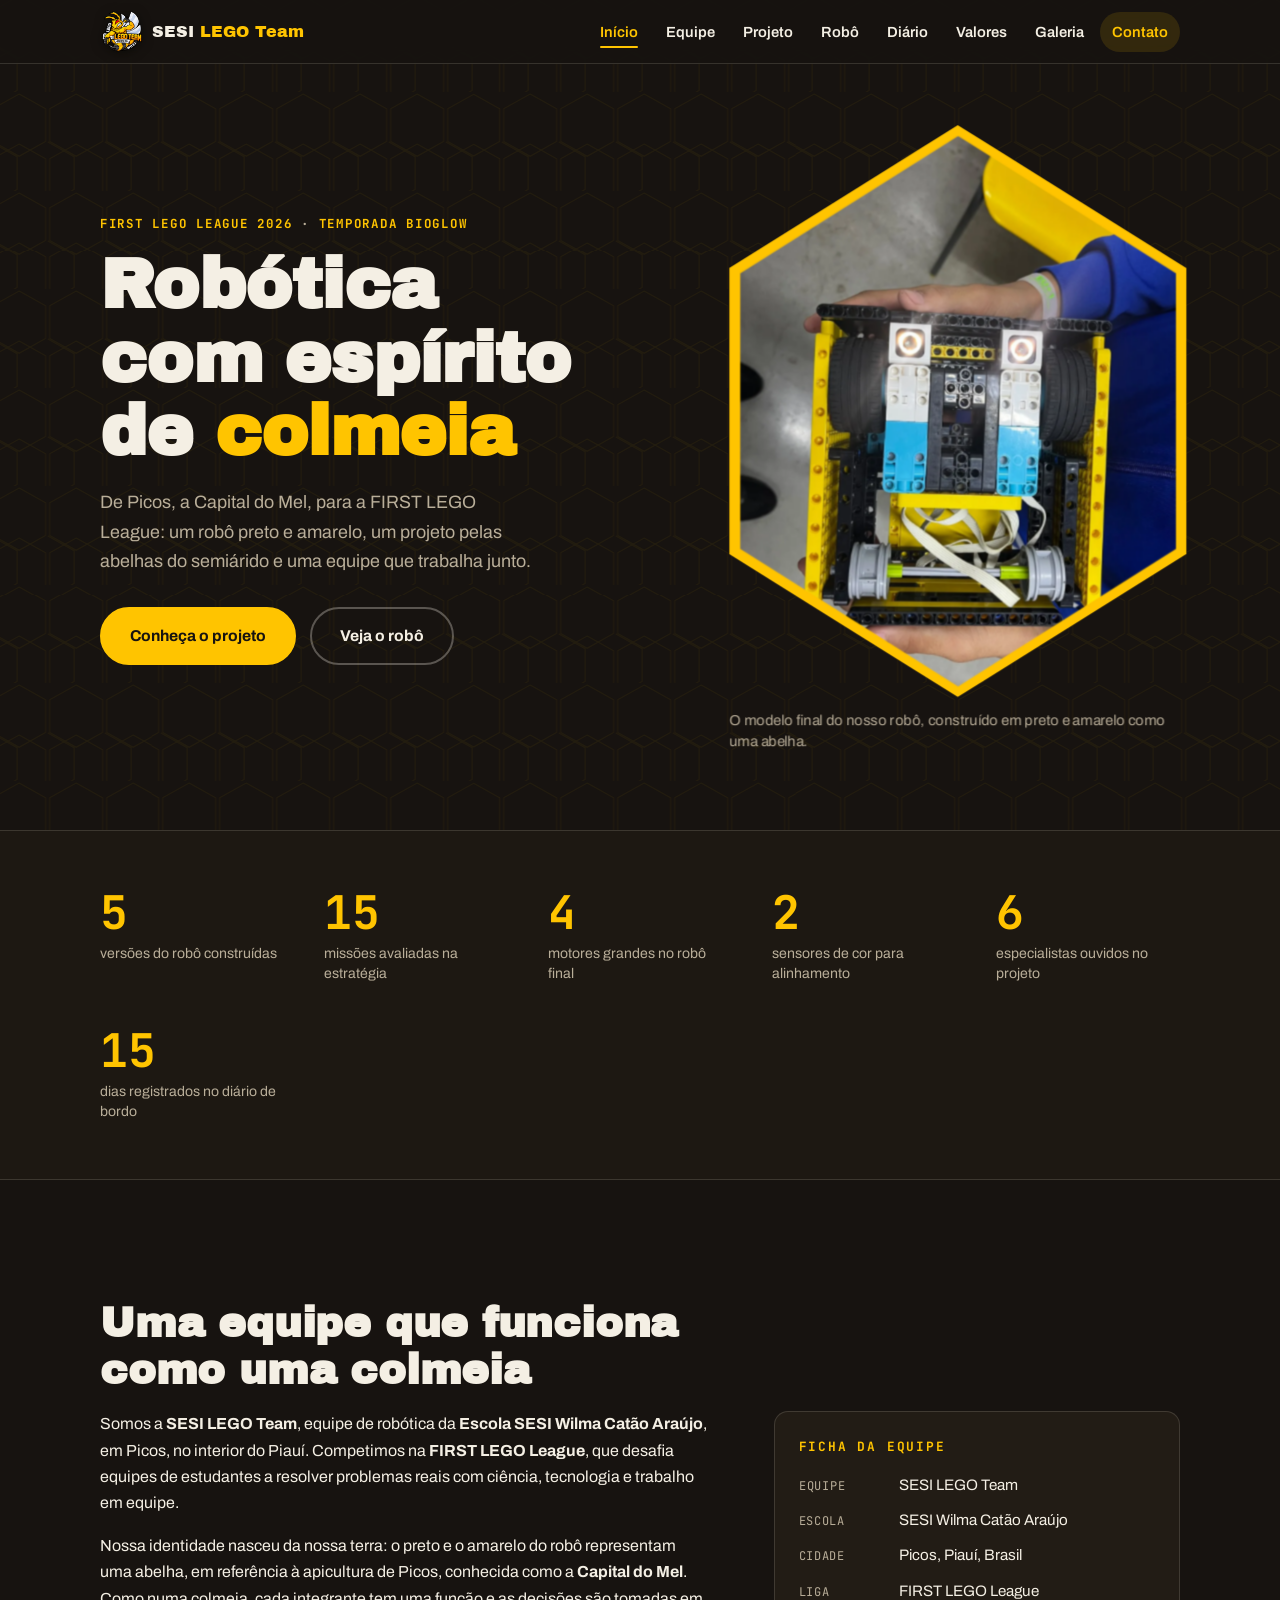
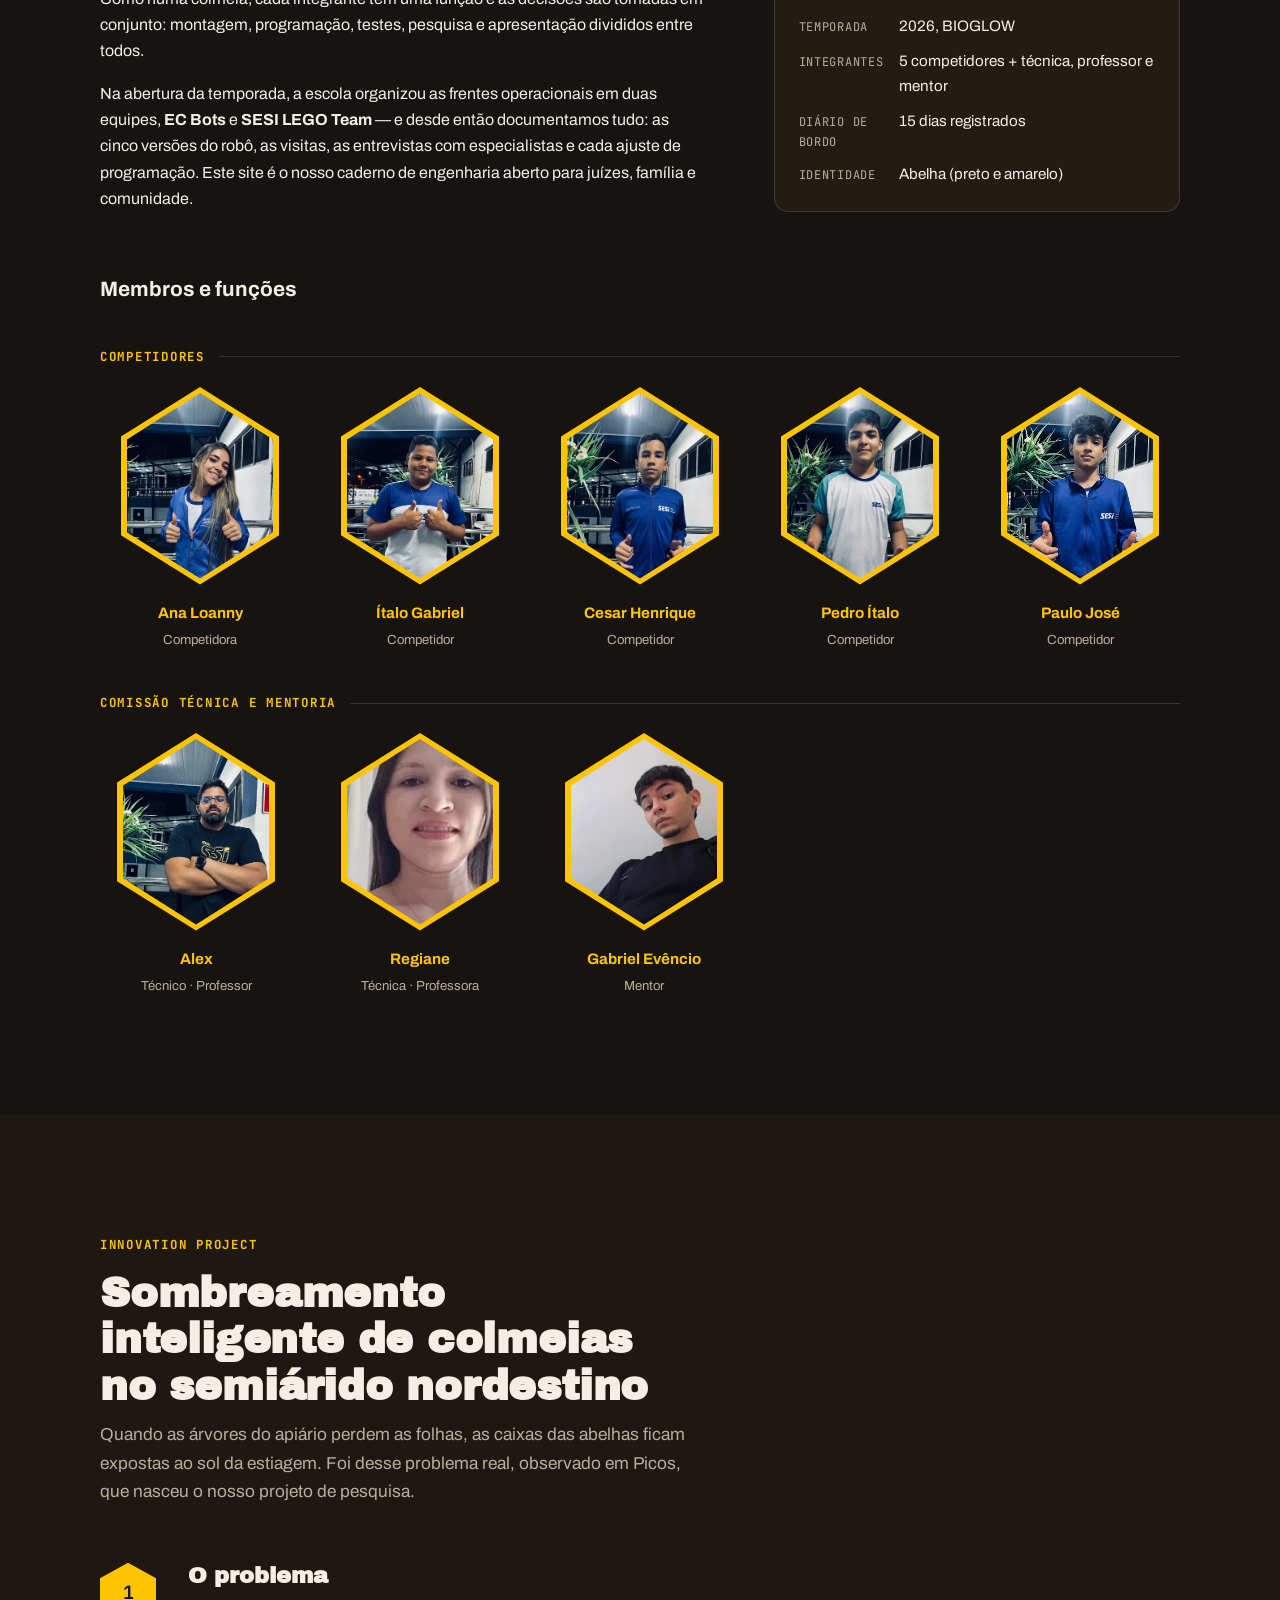
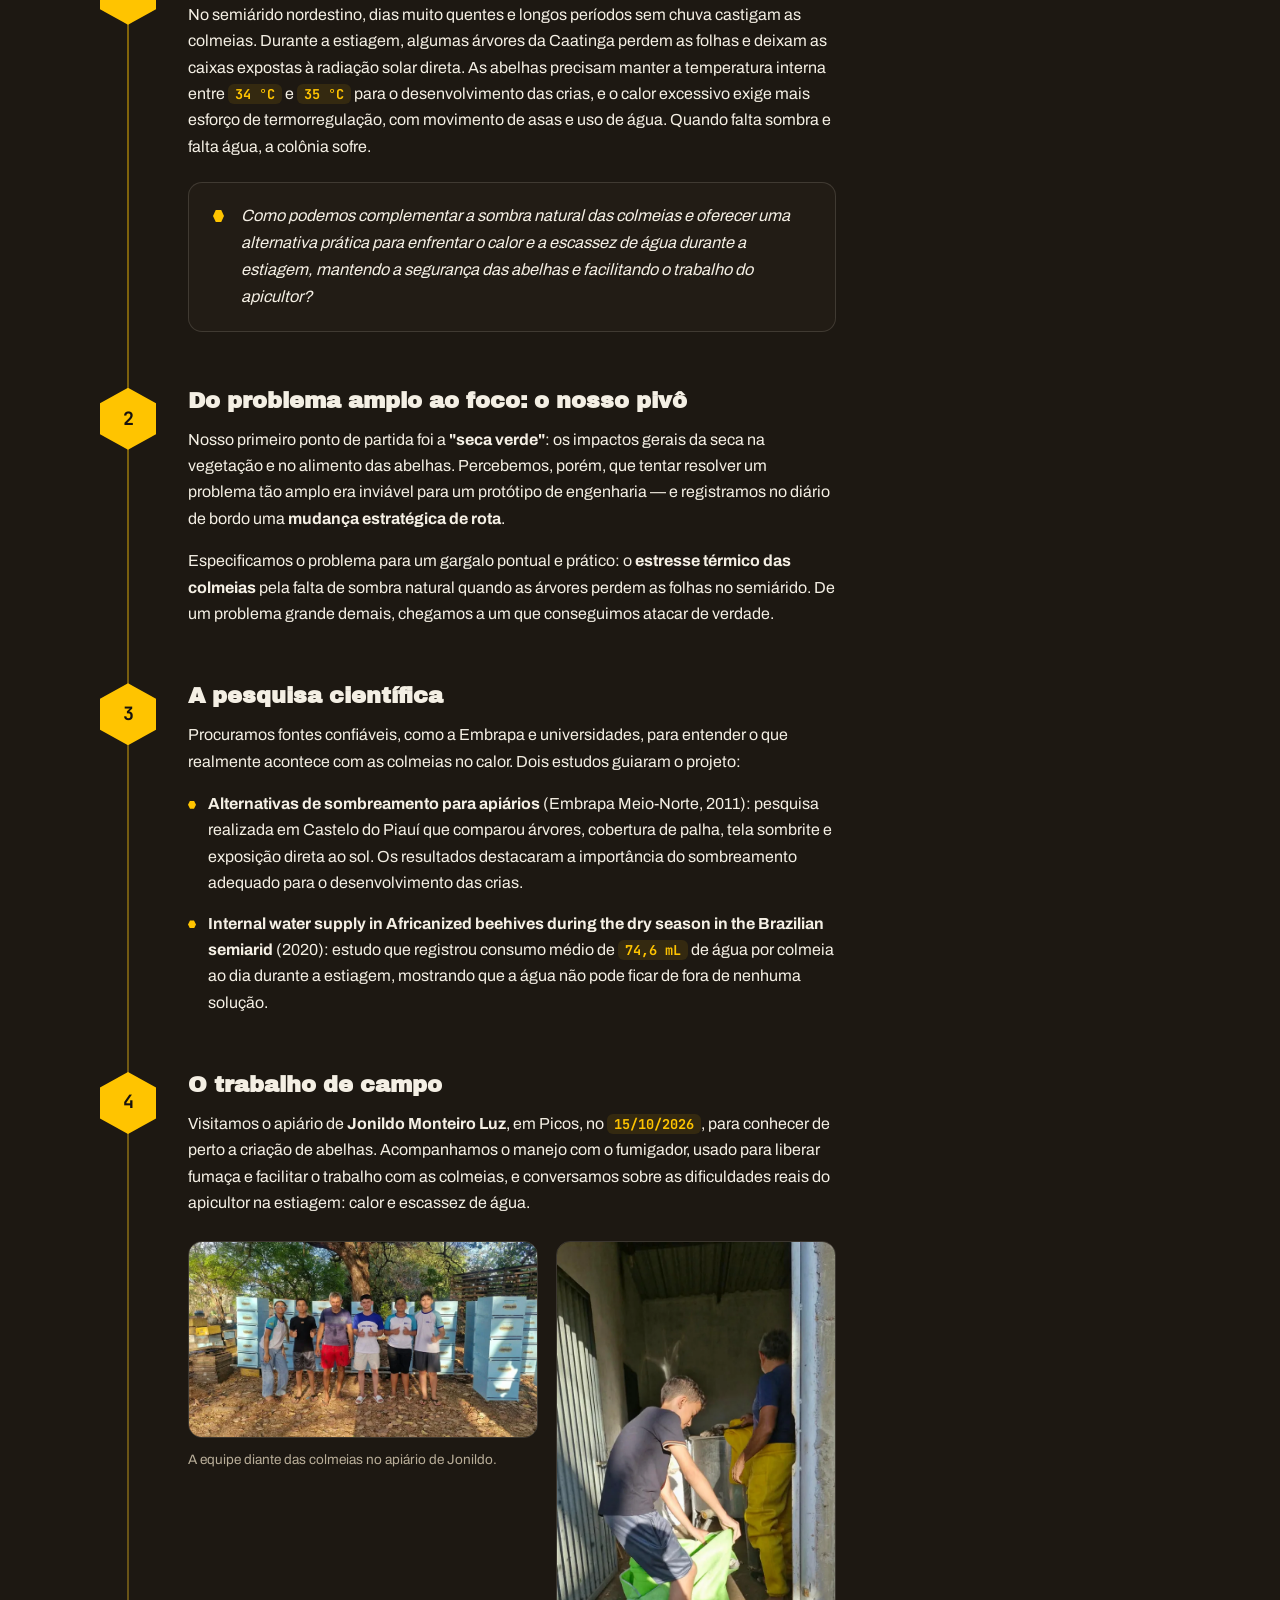
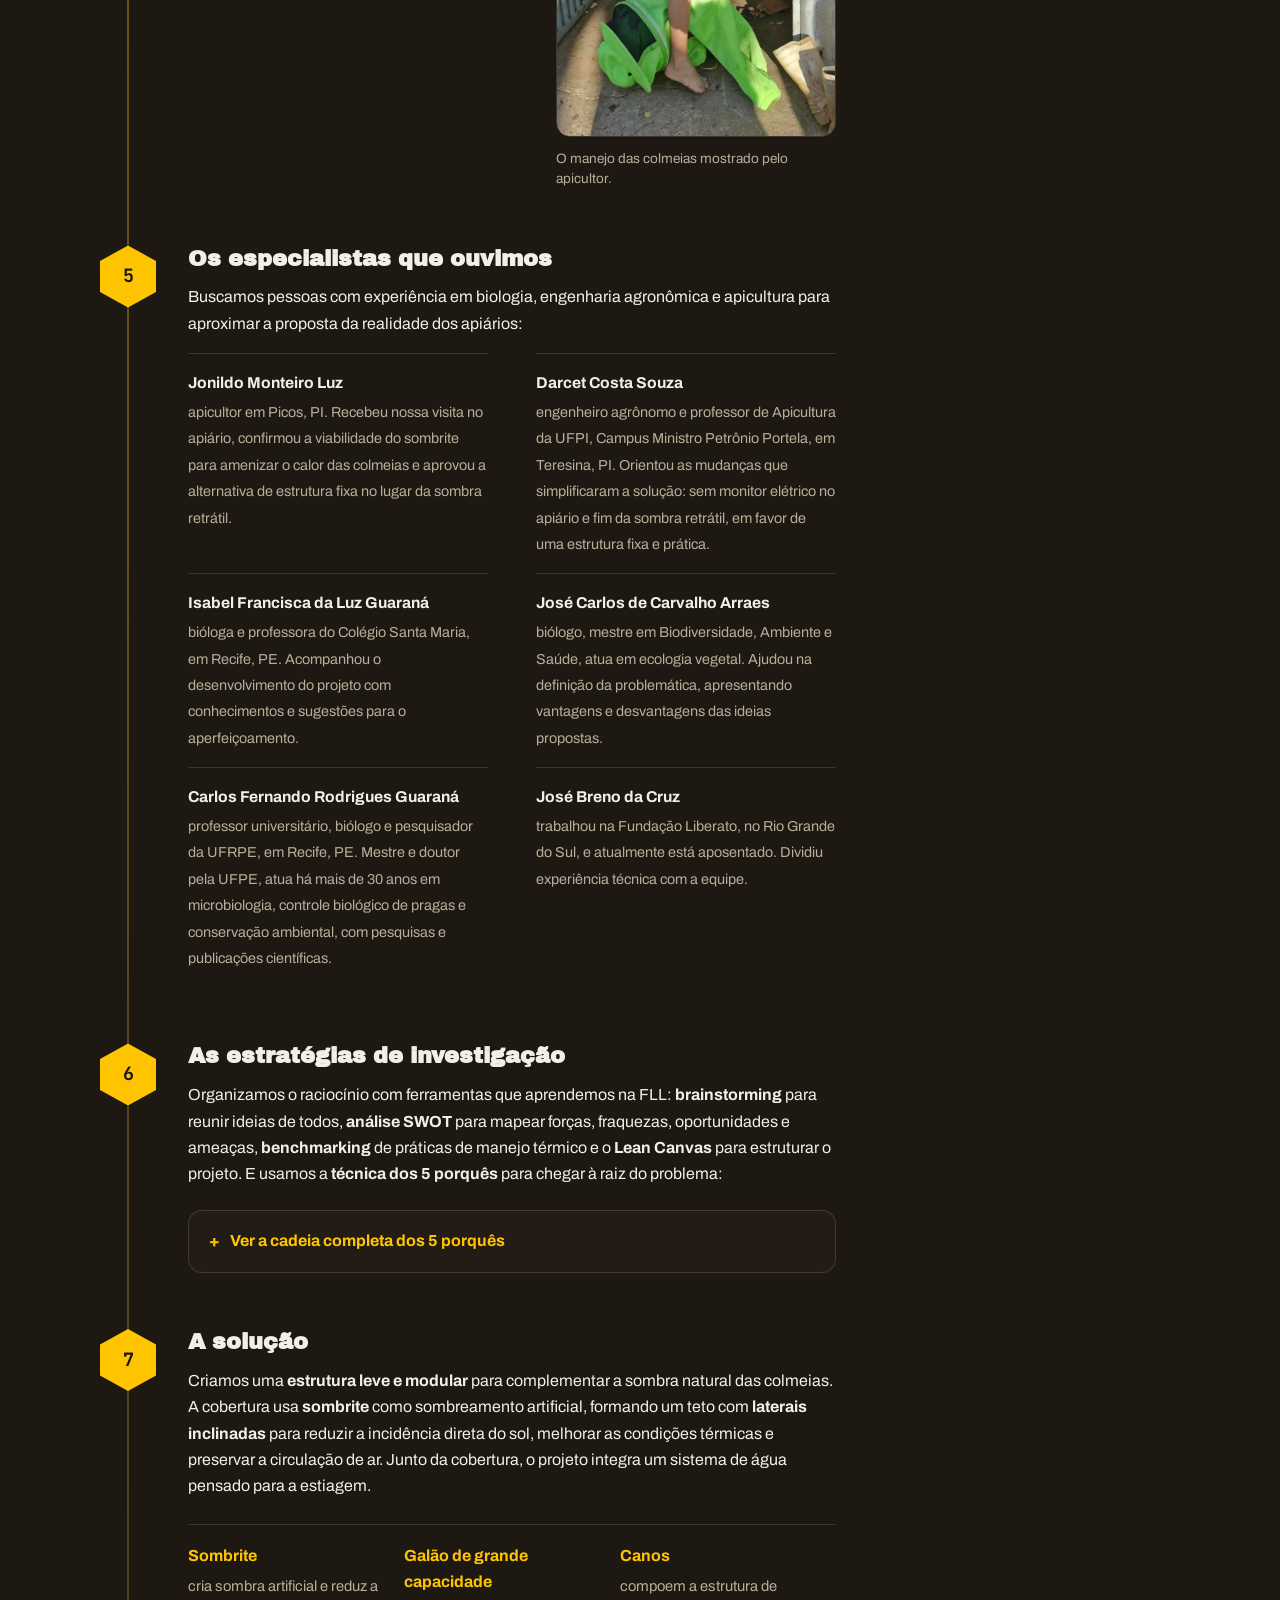
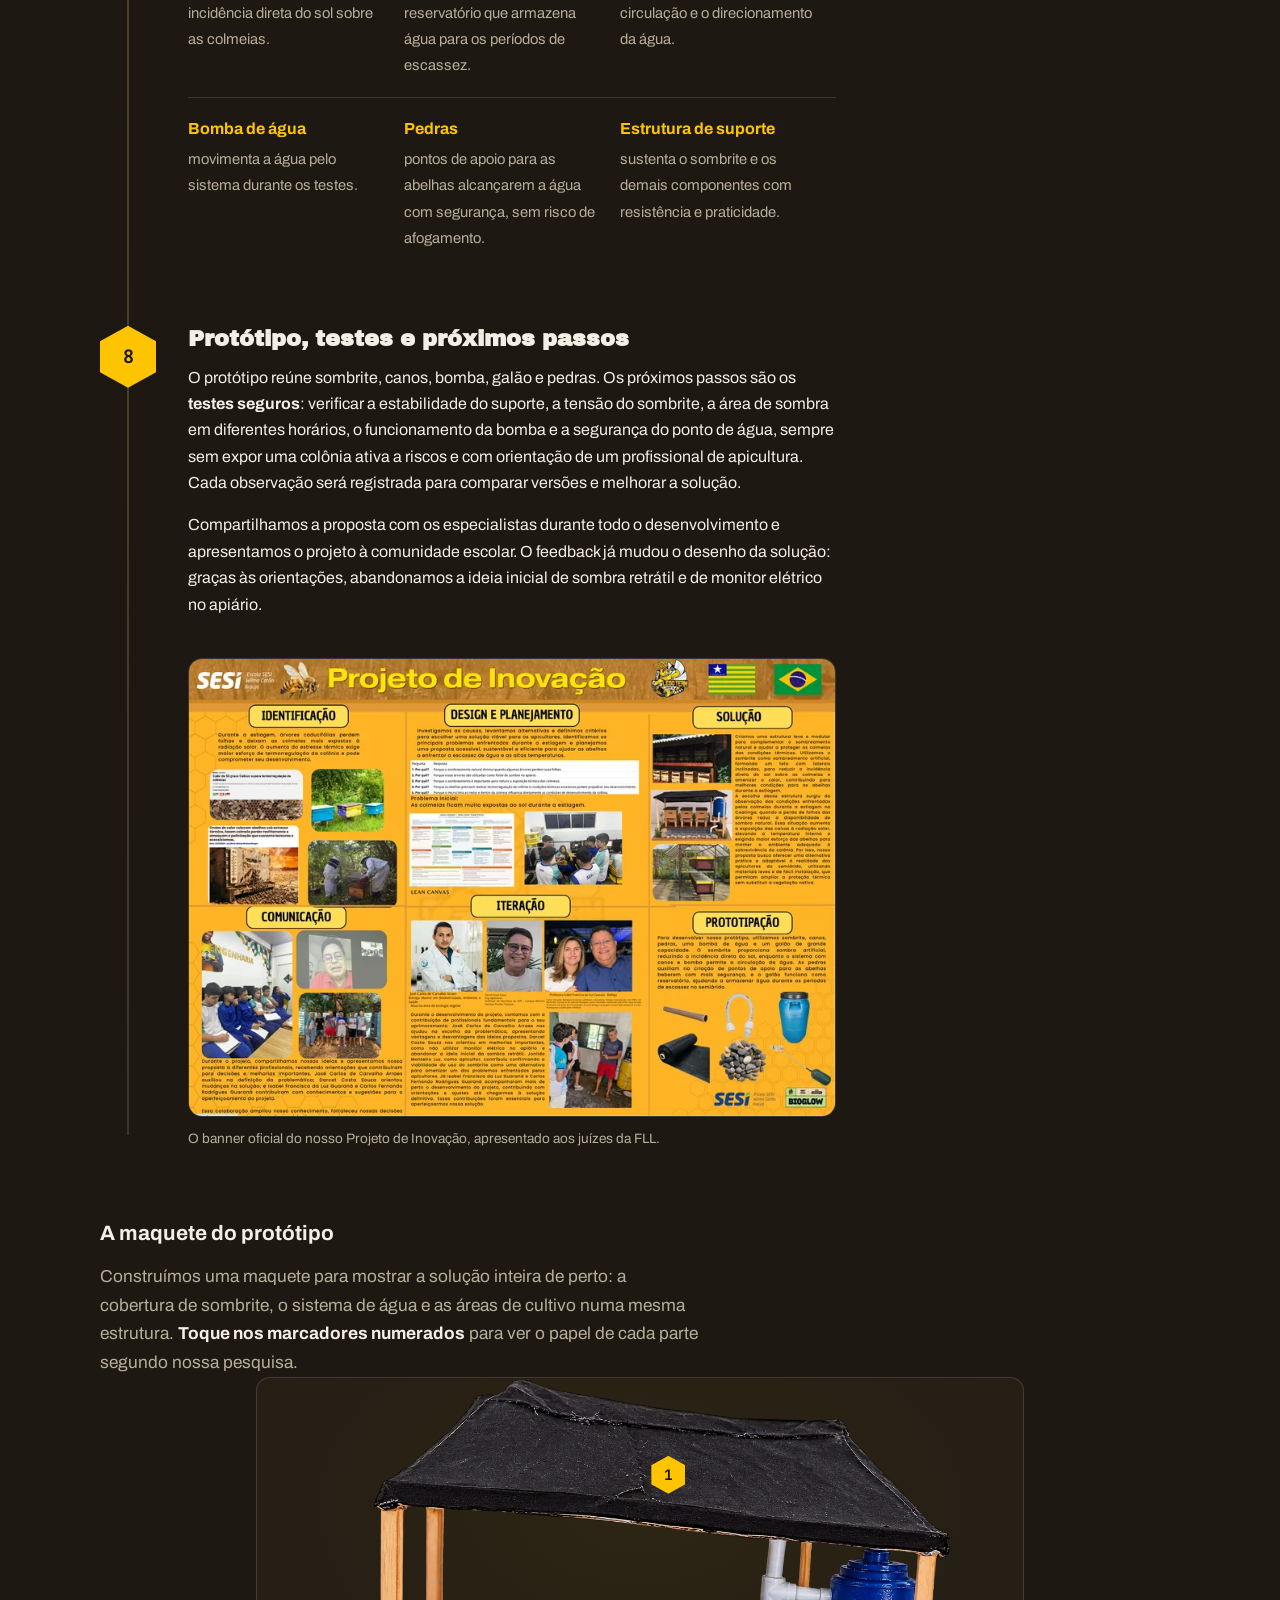
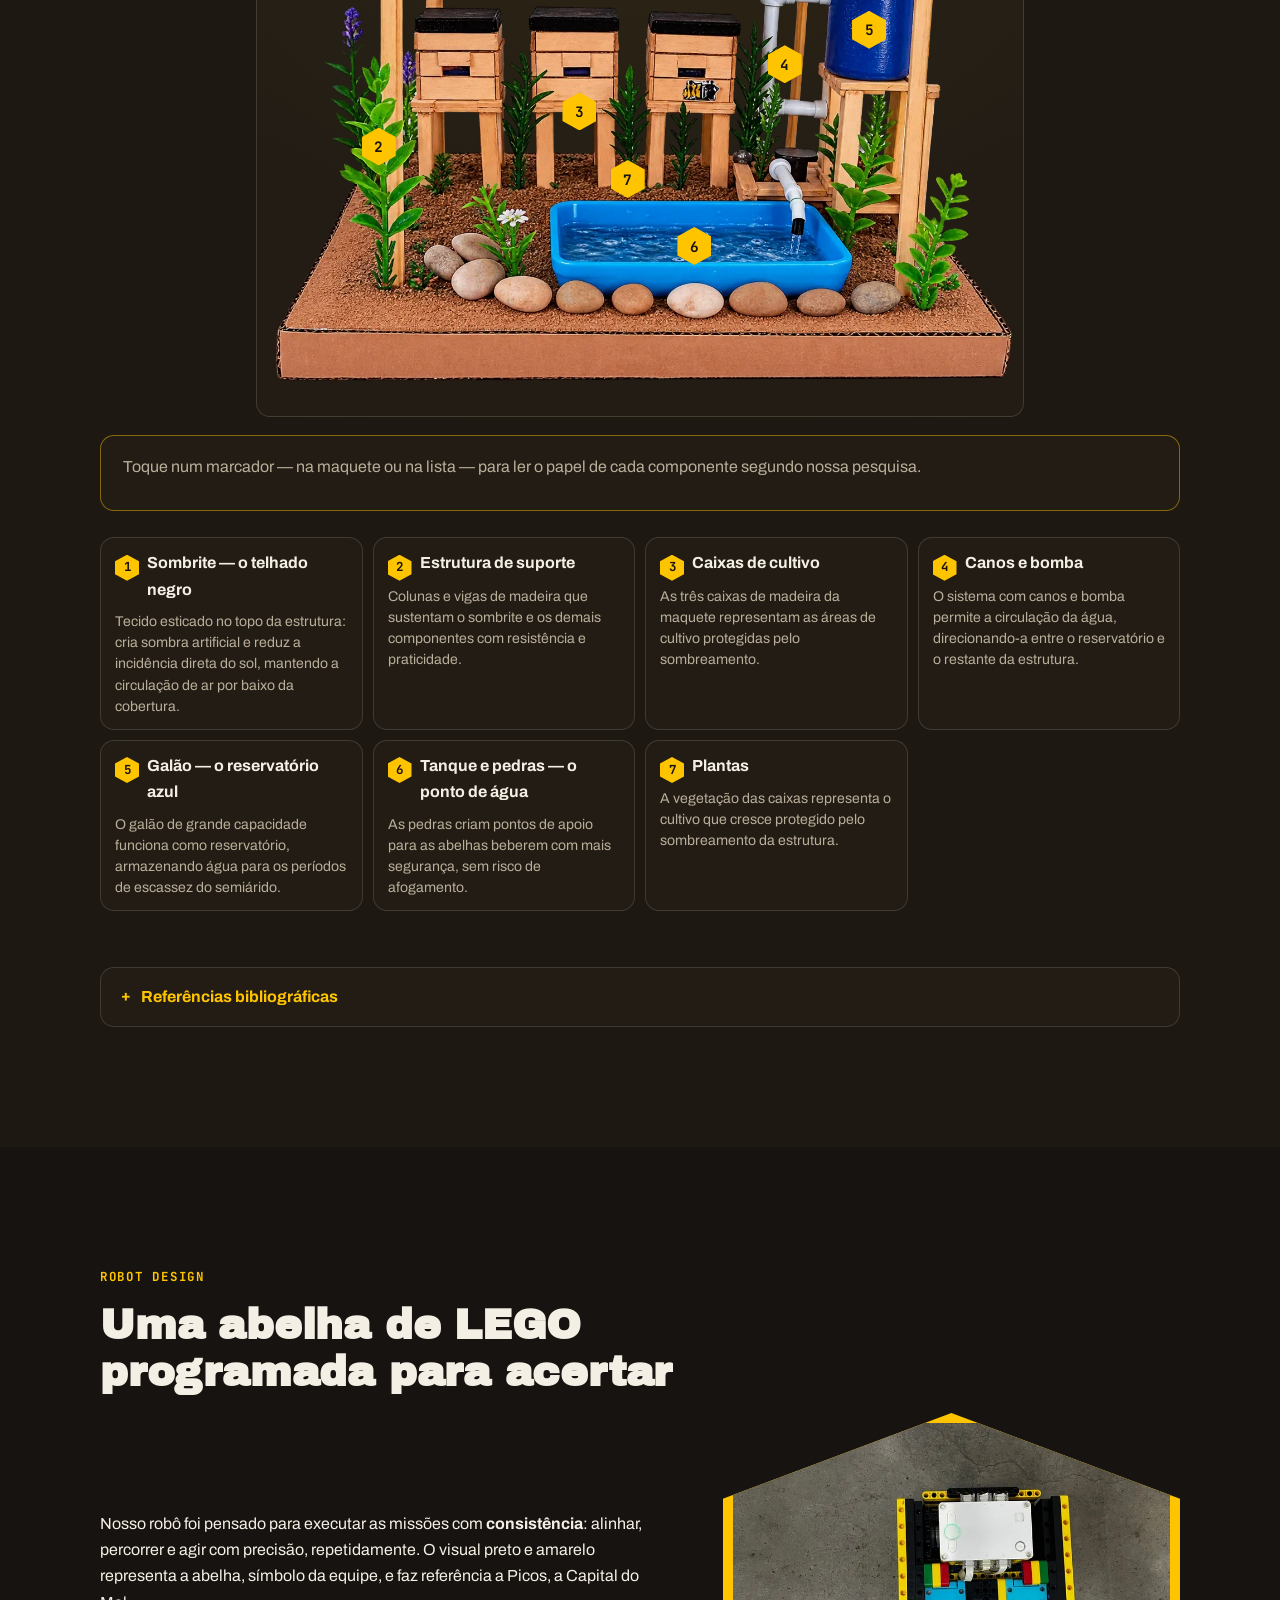
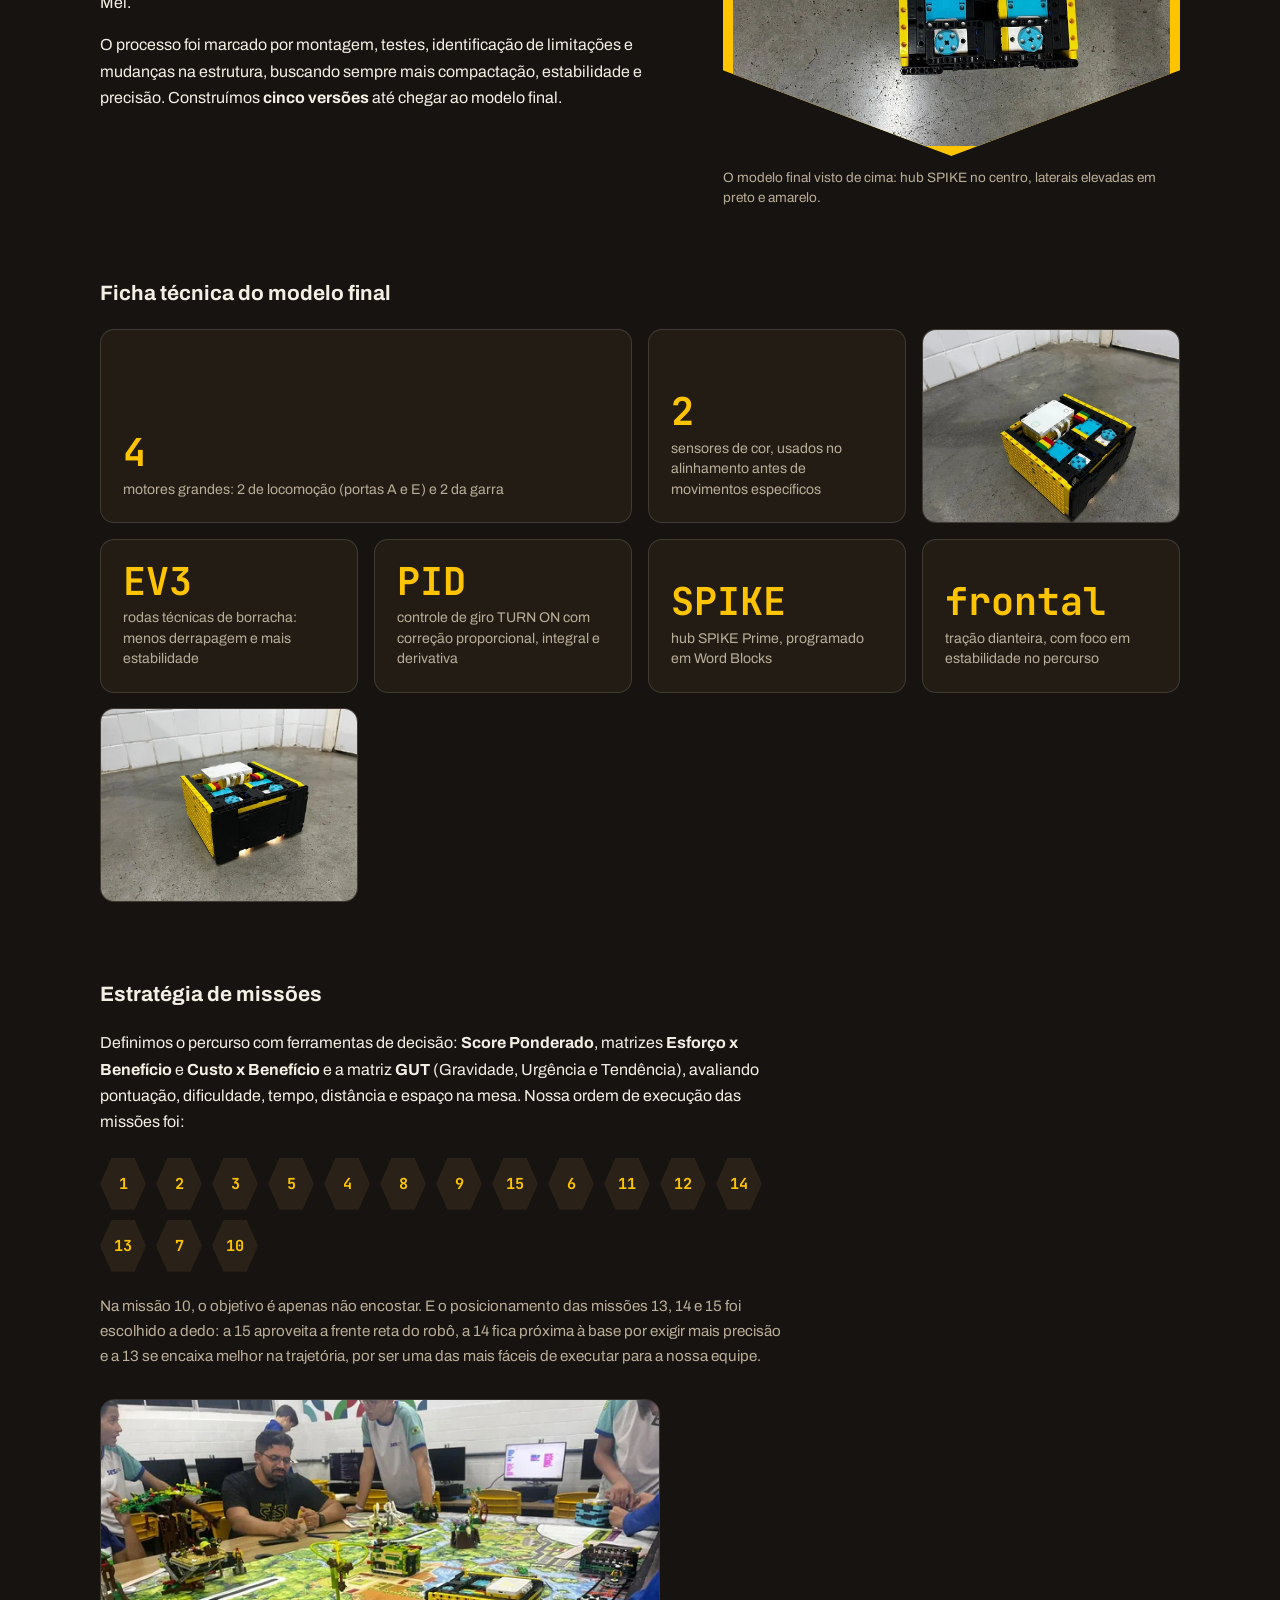
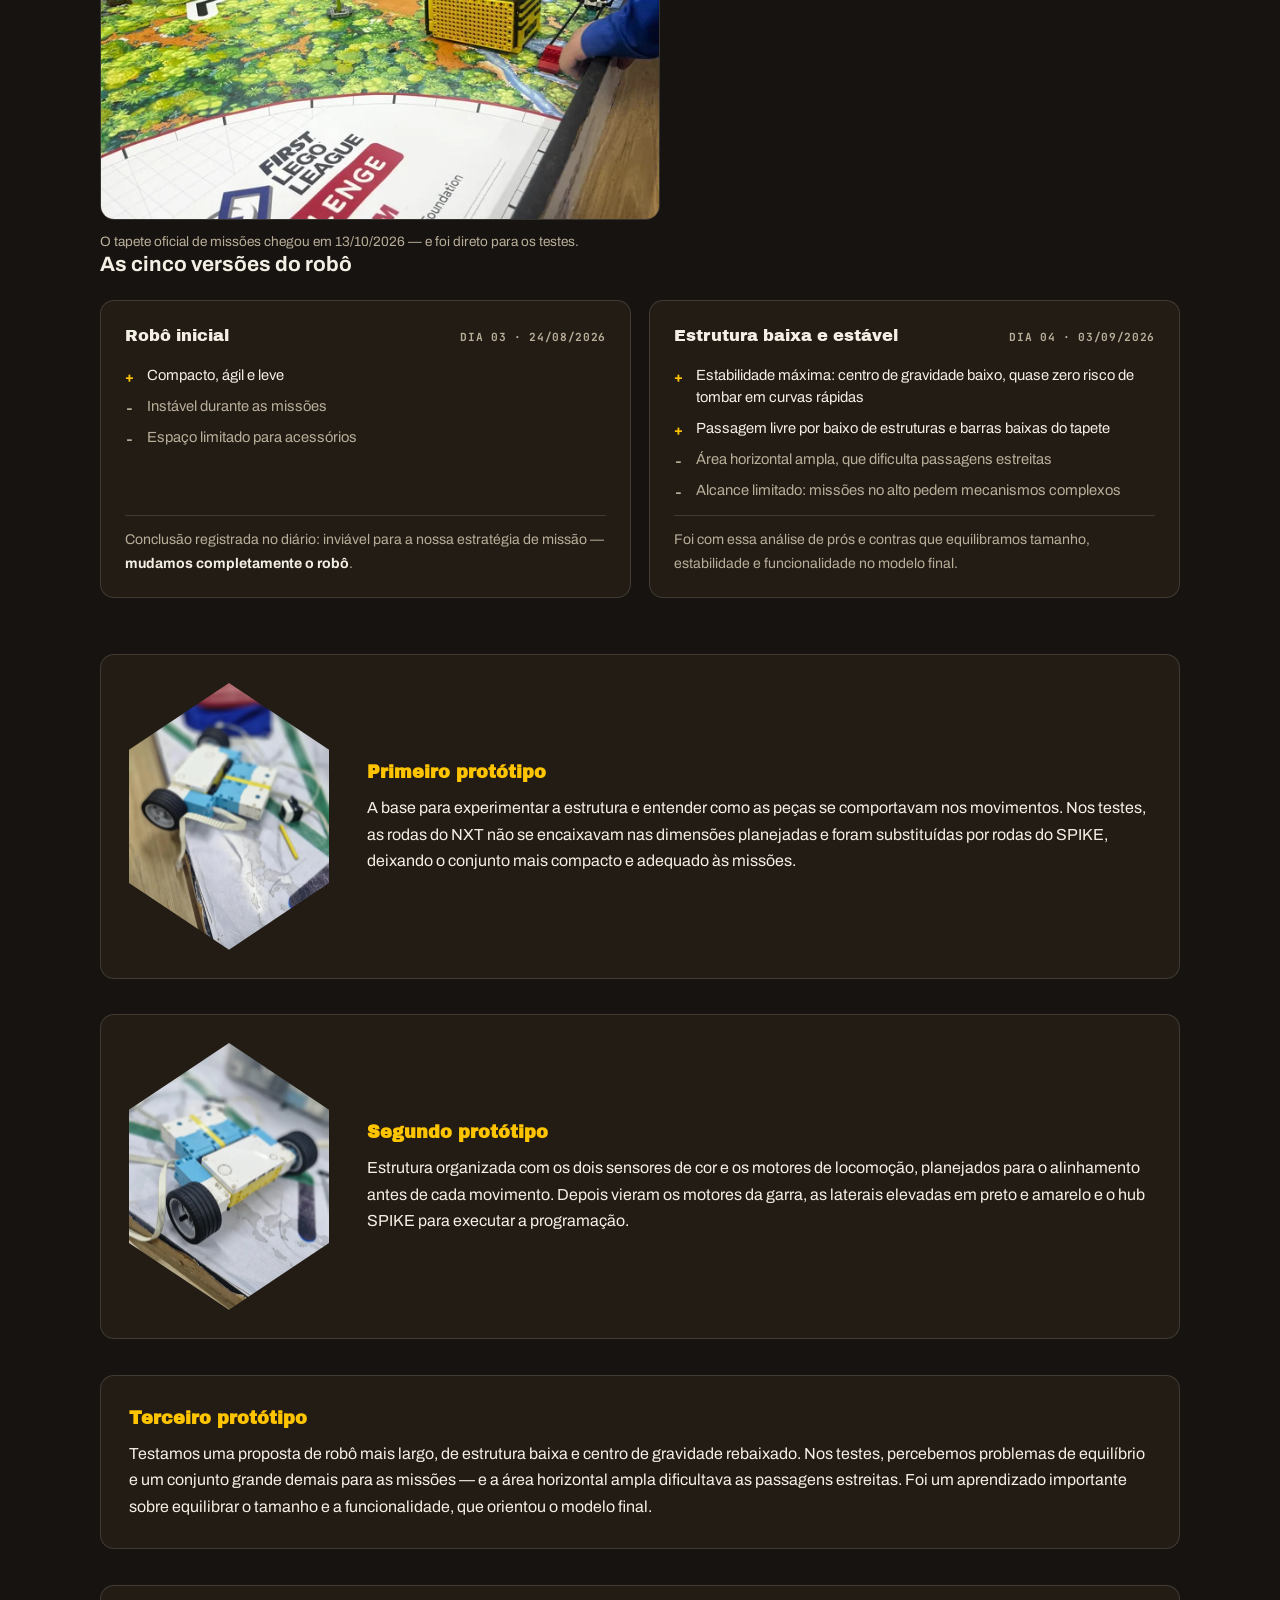
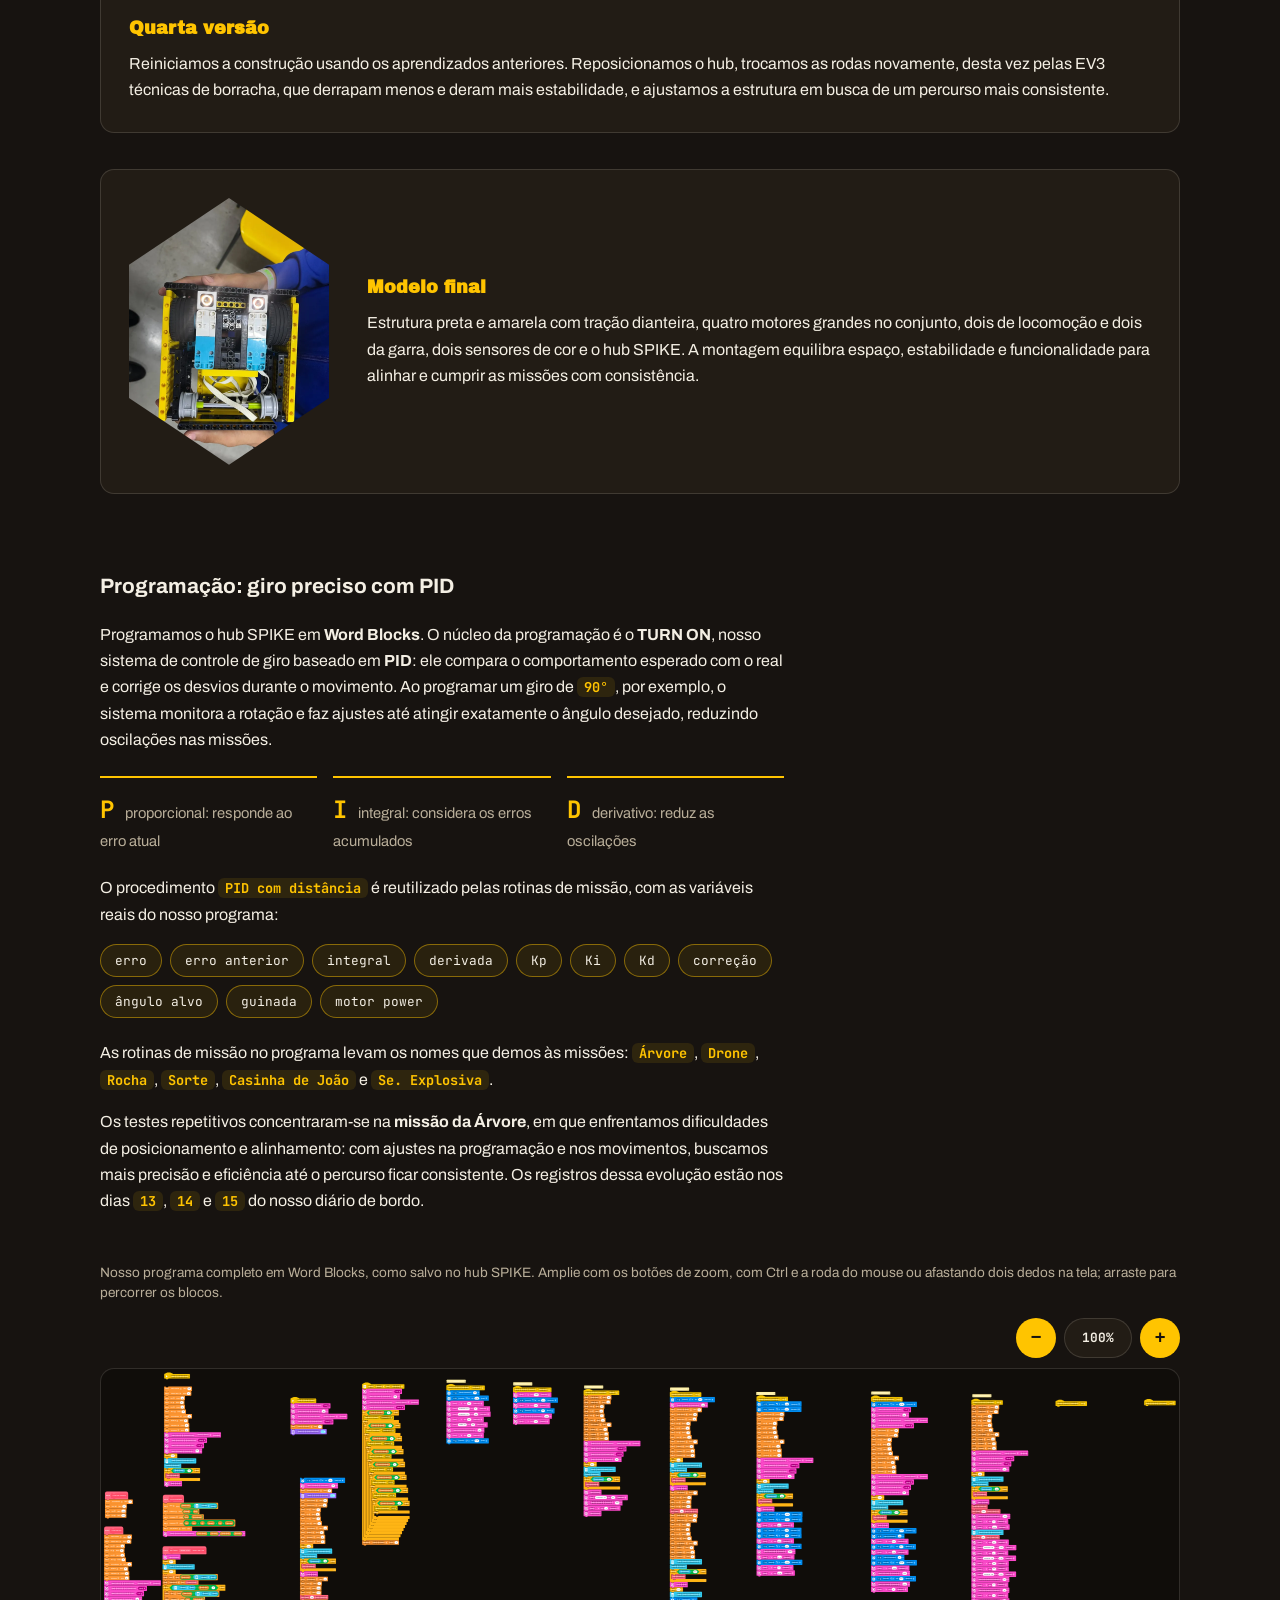
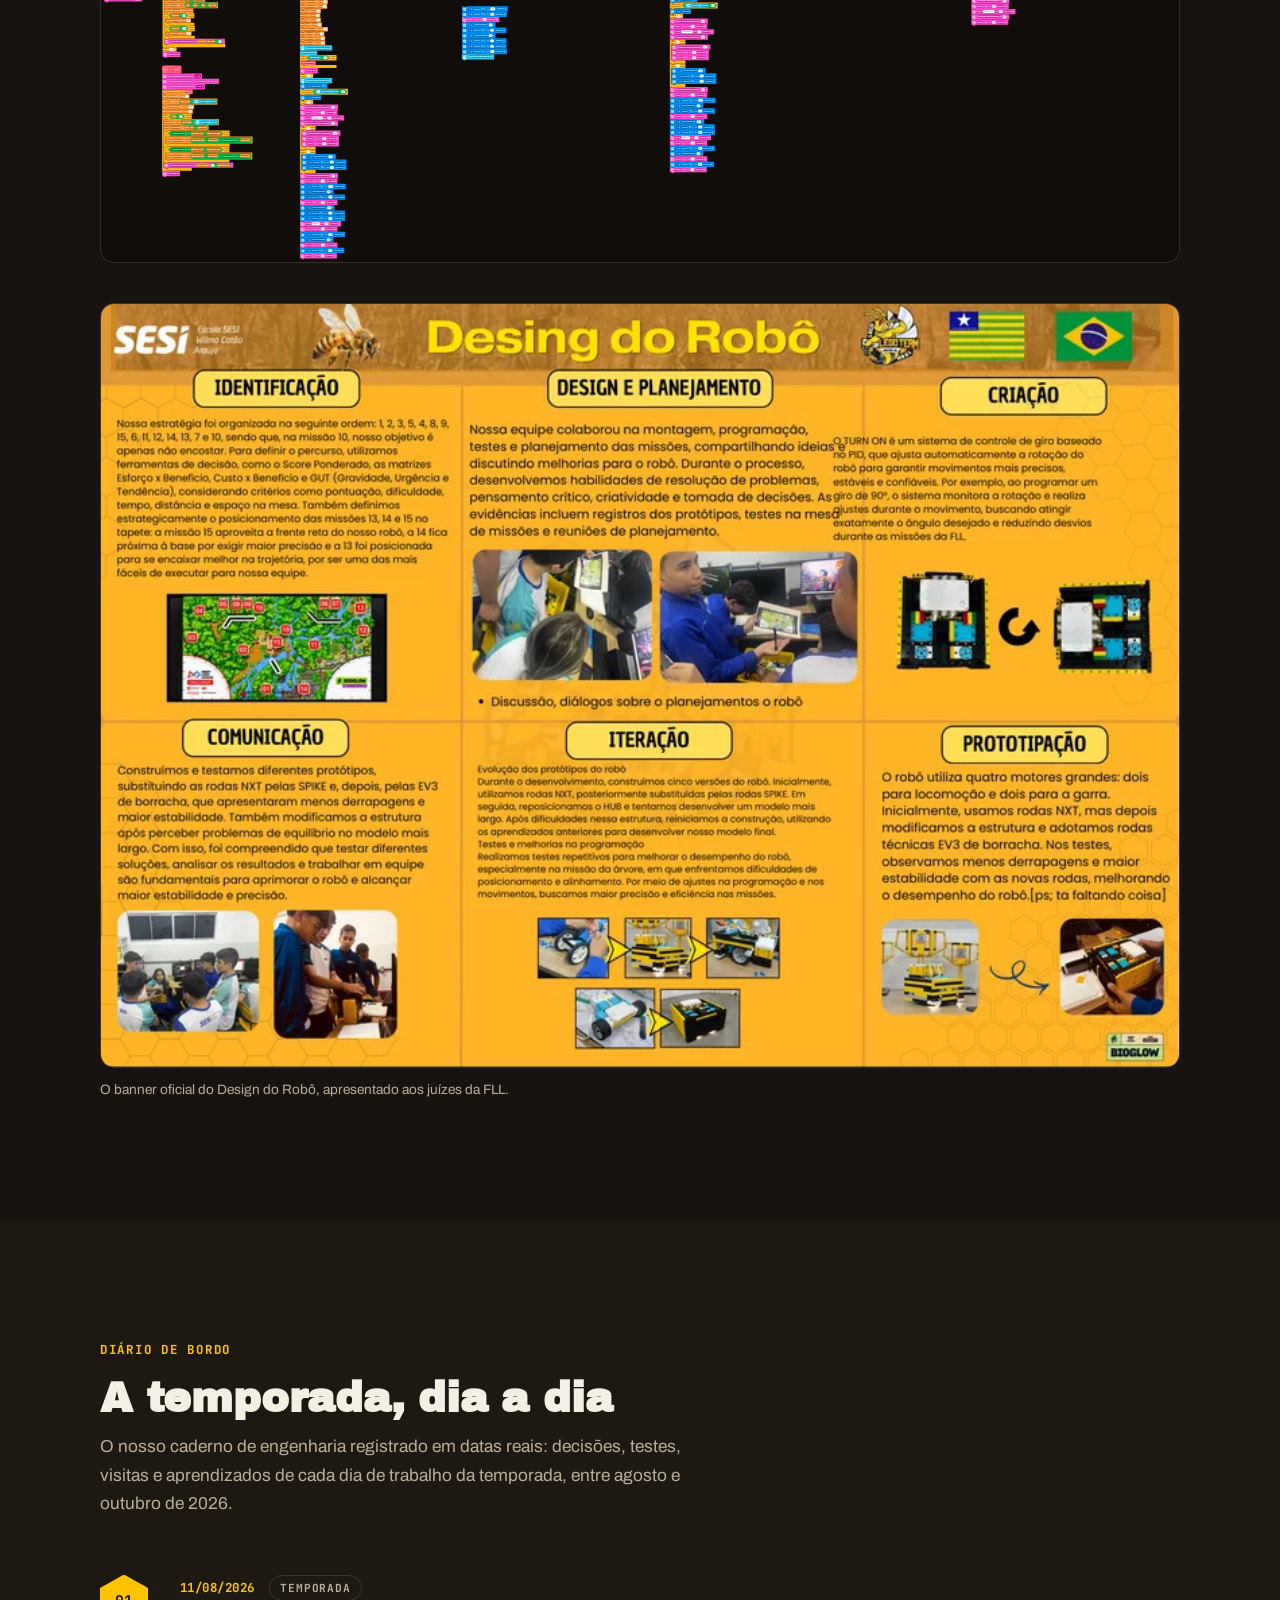
<file: index.html>
<!DOCTYPE html>
<html lang="pt-BR">
<head>
  <meta charset="UTF-8">
  <meta name="viewport" content="width=device-width, initial-scale=1.0">

  <!-- ============================================================
       SEO BÁSICO (edite o domínio quando publicar)
       ============================================================ -->
  <title>SESI LEGO Team | Equipe de robótica FIRST LEGO League em Picos, PI</title>
  <meta name="description" content="Site oficial da SESI LEGO Team, equipe da Escola SESI Wilma Catão Araújo (Picos, PI) na FIRST LEGO League 2026: projeto de pesquisa sobre sombreamento de colmeias no semiárido e robô LEGO preto e amarelo com controle PID.">
  <meta name="author" content="SESI LEGO Team">
  <meta name="theme-color" content="#171310">
  <link rel="canonical" href="https://viturinos.github.io/SESI-LEGO-TEAM/"><!-- EDITAR: URL final após publicar -->

  <!-- Open Graph -->
  <meta property="og:type" content="website">
  <meta property="og:locale" content="pt_BR">
  <meta property="og:site_name" content="SESI LEGO Team">
  <meta property="og:title" content="SESI LEGO Team | FIRST LEGO League 2026">
  <meta property="og:description" content="Robótica com espírito de colmeia: um projeto pelas abelhas do semiárido e um robô preto e amarelo construído em Picos, a Capital do Mel.">
  <meta property="og:image" content="assets/img/og-image.png">
  <meta name="twitter:card" content="summary_large_image">

  <!-- Favicon (emblema oficial da equipe) -->
  <link rel="icon" type="image/png" href="assets/img/favicon.png">
  <link rel="apple-touch-icon" href="assets/img/apple-touch-icon.png">

  <!-- Fontes auto-hospedadas (subconjunto latin cobre pt-BR) -->
  <link rel="stylesheet" href="assets/fonts/fonts.css">
  <link rel="preload" href="assets/fonts/ArchivoBlack-400.woff2" as="font" type="font/woff2" crossorigin>

  <!-- Estilo principal -->
  <link rel="stylesheet" href="assets/css/style.css">

  <!-- Dados estruturados para buscadores -->
  <script type="application/ld+json">
  {
    "@context": "https://schema.org",
    "@type": "Organization",
    "name": "SESI LEGO Team",
    "description": "Equipe de robótica estudantil da Escola SESI Wilma Catão Araújo, em Picos (PI), participante da FIRST LEGO League.",
    "url": "https://viturinos.github.io/SESI-LEGO-TEAM/",
    "logo": "assets/img/emblema.png",
    "address": {
      "@type": "PostalAddress",
      "addressLocality": "Picos",
      "addressRegion": "PI",
      "addressCountry": "BR"
    },
    "affiliation": "FIRST LEGO League",
    "sameAs": ["https://instagram.com/sesilegoteampi_"]
  }
  </script>
</head>
<body>
  <a class="skip-link" href="#conteudo">Pular para o conteúdo</a>

  <!-- Barra de progresso de leitura -->
  <div class="progresso-leitura" aria-hidden="true"></div>

  <!-- ============================================================
       NAVEGAÇÃO
       ============================================================ -->
  <header class="topbar" id="topo">
    <nav class="nav container" aria-label="Navegação principal">
      <a class="brand" href="#inicio">
        <img class="brand-mark" src="assets/img/emblema.png" alt="" width="624" height="640" decoding="async">
        <span class="brand-name">SESI <b>LEGO Team</b></span>
      </a>

      <button class="nav-toggle" id="navToggle" aria-expanded="false" aria-controls="navMenu" aria-label="Abrir menu de navegação">
        <span class="hamburger" aria-hidden="true"></span>
      </button>

      <ul class="nav-menu" id="navMenu">
        <li><a href="#inicio" aria-current="page">Início</a></li>
        <li><a href="#equipe">Equipe</a></li>
        <li><a href="#projeto">Projeto</a></li>
        <li><a href="#robo">Robô</a></li>
        <li><a href="#diario">Diário</a></li>
        <li><a href="#valores">Valores</a></li>
        <li><a href="#galeria">Galeria</a></li>
        <li><a href="#contato" class="nav-cta">Contato</a></li>
      </ul>
    </nav>
  </header>

  <main id="conteudo">

    <!-- ============================================================
         1. HERO
         ============================================================ -->
    <section class="hero" id="inicio">
      <div class="hero-favo" aria-hidden="true"></div>
      <div class="container hero-grid">
        <div class="hero-texto">
          <p class="eyebrow">FIRST LEGO League 2026 <span class="sep">·</span> Temporada BIOGLOW</p>
          <h1 class="display">Robótica com espírito de <em>colmeia</em></h1>
          <p class="hero-sub">
            De Picos, a Capital do Mel, para a FIRST LEGO League: um robô
            preto e amarelo, um projeto pelas abelhas do semiárido e uma
            equipe que trabalha junto.
          </p>
          <div class="hero-acoes">
            <a class="btn" href="#projeto">Conheça o projeto</a>
            <a class="btn btn-ghost" href="#robo">Veja o robô</a>
          </div>
        </div>

        <figure class="hero-figura">
          <div class="hex-frame">
            <img src="assets/img/robo-final-4.webp"
                 alt="Robô LEGO preto e amarelo da equipe segurado pelas mãos de um integrante, visto de frente, com as duas rodas pretas grandes e o hub SPIKE central"
                 width="840" height="1120" fetchpriority="high" decoding="async">
          </div>
          <figcaption class="legenda">O modelo final do nosso robô, construído em preto e amarelo como uma abelha.</figcaption>
        </figure>
      </div>
    </section>

    <!-- Faixa de números reais do processo -->
    <section class="numeros" aria-label="Números da temporada">
      <div class="container numeros-grid">
        <div class="numero reveal reveal-3d"><span class="numero-valor" data-contador="5">5</span><span class="numero-rotulo">versões do robô construídas</span></div>
        <div class="numero reveal reveal-3d"><span class="numero-valor" data-contador="15">15</span><span class="numero-rotulo">missões avaliadas na estratégia</span></div>
        <div class="numero reveal reveal-3d"><span class="numero-valor" data-contador="4">4</span><span class="numero-rotulo">motores grandes no robô final</span></div>
        <div class="numero reveal reveal-3d"><span class="numero-valor" data-contador="2">2</span><span class="numero-rotulo">sensores de cor para alinhamento</span></div>
        <div class="numero reveal reveal-3d"><span class="numero-valor" data-contador="6">6</span><span class="numero-rotulo">especialistas ouvidos no projeto</span></div>
        <div class="numero reveal reveal-3d"><span class="numero-valor" data-contador="15">15</span><span class="numero-rotulo">dias registrados no diário de bordo</span></div>
      </div>
    </section>

    <!-- ============================================================
         2. SOBRE A EQUIPE
         ============================================================ -->
    <section class="secao" id="equipe">
      <div class="container">
        <h2 class="titulo-secao reveal">Uma equipe que funciona como uma colmeia</h2>

        <div class="equipe-grid">
          <div class="equipe-texto reveal">
            <!-- EDITAR: apresentação da equipe -->
            <p>
              Somos a <strong>SESI LEGO Team</strong>, equipe de robótica da
              <strong>Escola SESI Wilma Catão Araújo</strong>, em Picos, no
              interior do Piauí. Competimos na <strong>FIRST LEGO League</strong>,
              que desafia equipes de estudantes a resolver problemas reais com
              ciência, tecnologia e trabalho em equipe.
            </p>
            <p>
              Nossa identidade nasceu da nossa terra: o preto e o amarelo do
              robô representam uma abelha, em referência à apicultura de Picos,
              conhecida como a <strong>Capital do Mel</strong>. Como numa colmeia,
              cada integrante tem uma função e as decisões são tomadas em conjunto:
              montagem, programação, testes, pesquisa e apresentação divididos
              entre todos.
            </p>
            <p>
              Na abertura da temporada, a escola organizou as frentes
              operacionais em duas equipes, <strong>EC Bots</strong> e
              <strong>SESI LEGO Team</strong> — e desde então documentamos tudo:
              as cinco versões do robô, as visitas, as entrevistas com
              especialistas e cada ajuste de programação. Este site é o nosso
              caderno de engenharia aberto para juízes, família e comunidade.
            </p>
          </div>

          <aside class="ficha reveal" aria-label="Ficha da equipe">
            <h3 class="ficha-titulo">Ficha da equipe</h3>
            <dl class="ficha-lista">
              <div><dt>Equipe</dt><dd>SESI LEGO Team</dd></div>
              <div><dt>Escola</dt><dd>SESI Wilma Catão Araújo</dd></div>
              <div><dt>Cidade</dt><dd>Picos, Piauí, Brasil</dd></div>
              <div><dt>Liga</dt><dd>FIRST LEGO League</dd></div>
              <div><dt>Temporada</dt><dd>2026, BIOGLOW</dd></div>
              <div><dt>Integrantes</dt><dd>5 competidores + técnica, professor e mentor</dd></div>
              <div><dt>Diário de bordo</dt><dd>15 dias registrados</dd></div>
              <div><dt>Identidade</dt><dd>Abelha (preto e amarelo)</dd></div>
            </dl>
          </aside>
        </div>

        <!-- Membros -->
        <h3 class="subtitulo-secao reveal">Membros e funções</h3>

        <div class="membros-grupo">
          <p class="membros-grupo-titulo reveal">Competidores</p>
          <ul class="membros">
            <li class="membro reveal reveal-3d">
              <div class="membro-foto">
                <img src="assets/img/equipe/ana-loanny.webp"
                     alt="Ana Loanny de jaqueta azul da escola, sorrindo e fazendo sinal de positivo com a mão, em ambiente escolar"
                     width="360" height="480" loading="lazy" decoding="async">
              </div>
              <h4 class="membro-nome">Ana Loanny</h4>
              <p class="membro-funcao">Competidora</p>
            </li>
            <li class="membro reveal reveal-3d">
              <div class="membro-foto">
                <img src="assets/img/equipe/italo-gabriel.webp"
                     alt="Ítalo Gabriel de camiseta azul e branca, sorrindo com os dois polegares para cima, em ambiente escolar"
                     width="360" height="480" loading="lazy" decoding="async">
              </div>
              <h4 class="membro-nome">Ítalo Gabriel</h4>
              <p class="membro-funcao">Competidor</p>
            </li>
            <li class="membro reveal reveal-3d">
              <div class="membro-foto">
                <img src="assets/img/equipe/cesar-henrique.webp"
                     alt="Cesar Henrique de jaqueta azul da escola, sorrindo com os polegares para cima, em ambiente escolar"
                     width="360" height="480" loading="lazy" decoding="async">
              </div>
              <h4 class="membro-nome">Cesar Henrique</h4>
              <p class="membro-funcao">Competidor</p>
            </li>
            <li class="membro reveal reveal-3d">
              <div class="membro-foto">
                <img src="assets/img/equipe/pedro-italo.webp"
                     alt="Pedro Ítalo de camiseta branca com mangas verde-água e o logotipo do SESI, sorrindo com o polegar para cima"
                     width="360" height="480" loading="lazy" decoding="async">
              </div>
              <h4 class="membro-nome">Pedro Ítalo</h4>
              <p class="membro-funcao">Competidor</p>
            </li>
            <li class="membro reveal reveal-3d">
              <div class="membro-foto">
                <img src="assets/img/equipe/paulo-jose.webp"
                     alt="Paulo José de jaqueta azul com o logotipo do SESI, sorrindo com o polegar para cima, próximo a plantas"
                     width="288" height="384" loading="lazy" decoding="async">
              </div>
              <h4 class="membro-nome">Paulo José</h4>
              <p class="membro-funcao">Competidor</p>
            </li>
          </ul>
        </div>

        <div class="membros-grupo">
          <p class="membros-grupo-titulo reveal">Comissão técnica e mentoria</p>
          <ul class="membros membros-tecnica">
            <li class="membro reveal reveal-3d">
              <div class="membro-foto">
                <img src="assets/img/equipe/alex.webp"
                     alt="Alex, técnico da equipe, de camiseta preta do SESI, óculos e barba, de braços cruzados em ambiente escolar"
                     width="360" height="480" loading="lazy" decoding="async">
              </div>
              <h4 class="membro-nome">Alex</h4>
              <p class="membro-funcao">Técnico · Professor</p>
            </li>
            <li class="membro reveal reveal-3d">
              <div class="membro-foto">
                <img src="assets/img/equipe/regiane.webp"
                     alt="Regiane, técnica da equipe, sorrindo, de blusa verde-azulada e colar"
                     width="205" height="205" loading="lazy" decoding="async">
              </div>
              <h4 class="membro-nome">Regiane</h4>
              <p class="membro-funcao">Técnica · Professora</p>
            </li>
            <li class="membro reveal reveal-3d">
              <div class="membro-foto">
                <img src="assets/img/equipe/gabriel-evencio.webp"
                     alt="Gabriel Evêncio, mentor da equipe, de camiseta preta, olhando para a câmera diante de uma parede clara"
                     width="360" height="640" loading="lazy" decoding="async">
              </div>
              <h4 class="membro-nome">Gabriel Evêncio</h4>
              <p class="membro-funcao">Mentor</p>
            </li>
          </ul>
        </div>
      </div>
    </section>

    <!-- ============================================================
         3. PROJETO DE PESQUISA (INNOVATION PROJECT)
         ============================================================ -->
    <section class="secao secao-alt" id="projeto">
      <div class="container">
        <p class="eyebrow reveal">Innovation Project</p>
        <h2 class="titulo-secao reveal">Sombreamento inteligente de colmeias no semiárido nordestino</h2>
        <p class="secao-intro reveal">
          Quando as árvores do apiário perdem as folhas, as caixas das abelhas
          ficam expostas ao sol da estiagem. Foi desse problema real, observado
          em Picos, que nasceu o nosso projeto de pesquisa.
        </p>

        <!-- Linha do tempo do projeto -->
        <ol class="jornada">

          <li class="jornada-passo reveal">
            <div class="passo-no">
              <span class="hex-node" aria-hidden="true">1</span>
            </div>
            <div class="passo-corpo">
              <h3 class="passo-titulo">O problema</h3>
              <p>
                No semiárido nordestino, dias muito quentes e longos períodos
                sem chuva castigam as colmeias. Durante a estiagem, algumas
                árvores da Caatinga perdem as folhas e deixam as caixas
                expostas à radiação solar direta. As abelhas precisam manter a temperatura
                interna entre <span class="dado">34 °C</span> e
                <span class="dado">35 °C</span> para o desenvolvimento das
                crias, e o calor excessivo exige mais esforço de
                termorregulação, com movimento de asas e uso de água. Quando
                falta sombra e falta água, a colônia sofre.
              </p>
              <blockquote class="pergunta-norteadora">
                <p>
                  Como podemos complementar a sombra natural das colmeias e
                  oferecer uma alternativa prática para enfrentar o calor e a
                  escassez de água durante a estiagem, mantendo a segurança
                  das abelhas e facilitando o trabalho do apicultor?
                </p>
              </blockquote>
            </div>
          </li>

          <li class="jornada-passo reveal">
            <div class="passo-no">
              <span class="hex-node" aria-hidden="true">2</span>
            </div>
            <div class="passo-corpo">
              <h3 class="passo-titulo">Do problema amplo ao foco: o nosso pivô</h3>
              <p>
                Nosso primeiro ponto de partida foi a <strong>"seca verde"</strong>:
                os impactos gerais da seca na vegetação e no alimento das
                abelhas. Percebemos, porém, que tentar resolver um problema
                tão amplo era inviável para um protótipo de engenharia — e
                registramos no diário de bordo uma
                <strong>mudança estratégica de rota</strong>.
              </p>
              <p>
                Especificamos o problema para um gargalo pontual e prático:
                o <strong>estresse térmico das colmeias</strong> pela falta de
                sombra natural quando as árvores perdem as folhas no semiárido.
                De um problema grande demais, chegamos a um que conseguimos
                atacar de verdade.
              </p>
            </div>
          </li>

          <li class="jornada-passo reveal">
            <div class="passo-no">
              <span class="hex-node" aria-hidden="true">3</span>
            </div>
            <div class="passo-corpo">
              <h3 class="passo-titulo">A pesquisa científica</h3>
              <p>
                Procuramos fontes confiáveis, como a Embrapa e universidades,
                para entender o que realmente acontece com as colmeias no calor.
                Dois estudos guiaram o projeto:
              </p>
              <ul class="lista-pesquisa">
                <li>
                  <strong>Alternativas de sombreamento para apiários</strong>
                  (Embrapa Meio-Norte, 2011): pesquisa realizada em Castelo do
                  Piauí que comparou árvores, cobertura de palha, tela sombrite
                  e exposição direta ao sol. Os resultados destacaram a
                  importância do sombreamento adequado para o desenvolvimento
                  das crias.
                </li>
                <li>
                  <strong>Internal water supply in Africanized beehives during
                  the dry season in the Brazilian semiarid</strong> (2020):
                  estudo que registrou consumo médio de
                  <span class="dado">74,6 mL</span> de água por colmeia ao dia
                  durante a estiagem, mostrando que a água não pode ficar de
                  fora de nenhuma solução.
                </li>
              </ul>
            </div>
          </li>

          <li class="jornada-passo reveal">
            <div class="passo-no">
              <span class="hex-node" aria-hidden="true">4</span>
            </div>
            <div class="passo-corpo">
              <h3 class="passo-titulo">O trabalho de campo</h3>
              <p>
                Visitamos o apiário de <strong>Jonildo Monteiro Luz</strong>,
                em Picos, no <span class="dado">15/10/2026</span>, para
                conhecer de perto a criação de abelhas. Acompanhamos o manejo
                com o fumigador, usado para liberar fumaça e facilitar o
                trabalho com as colmeias, e conversamos sobre as dificuldades
                reais do apicultor na estiagem: calor e escassez de água.
              </p>
              <div class="passo-fotos">
                <figure class="passo-foto">
                  <a href="assets/img/temporada-dia12-apiario.webp" class="lightbox-link" data-legenda="A equipe na visita ao apiário de Jonildo Monteiro Luz, em Picos">
                    <img src="assets/img/galeria/temporada-dia12-apiario.webp"
                         alt="Grupo da equipe posando ao ar livre no apiário, com caixas de colmeias azuis à frente e árvores ao fundo"
                         width="800" height="450" loading="lazy" decoding="async">
                  </a>
                  <figcaption class="legenda">A equipe diante das colmeias no apiário de Jonildo.</figcaption>
                </figure>
                <figure class="passo-foto">
                  <a href="assets/img/temporada-dia12-jonildo.webp" class="lightbox-link" data-legenda="Jonildo Monteiro Luz mostrando o manejo das abelhas durante a visita">
                    <img src="assets/img/galeria/temporada-dia12-jonildo.webp"
                         alt="Apicultor de macacão de proteção amarelo manuseando equipamento junto às colmeias durante a visita da equipe"
                         width="720" height="1280" loading="lazy" decoding="async">
                  </a>
                  <figcaption class="legenda">O manejo das colmeias mostrado pelo apicultor.</figcaption>
                </figure>
              </div>
            </div>
          </li>

          <li class="jornada-passo reveal">
            <div class="passo-no">
              <span class="hex-node" aria-hidden="true">5</span>
            </div>
            <div class="passo-corpo">
              <h3 class="passo-titulo">Os especialistas que ouvimos</h3>
              <p>
                Buscamos pessoas com experiência em biologia, engenharia
                agronômica e apicultura para aproximar a proposta da realidade
                dos apiários:
              </p>
              <ul class="especialistas">
                <li class="reveal">
                  <strong>Jonildo Monteiro Luz</strong>
                  <span>apicultor em Picos, PI. Recebeu nossa visita no apiário, confirmou a viabilidade do sombrite para amenizar o calor das colmeias e aprovou a alternativa de estrutura fixa no lugar da sombra retrátil.</span>
                </li>
                <li class="reveal">
                  <strong>Darcet Costa Souza</strong>
                  <span>engenheiro agrônomo e professor de Apicultura da UFPI, Campus Ministro Petrônio Portela, em Teresina, PI. Orientou as mudanças que simplificaram a solução: sem monitor elétrico no apiário e fim da sombra retrátil, em favor de uma estrutura fixa e prática.</span>
                </li>
                <li class="reveal">
                  <strong>Isabel Francisca da Luz Guaraná</strong>
                  <span>bióloga e professora do Colégio Santa Maria, em Recife, PE. Acompanhou o desenvolvimento do projeto com conhecimentos e sugestões para o aperfeiçoamento.</span>
                </li>
                <li class="reveal">
                  <strong>José Carlos de Carvalho Arraes</strong>
                  <span>biólogo, mestre em Biodiversidade, Ambiente e Saúde, atua em ecologia vegetal. Ajudou na definição da problemática, apresentando vantagens e desvantagens das ideias propostas.</span>
                </li>
                <li class="reveal">
                  <strong>Carlos Fernando Rodrigues Guaraná</strong>
                  <span>professor universitário, biólogo e pesquisador da UFRPE, em Recife, PE. Mestre e doutor pela UFPE, atua há mais de 30 anos em microbiologia, controle biológico de pragas e conservação ambiental, com pesquisas e publicações científicas.</span>
                </li>
                <li class="reveal">
                  <strong>José Breno da Cruz</strong>
                  <span>trabalhou na Fundação Liberato, no Rio Grande do Sul, e atualmente está aposentado. Dividiu experiência técnica com a equipe.</span>
                </li>
              </ul>
            </div>
          </li>

          <li class="jornada-passo reveal">
            <div class="passo-no">
              <span class="hex-node" aria-hidden="true">6</span>
            </div>
            <div class="passo-corpo">
              <h3 class="passo-titulo">As estratégias de investigação</h3>
              <p>
                Organizamos o raciocínio com ferramentas que aprendemos na FLL:
                <strong>brainstorming</strong> para reunir ideias de todos,
                <strong>análise SWOT</strong> para mapear forças, fraquezas,
                oportunidades e ameaças, <strong>benchmarking</strong> de
                práticas de manejo térmico e o <strong>Lean Canvas</strong>
                para estruturar o projeto. E usamos a
                <strong>técnica dos 5 porquês</strong> para chegar à raiz do
                problema:
              </p>
              <details class="porques">
                <summary>Ver a cadeia completa dos 5 porquês</summary>
                <ol class="porques-lista">
                  <li>Por quê? Porque o sombreamento natural diminui quando algumas árvores perdem suas folhas.</li>
                  <li>Por quê? Porque as árvores são utilizadas como fonte de sombra no apiário.</li>
                  <li>Por quê? Porque o sombreamento é importante para reduzir a exposição térmica das colmeias.</li>
                  <li>Por quê? Porque as abelhas precisam realizar a termorregulação da colônia, e condições térmicas excessivas podem prejudicar seu desenvolvimento.</li>
                  <li>Por quê? Porque o microclima ao redor e dentro da colmeia influencia diretamente as condições de desenvolvimento da colônia.</li>
                </ol>
              </details>
            </div>
          </li>

          <li class="jornada-passo reveal">
            <div class="passo-no">
              <span class="hex-node" aria-hidden="true">7</span>
            </div>
            <div class="passo-corpo">
              <h3 class="passo-titulo">A solução</h3>
              <p>
                Criamos uma <strong>estrutura leve e modular</strong> para
                complementar a sombra natural das colmeias. A cobertura usa
                <strong>sombrite</strong> como sombreamento artificial, formando
                um teto com <strong>laterais inclinadas</strong> para reduzir a
                incidência direta do sol, melhorar as condições térmicas e
                preservar a circulação de ar. Junto da cobertura, o projeto
                integra um sistema de água pensado para a estiagem.
              </p>
              <ul class="solucao-elementos">
                <li class="reveal"><strong>Sombrite</strong><span>cria sombra artificial e reduz a incidência direta do sol sobre as colmeias.</span></li>
                <li class="reveal"><strong>Galão de grande capacidade</strong><span>reservatório que armazena água para os períodos de escassez.</span></li>
                <li class="reveal"><strong>Canos</strong><span>compoem a estrutura de circulação e o direcionamento da água.</span></li>
                <li class="reveal"><strong>Bomba de água</strong><span>movimenta a água pelo sistema durante os testes.</span></li>
                <li class="reveal"><strong>Pedras</strong><span>pontos de apoio para as abelhas alcançarem a água com segurança, sem risco de afogamento.</span></li>
                <li class="reveal"><strong>Estrutura de suporte</strong><span>sustenta o sombrite e os demais componentes com resistência e praticidade.</span></li>
              </ul>
            </div>
          </li>

          <li class="jornada-passo reveal">
            <div class="passo-no">
              <span class="hex-node" aria-hidden="true">8</span>
            </div>
            <div class="passo-corpo">
              <h3 class="passo-titulo">Protótipo, testes e próximos passos</h3>
              <p>
                O protótipo reúne sombrite, canos, bomba, galão e pedras. Os
                próximos passos são os <strong>testes seguros</strong>:
                verificar a estabilidade do suporte, a tensão do sombrite, a
                área de sombra em diferentes horários, o funcionamento da bomba
                e a segurança do ponto de água, sempre sem expor uma colônia
                ativa a riscos e com orientação de um profissional de
                apicultura. Cada observação será registrada para comparar
                versões e melhorar a solução.
              </p>
              <p>
                Compartilhamos a proposta com os especialistas durante todo o
                desenvolvimento e apresentamos o projeto à comunidade escolar.
                O feedback já mudou o desenho da solução: graças às
                orientações, abandonamos a ideia inicial de sombra retrátil e
                de monitor elétrico no apiário.
              </p>
              <figure class="figura-banner reveal">
                <a href="assets/img/banner-projeto.webp" class="lightbox-link" data-legenda="Banner oficial do Projeto de Inovação da equipe, apresentado aos juízes">
                  <img src="assets/img/galeria/banner-projeto.webp"
                       alt="Banner oficial do Projeto de Inovação da SESI LEGO Team, com as etapas de identificação do problema, design, solução, prototipação, comunicação e iteração, com fotos de colmeias, especialistas e materiais"
                       width="800" height="566" loading="lazy" decoding="async">
                </a>
                <figcaption class="legenda">O banner oficial do nosso Projeto de Inovação, apresentado aos juízes da FLL.</figcaption>
              </figure>
            </div>
          </li>
        </ol>

        <!-- ============================================================
             MAQUETE — o protótipo como imagem navegável
             Foto plana da maquete + marcadores numerados: ao escolher
             uma parte, ela fica em destaque e o painel mostra o papel
             dela segundo a pesquisa. Sem JS: foto + lista legível.
             ============================================================ -->
        <div class="maquete reveal" id="maquete">
          <h3 class="subtitulo-secao">A maquete do protótipo</h3>
          <p class="secao-intro">
            Construímos uma maquete para mostrar a solução inteira de perto:
            a cobertura de sombrite, o sistema de água e as áreas de cultivo
            numa mesma estrutura. <strong>Toque nos marcadores numerados</strong>
            para ver o papel de cada parte segundo nossa pesquisa.
          </p>

          <figure class="maquete-palco" id="maquetePalco">
            <img class="maquete-base"
                 src="assets/img/maquete/base.webp"
                 alt="Maquete do protótipo da equipe: estrutura de madeira com telhado de sombrite negro, três caixas de cultivo com plantas, cano de PVC, barril reservatório azul, tanque de água com pedras na frente e base de papelão"
                 width="1374" height="1145" loading="lazy" decoding="async" draggable="false">

            <!-- recortes de cada parte, usados só para o destaque -->
            <img class="maquete-recorte" data-parte="sombrite"
                 src="assets/img/maquete/telhado.webp" alt=""
                 width="1374" height="1145" loading="lazy" decoding="async" draggable="false">
            <img class="maquete-recorte" data-parte="estrutura"
                 src="assets/img/maquete/estrutura.webp" alt=""
                 width="1374" height="1145" loading="lazy" decoding="async" draggable="false">
            <img class="maquete-recorte" data-parte="caixas"
                 src="assets/img/maquete/caixas.webp" alt=""
                 width="1374" height="1145" loading="lazy" decoding="async" draggable="false">
            <img class="maquete-recorte" data-parte="canos"
                 src="assets/img/maquete/cano.webp" alt=""
                 width="1374" height="1145" loading="lazy" decoding="async" draggable="false">
            <img class="maquete-recorte" data-parte="galao"
                 src="assets/img/maquete/barril.webp" alt=""
                 width="1374" height="1145" loading="lazy" decoding="async" draggable="false">
            <img class="maquete-recorte" data-parte="plantas"
                 src="assets/img/maquete/plantas.webp" alt=""
                 width="1374" height="1145" loading="lazy" decoding="async" draggable="false">
            <img class="maquete-recorte" data-parte="bebedouro"
                 src="assets/img/maquete/tanque.webp" alt=""
                 width="1374" height="1145" loading="lazy" decoding="async" draggable="false">
            <img class="maquete-recorte" data-parte="bebedouro"
                 src="assets/img/maquete/pedras.webp" alt=""
                 width="1374" height="1145" loading="lazy" decoding="async" draggable="false">

            <button type="button" class="maquete-pino" data-parte="sombrite" aria-pressed="false"
                    style="--x:53.7%;--y:15.1%"
                    aria-label="Parte 1: Sombrite, o telhado negro">
              <span class="maquete-pino-num" aria-hidden="true">1</span>
            </button>
            <button type="button" class="maquete-pino" data-parte="estrutura" aria-pressed="false"
                    style="--x:15.9%;--y:57.7%"
                    aria-label="Parte 2: Estrutura de suporte">
              <span class="maquete-pino-num" aria-hidden="true">2</span>
            </button>
            <button type="button" class="maquete-pino" data-parte="caixas" aria-pressed="false"
                    style="--x:42.1%;--y:52.2%"
                    aria-label="Parte 3: Caixas de cultivo">
              <span class="maquete-pino-num" aria-hidden="true">3</span>
            </button>
            <button type="button" class="maquete-pino" data-parte="canos" aria-pressed="false"
                    style="--x:68.9%;--y:44.8%"
                    aria-label="Parte 4: Canos e bomba de água">
              <span class="maquete-pino-num" aria-hidden="true">4</span>
            </button>
            <button type="button" class="maquete-pino" data-parte="galao" aria-pressed="false"
                    style="--x:79.9%;--y:39.4%"
                    aria-label="Parte 5: Galão, o reservatório azul">
              <span class="maquete-pino-num" aria-hidden="true">5</span>
            </button>
            <button type="button" class="maquete-pino" data-parte="bebedouro" aria-pressed="false"
                    style="--x:57.1%;--y:73.3%"
                    aria-label="Parte 6: Tanque e pedras, o ponto de água das abelhas">
              <span class="maquete-pino-num" aria-hidden="true">6</span>
            </button>
            <button type="button" class="maquete-pino" data-parte="plantas" aria-pressed="false"
                    style="--x:48.4%;--y:62.8%"
                    aria-label="Parte 7: Plantas do cultivo">
              <span class="maquete-pino-num" aria-hidden="true">7</span>
            </button>
          </figure>

          <div class="maquete-painel" id="maquetePainel" aria-live="polite">
            <p class="maquete-painel-hint">
              Toque num marcador — na maquete ou na lista — para ler o papel de
              cada componente segundo nossa pesquisa.
            </p>
          </div>

          <ul class="maquete-partes">
            <li class="maquete-parte" data-parte="sombrite">
              <button type="button" class="maquete-parte-btn">
                <span class="maquete-parte-num" aria-hidden="true">1</span>
                <strong>Sombrite — o telhado negro</strong>
              </button>
              <span class="maquete-parte-texto">Tecido esticado no topo da estrutura: cria sombra artificial e reduz a incidência direta do sol, mantendo a circulação de ar por baixo da cobertura.</span>
            </li>
            <li class="maquete-parte" data-parte="estrutura">
              <button type="button" class="maquete-parte-btn">
                <span class="maquete-parte-num" aria-hidden="true">2</span>
                <strong>Estrutura de suporte</strong>
              </button>
              <span class="maquete-parte-texto">Colunas e vigas de madeira que sustentam o sombrite e os demais componentes com resistência e praticidade.</span>
            </li>
            <li class="maquete-parte" data-parte="caixas">
              <button type="button" class="maquete-parte-btn">
                <span class="maquete-parte-num" aria-hidden="true">3</span>
                <strong>Caixas de cultivo</strong>
              </button>
              <span class="maquete-parte-texto">As três caixas de madeira da maquete representam as áreas de cultivo protegidas pelo sombreamento.</span>
            </li>
            <li class="maquete-parte" data-parte="canos">
              <button type="button" class="maquete-parte-btn">
                <span class="maquete-parte-num" aria-hidden="true">4</span>
                <strong>Canos e bomba</strong>
              </button>
              <span class="maquete-parte-texto">O sistema com canos e bomba permite a circulação da água, direcionando-a entre o reservatório e o restante da estrutura.</span>
            </li>
            <li class="maquete-parte" data-parte="galao">
              <button type="button" class="maquete-parte-btn">
                <span class="maquete-parte-num" aria-hidden="true">5</span>
                <strong>Galão — o reservatório azul</strong>
              </button>
              <span class="maquete-parte-texto">O galão de grande capacidade funciona como reservatório, armazenando água para os períodos de escassez do semiárido.</span>
            </li>
            <li class="maquete-parte" data-parte="bebedouro">
              <button type="button" class="maquete-parte-btn">
                <span class="maquete-parte-num" aria-hidden="true">6</span>
                <strong>Tanque e pedras — o ponto de água</strong>
              </button>
              <span class="maquete-parte-texto">As pedras criam pontos de apoio para as abelhas beberem com mais segurança, sem risco de afogamento.</span>
            </li>
            <li class="maquete-parte" data-parte="plantas">
              <button type="button" class="maquete-parte-btn">
                <span class="maquete-parte-num" aria-hidden="true">7</span>
                <strong>Plantas</strong>
              </button>
              <span class="maquete-parte-texto">A vegetação das caixas representa o cultivo que cresce protegido pelo sombreamento da estrutura.</span>
            </li>
          </ul>
        </div>

        <!-- Referências -->
        <details class="referencias reveal">
          <summary>Referências bibliográficas</summary>
          <ol class="ref-lista">
            <li>LOPES, Maria Teresa do Rêgo et al. <em>Alternativas de sombreamento para apiários</em>. Pesquisa Agropecuária Tropical, v. 41, n. 3, p. 299-305, 2011. Disponível em: <a href="https://doi.org/10.5216/pat.v41i3.8919" target="_blank" rel="noopener">doi.org/10.5216/pat.v41i3.8919</a>.</li>
            <li>MELQUIADES, Catiana da Conceição Vieira; BENDINI, Juliana do Nascimento; MOURA, Sinevaldo Gonçalves de. <em>Internal water supply in Africanized beehives during the dry season in the Brazilian semiarid</em>. Revista Agro@mbiente On-line, v. 14, 2020. Disponível em: <a href="https://doi.org/10.18227/1982-8470ragro.v14i0.6396" target="_blank" rel="noopener">doi.org/10.18227/1982-8470ragro.v14i0.6396</a>.</li>
            <li>EMBRAPA. <em>Sistema de Produção de Mel</em>. 2023. Disponível em: <a href="https://www.infoteca.cnptia.embrapa.br/infoteca/handle/doc/1156063" target="_blank" rel="noopener">infoteca.cnptia.embrapa.br</a>.</li>
            <li>PEREIRA, F. de M. et al. Gargalos tecnológicos e não-tecnológicos. In: VILELA, S. L. de O.; ALCOFORADO FILHO, F. G. (org.). <em>Cadeia produtiva do mel no Estado do Piauí</em>. Teresina: Embrapa Meio-Norte, 2000. cap. 2, p. 30-47.</li>
            <li>PEREIRA, F. de M.; LOPES, M. T. do R.; CAMARGO, R. C. R. de; VILELA, S. L. de O. <em>Sistema de produção de mel</em>. Brasília, DF: Embrapa, 2023.</li>
          </ol>
        </details>
      </div>
    </section>

    <!-- ============================================================
         4. DESIGN DO ROBÔ
         ============================================================ -->
    <section class="secao" id="robo">
      <div class="container">
        <p class="eyebrow reveal">Robot Design</p>
        <h2 class="titulo-secao reveal">Uma abelha de LEGO programada para acertar</h2>

        <div class="robo-intro reveal">
          <div class="robo-intro-texto">
            <p>
              Nosso robô foi pensado para executar as missões com
              <strong>consistência</strong>: alinhar, percorrer e agir com
              precisão, repetidamente. O visual preto e amarelo representa a
              abelha, símbolo da equipe, e faz referência a Picos, a Capital
              do Mel.
            </p>
            <p>
              O processo foi marcado por montagem, testes, identificação de
              limitações e mudanças na estrutura, buscando sempre mais
              compactação, estabilidade e precisão. Construímos
              <strong>cinco versões</strong> até chegar ao modelo final.
            </p>
          </div>
          <figure class="robo-intro-figura reveal">
            <div class="hex-frame hex-frame-flat">
              <img src="assets/img/galeria/robo-final-1.webp"
                   alt="Robô LEGO visto de cima sobre piso de concreto, com o hub SPIKE branco central, laterais elevadas em peças pretas e amarelas e dois sensores de cor na frente"
                   width="800" height="600" loading="lazy" decoding="async">
            </div>
            <figcaption class="legenda">O modelo final visto de cima: hub SPIKE no centro, laterais elevadas em preto e amarelo.</figcaption>
          </figure>
        </div>

        <!-- Ficha técnica -->
        <h3 class="subtitulo-secao reveal">Ficha técnica do modelo final</h3>
        <div class="bento">
          <div class="bento-celula bento-dado reveal reveal-3d">
            <span class="dado-valor">4</span>
            <span class="dado-rotulo">motores grandes: 2 de locomoção (portas A e E) e 2 da garra</span>
          </div>
          <div class="bento-celula bento-dado reveal reveal-3d">
            <span class="dado-valor">2</span>
            <span class="dado-rotulo">sensores de cor, usados no alinhamento antes de movimentos específicos</span>
          </div>
          <div class="bento-celula bento-foto reveal reveal-3d">
            <img src="assets/img/galeria/robo-final-3.webp"
                 alt="Robô visto em ângulo lateral sobre piso de concreto, com parede de azulejos ao fundo, mostrando a estrutura preta com placas amarelas perfuradas"
                 width="800" height="600" loading="lazy" decoding="async">
          </div>
          <div class="bento-celula bento-dado reveal reveal-3d">
            <span class="dado-valor">EV3</span>
            <span class="dado-rotulo">rodas técnicas de borracha: menos derrapagem e mais estabilidade</span>
          </div>
          <div class="bento-celula bento-dado reveal reveal-3d">
            <span class="dado-valor">PID</span>
            <span class="dado-rotulo">controle de giro TURN ON com correção proporcional, integral e derivativa</span>
          </div>
          <div class="bento-celula bento-dado reveal reveal-3d">
            <span class="dado-valor">SPIKE</span>
            <span class="dado-rotulo">hub SPIKE Prime, programado em Word Blocks</span>
          </div>
          <div class="bento-celula bento-dado reveal reveal-3d">
            <span class="dado-valor">frontal</span>
            <span class="dado-rotulo">tração dianteira, com foco em estabilidade no percurso</span>
          </div>
          <div class="bento-celula bento-foto reveal reveal-3d">
            <img src="assets/img/galeria/robo-final-2.webp"
                 alt="Robô de lado mostrando o hub branco central e a lateral em placa amarela perfurada, com a luz do sensor acesa embaixo"
                 width="800" height="600" loading="lazy" decoding="async">
          </div>
        </div>

        <!-- Estratégia -->
        <h3 class="subtitulo-secao reveal">Estratégia de missões</h3>
        <div class="estrategia reveal">
          <p>
            Definimos o percurso com ferramentas de decisão: <strong>Score
            Ponderado</strong>, matrizes <strong>Esforço x Benefício</strong> e
            <strong>Custo x Benefício</strong> e a matriz <strong>GUT</strong>
            (Gravidade, Urgência e Tendência), avaliando pontuação, dificuldade,
            tempo, distância e espaço na mesa. Nossa ordem de execução das
            missões foi:
          </p>
          <ol class="missoes" aria-label="Ordem das missões no percurso">
            <li>1</li><li>2</li><li>3</li><li>5</li><li>4</li><li>8</li>
            <li>9</li><li>15</li><li>6</li><li>11</li><li>12</li><li>14</li>
            <li>13</li><li>7</li><li>10</li>
          </ol>
          <p class="missao-nota">
            Na missão 10, o objetivo é apenas não encostar. E o posicionamento
            das missões 13, 14 e 15 foi escolhido a dedo: a 15 aproveita a
            frente reta do robô, a 14 fica próxima à base por exigir mais
            precisão e a 13 se encaixa melhor na trajetória, por ser uma das
            mais fáceis de executar para a nossa equipe.
          </p>
          <figure class="estrategia-tapete reveal">
            <a href="assets/img/temporada-dia11-tapete.webp" class="lightbox-link" data-legenda="O tapete oficial de missões da FIRST LEGO League em uso nos primeiros testes da equipe">
              <img src="assets/img/galeria/temporada-dia11-tapete.webp"
                   alt="Mesa com o tapete de competições da FIRST LEGO League montado, com o robô da equipe e integrantes ao redor"
                   width="640" height="480" loading="lazy" decoding="async">
            </a>
            <figcaption class="legenda">O tapete oficial de missões chegou em 13/10/2026 — e foi direto para os testes.</figcaption>
          </figure>
        </div>

        <!-- Iterações -->
        <h3 class="subtitulo-secao reveal">As cinco versões do robô</h3>

        <div class="cotejo">
          <div class="cotejo-card reveal reveal-3d">
            <header class="cotejo-cabeca">
              <span class="cotejo-versao">Robô inicial</span>
              <span class="cotejo-data">DIA 03 · 24/08/2026</span>
            </header>
            <ul class="cotejo-lista">
              <li class="pro">Compacto, ágil e leve</li>
              <li class="contra">Instável durante as missões</li>
              <li class="contra">Espaço limitado para acessórios</li>
            </ul>
            <p class="cotejo-veredito">
              Conclusão registrada no diário: inviável para a nossa estratégia
              de missão — <strong>mudamos completamente o robô</strong>.
            </p>
          </div>
          <div class="cotejo-card reveal reveal-3d">
            <header class="cotejo-cabeca">
              <span class="cotejo-versao">Estrutura baixa e estável</span>
              <span class="cotejo-data">DIA 04 · 03/09/2026</span>
            </header>
            <ul class="cotejo-lista">
              <li class="pro">Estabilidade máxima: centro de gravidade baixo, quase zero risco de tombar em curvas rápidas</li>
              <li class="pro">Passagem livre por baixo de estruturas e barras baixas do tapete</li>
              <li class="contra">Área horizontal ampla, que dificulta passagens estreitas</li>
              <li class="contra">Alcance limitado: missões no alto pedem mecanismos complexos</li>
            </ul>
            <p class="cotejo-veredito">
              Foi com essa análise de prós e contras que equilibramos tamanho,
              estabilidade e funcionalidade no modelo final.
            </p>
          </div>
        </div>

        <ol class="iteracoes">
          <li class="iteracao reveal reveal-3d">
            <div class="iteracao-foto">
              <img src="assets/img/galeria/robo-proto-2.webp"
                   alt="Primeiro protótipo do robô visto de cima sobre uma mesa, ainda sem as laterais, com peças azuis e brancas, hub central e uma roda grande preta"
                   width="800" height="1422" loading="lazy" decoding="async">
            </div>
            <div class="iteracao-corpo">
              <h4 class="iteracao-versao">Primeiro protótipo</h4>
              <p>
                A base para experimentar a estrutura e entender como as peças
                se comportavam nos movimentos. Nos testes, as rodas do NXT não
                se encaixavam nas dimensões planejadas e foram substituídas
                por rodas do SPIKE, deixando o conjunto mais compacto e
                adequado às missões.
              </p>
            </div>
          </li>
          <li class="iteracao reveal reveal-3d">
            <div class="iteracao-foto">
              <img src="assets/img/galeria/robo-proto-1.webp"
                   alt="Segundo protótipo do robô visto de lado sobre o tapete de missão, com hub branco central, peças azuis e roda preta grande"
                   width="800" height="1422" loading="lazy" decoding="async">
            </div>
            <div class="iteracao-corpo">
              <h4 class="iteracao-versao">Segundo protótipo</h4>
              <p>
                Estrutura organizada com os dois sensores de cor e os motores
                de locomoção, planejados para o alinhamento antes de cada
                movimento. Depois vieram os motores da garra, as laterais
                elevadas em preto e amarelo e o hub SPIKE para executar a
                programação.
              </p>
            </div>
          </li>
          <li class="iteracao reveal reveal-3d">
            <div class="iteracao-corpo">
              <h4 class="iteracao-versao">Terceiro protótipo</h4>
              <p>
                Testamos uma proposta de robô mais largo, de estrutura baixa
                e centro de gravidade rebaixado. Nos testes, percebemos
                problemas de equilíbrio e um conjunto grande demais para as
                missões — e a área horizontal ampla dificultava as passagens
                estreitas. Foi um aprendizado importante sobre equilibrar o
                tamanho e a funcionalidade, que orientou o modelo final.
              </p>
            </div>
          </li>
          <li class="iteracao reveal reveal-3d">
            <div class="iteracao-corpo">
              <h4 class="iteracao-versao">Quarta versão</h4>
              <p>
                Reiniciamos a construção usando os aprendizados anteriores.
                Reposicionamos o hub, trocamos as rodas novamente, desta vez
                pelas EV3 técnicas de borracha, que derrapam menos e deram mais
                estabilidade, e ajustamos a estrutura em busca de um percurso
                mais consistente.
              </p>
            </div>
          </li>
          <li class="iteracao reveal reveal-3d">
            <div class="iteracao-foto">
              <img src="assets/img/galeria/robo-final-4.webp"
                   alt="Robô final segurado pelas mãos de um integrante, visto de frente, com as duas rodas pretas grandes e as luzes dos sensores acesas"
                   width="360" height="480" loading="lazy" decoding="async">
            </div>
            <div class="iteracao-corpo">
              <h4 class="iteracao-versao">Modelo final</h4>
              <p>
                Estrutura preta e amarela com tração dianteira, quatro motores
                grandes no conjunto, dois de locomoção e dois da garra, dois
                sensores de cor e o hub SPIKE. A montagem equilibra espaço,
                estabilidade e funcionalidade para alinhar e cumprir as
                missões com consistência.
              </p>
            </div>
          </li>
        </ol>

        <!-- Programação -->
        <h3 class="subtitulo-secao reveal">Programação: giro preciso com PID</h3>
        <div class="programacao reveal">
          <p>
            Programamos o hub SPIKE em <strong>Word Blocks</strong>. O núcleo
            da programação é o <strong>TURN ON</strong>, nosso sistema de
            controle de giro baseado em <strong>PID</strong>: ele compara o
            comportamento esperado com o real e corrige os desvios durante o
            movimento. Ao programar um giro de <span class="dado">90°</span>,
            por exemplo, o sistema monitora a rotação e faz ajustes até atingir
            exatamente o ângulo desejado, reduzindo oscilações nas missões.
          </p>
          <ul class="pid-termos" aria-label="Termos do controle PID">
            <li><b>P</b> proporcional: responde ao erro atual</li>
            <li><b>I</b> integral: considera os erros acumulados</li>
            <li><b>D</b> derivativo: reduz as oscilações</li>
          </ul>
          <p>
            O procedimento <span class="dado">PID com distância</span> é
            reutilizado pelas rotinas de missão, com as variáveis reais do
            nosso programa:
          </p>
          <ul class="chips-var" aria-label="Variáveis do programa">
            <li>erro</li><li>erro anterior</li><li>integral</li>
            <li>derivada</li><li>Kp</li><li>Ki</li><li>Kd</li>
            <li>correção</li><li>ângulo alvo</li><li>guinada</li>
            <li>motor power</li>
          </ul>
          <p>
            As rotinas de missão no programa levam os nomes que demos às
            missões: <span class="dado">Árvore</span>,
            <span class="dado">Drone</span>, <span class="dado">Rocha</span>,
            <span class="dado">Sorte</span>,
            <span class="dado">Casinha de João</span> e
            <span class="dado">Se. Explosiva</span>.
          </p>
          <p>
            Os testes repetitivos concentraram-se na <strong>missão da
            Árvore</strong>, em que enfrentamos dificuldades de posicionamento
            e alinhamento: com ajustes na programação e nos movimentos,
            buscamos mais precisão e eficiência até o percurso ficar
            consistente. Os registros dessa evolução estão nos dias
            <span class="dado">13</span>, <span class="dado">14</span> e
            <span class="dado">15</span> do nosso diário de bordo.
          </p>
        </div>

        <!-- Visualizador do programa real -->
        <figure class="programa-viewer reveal">
          <figcaption class="legenda">
            Nosso programa completo em Word Blocks, como salvo no hub SPIKE.
            <span class="sem-js">Role dentro do quadro para explorar o programa
            inteiro.</span>
            <span class="so-js">Amplie com os botões de zoom, com Ctrl e a roda
            do mouse ou afastando dois dedos na tela; arraste para percorrer os
            blocos.</span>
          </figcaption>
          <div class="code-viewer-barra" role="group" aria-label="Zoom do programa">
            <button type="button" class="code-zoom-btn" id="codeZoomMenos"
                    aria-label="Diminuir o zoom do programa" aria-controls="codeViewer">−</button>
            <button type="button" class="code-zoom-nivel" id="codeZoomNivel"
                    aria-label="Voltar o programa ao tamanho ajustado" aria-live="polite">100%</button>
            <button type="button" class="code-zoom-btn" id="codeZoomMais"
                    aria-label="Aumentar o zoom do programa" aria-controls="codeViewer">+</button>
          </div>
          <div class="code-viewer" id="codeViewer" role="region" aria-label="Programa do robô em Word Blocks. Role dentro do quadro para ver o conteúdo completo." tabindex="0">
            <img src="assets/img/programa-pid-completo.svg"
                 alt="Captura do programa Word Blocks da equipe exibindo os blocos de eventos, os procedimentos definidos, incluindo o PID com distância, e as rotinas de missão"
                 loading="lazy" decoding="async" draggable="false">
          </div>
        </figure>

        <figure class="figura-banner reveal">
          <a href="assets/img/banner-robo.webp" class="lightbox-link" data-legenda="Banner oficial do Design do Robô da equipe">
            <img src="assets/img/galeria/banner-robo.webp"
                 alt="Banner oficial do Design do Robô da SESI LEGO Team, com as seções de identificação das missões, design e planejamento, criação do TURN ON com PID, comunicação, iteração dos cinco protótipos e prototipação"
                 width="800" height="566" loading="lazy" decoding="async">
          </a>
          <figcaption class="legenda">O banner oficial do Design do Robô, apresentado aos juízes da FLL.</figcaption>
        </figure>
      </div>
    </section>

    <!-- ============================================================
         5. DIÁRIO DE BORDO
         ============================================================ -->
    <section class="secao secao-alt" id="diario">
      <div class="container">
        <p class="eyebrow reveal">Diário de bordo</p>
        <h2 class="titulo-secao reveal">A temporada, dia a dia</h2>
        <p class="secao-intro reveal">
          O nosso caderno de engenharia registrado em datas reais: decisões,
          testes, visitas e aprendizados de cada dia de trabalho da temporada,
          entre agosto e outubro de 2026.
        </p>

        <ol class="diario">
          <li class="diario-dia reveal">
            <div class="diario-no"><span class="hex-node" aria-hidden="true">01</span></div>
            <div class="diario-corpo">
              <header class="diario-cabeca">
                <span class="diario-data">11/08/2026</span>
                <span class="diario-tag" data-frente="temporada">Temporada</span>
              </header>
              <h3 class="diario-titulo">Abertura oficial da temporada</h3>
              <p>
                Alinhamento de diretrizes, planejamento estratégico e divisão
                oficial das frentes operacionais da escola em duas equipes:
                <strong>EC Bots</strong> e <strong>SESI LEGO Team</strong>.
                Próximos passos registrados: mapeamento de funções, pesquisa
                para inovação e inventário de peças.
              </p>
              <div class="diario-fotos">
                <figure class="diario-foto">
                  <a href="assets/img/temporada-dia01.webp" class="lightbox-link" data-legenda="A equipe reunida na sala de aula na abertura da temporada">
                    <img src="assets/img/galeria/temporada-dia01.webp"
                         alt="Integrantes da equipe reunidos em sala de aula com computadores, de camisetas do SESI, durante o planejamento"
                         width="480" height="360" loading="lazy" decoding="async">
                  </a>
                </figure>
              </div>
            </div>
          </li>

          <li class="diario-dia reveal">
            <div class="diario-no"><span class="hex-node" aria-hidden="true">02</span></div>
            <div class="diario-corpo">
              <header class="diario-cabeca">
                <span class="diario-data">22/08/2026</span>
                <span class="diario-tag" data-frente="projeto">Projeto de Pesquisa</span>
              </header>
              <h3 class="diario-titulo">Investigação teórica e de campo</h3>
              <p>
                Nas semanas seguintes ao pontapé inicial, o grupo mergulhou na
                fase de investigação do problema: leitura de fontes
                científicas, conversas e primeiros registros, com aplicação e
                validação do que foi aprendido.
              </p>
            </div>
          </li>

          <li class="diario-dia reveal">
            <div class="diario-no"><span class="hex-node" aria-hidden="true">03</span></div>
            <div class="diario-corpo">
              <header class="diario-cabeca">
                <span class="diario-data">24/08/2026</span>
                <span class="diario-tag" data-frente="robo">Design do Robô</span>
              </header>
              <h3 class="diario-titulo">O robô inicial</h3>
              <p>
                Primeira estrutura construída: compacta, ágil e leve — mas
                instável e com espaço limitado para acessórios. O registro do
                dia é direto: <strong>inviável para a nossa estratégia de
                missão, então mudamos completamente o robô</strong>.
              </p>
              <div class="diario-fotos">
                <figure class="diario-foto">
                  <a href="assets/img/temporada-dia03-robo.webp" class="lightbox-link" data-legenda="O robô da temporada sobre a mesa de trabalho">
                    <img src="assets/img/galeria/temporada-dia03-robo.webp"
                         alt="Robô amarelo e preto sobre a mesa de trabalho, ao lado de troféus da FIRST LEGO League"
                         width="825" height="563" loading="lazy" decoding="async">
                  </a>
                </figure>
                <figure class="diario-foto">
                  <a href="assets/img/temporada-dia03-roda.webp" class="lightbox-link" data-legenda="Detalhe da roda e do conjunto de peças do robô inicial">
                    <img src="assets/img/galeria/temporada-dia03-roda.webp"
                         alt="Close da roda azul com peças pretas de LEGO sobre fundo branco, detalhe da estrutura do robô"
                         width="313" height="313" loading="lazy" decoding="async">
                  </a>
                </figure>
              </div>
            </div>
          </li>

          <li class="diario-dia reveal">
            <div class="diario-no"><span class="hex-node" aria-hidden="true">04</span></div>
            <div class="diario-corpo">
              <header class="diario-cabeca">
                <span class="diario-data">03/09/2026</span>
                <span class="diario-tag" data-frente="robo">Design do Robô</span>
              </header>
              <h3 class="diario-titulo">A estrutura do robô final</h3>
              <p>
                Definição da filosofia da estrutura final: baixa e estável,
                com centro de gravidade rebaixado e passagem livre por baixo
                de barras do tapete. As contrapartidas registradas: área
                horizontal ampla e alcance limitado nas missões altas.
              </p>
            </div>
          </li>

          <li class="diario-dia reveal">
            <div class="diario-no"><span class="hex-node" aria-hidden="true">05</span></div>
            <div class="diario-corpo">
              <header class="diario-cabeca">
                <span class="diario-data">07/09 a 14/09/2026</span>
                <span class="diario-tag" data-frente="projeto">Projeto de Pesquisa</span>
              </header>
              <h3 class="diario-titulo">A "seca verde" e o pivô</h3>
              <p>
                Ponto de partida da pesquisa: os impactos gerais da seca na
                vegetação e no alimento das abelhas. A conclusão do período
                mudou o projeto: resolver a "seca verde" era amplo demais para
                um protótipo de engenharia — <strong>pivô para um foco
                específico</strong>.
              </p>
            </div>
          </li>

          <li class="diario-dia reveal">
            <div class="diario-no"><span class="hex-node" aria-hidden="true">06</span></div>
            <div class="diario-corpo">
              <header class="diario-cabeca">
                <span class="diario-data">11/09/2026</span>
                <span class="diario-tag" data-frente="robo">Design do Robô</span>
              </header>
              <h3 class="diario-titulo">Estratégia de missão</h3>
              <p>
                Definição da estratégia de missões: percurso, ordem de
                execução e posicionamento das missões no tapete, com apoio das
                ferramentas de decisão aprendidas na liga.
              </p>
            </div>
          </li>

          <li class="diario-dia reveal">
            <div class="diario-no"><span class="hex-node" aria-hidden="true">08</span></div>
            <div class="diario-corpo">
              <header class="diario-cabeca">
                <span class="diario-data">07/09/2026</span>
                <span class="diario-tag" data-frente="projeto">Projeto de Pesquisa</span>
              </header>
              <h3 class="diario-titulo">O novo foco específico</h3>
              <p>
                O problema ganhou contorno: o <strong>estresse térmico das
                colmeias</strong> pela falta de sombra natural quando as
                árvores perdem as folhas no semiárido — um gargalo pontual e
                prático, atacável por um protótipo.
              </p>
            </div>
          </li>

          <li class="diario-dia reveal">
            <div class="diario-no"><span class="hex-node" aria-hidden="true">09</span></div>
            <div class="diario-corpo">
              <header class="diario-cabeca">
                <span class="diario-tag" data-frente="projeto">Projeto de Pesquisa</span>
              </header>
              <h3 class="diario-titulo">Contato com os especialistas</h3>
              <p>
                Abertura das conversas com apicultores e especialistas:
                <strong>José Carlos de Carvalho Arraes</strong>,
                <strong>Darcet Costa Souza</strong>,
                <strong>Jonildo Monteiro Luz</strong> e
                <strong>Isabel Francisca da Luz Guaraná</strong>.
              </p>
            </div>
          </li>

          <li class="diario-dia reveal">
            <div class="diario-no"><span class="hex-node" aria-hidden="true">10</span></div>
            <div class="diario-corpo">
              <header class="diario-cabeca">
                <span class="diario-data">07/10 e 18/10/2026</span>
                <span class="diario-tag" data-frente="projeto">Projeto de Pesquisa</span>
              </header>
              <h3 class="diario-titulo">Simplificação da solução</h3>
              <p>
                Orientações de <strong>Darcet Costa Souza</strong> (UFPI)
                mudaram o protótipo: corte do monitor elétrico no apiário por
                segurança e viabilidade, fim da sombra retrátil e direção
                para uma <strong>estrutura fixa e prática</strong> — os rumos
                da solução final.
              </p>
            </div>
          </li>

          <li class="diario-dia reveal">
            <div class="diario-no"><span class="hex-node" aria-hidden="true">11</span></div>
            <div class="diario-corpo">
              <header class="diario-cabeca">
                <span class="diario-data">13/10/2026</span>
                <span class="diario-tag" data-frente="desempenho">Desempenho do Robô</span>
              </header>
              <h3 class="diario-titulo">Chegada do tapete</h3>
              <p>
                O tapete oficial de missões chegou — e foi direto para a
                mesa de testes, com a equipe reunida para os primeiros
                percursos reais da temporada.
              </p>
              <div class="diario-fotos">
                <figure class="diario-foto">
                  <a href="assets/img/temporada-dia11-caixas.webp" class="lightbox-link" data-legenda="A equipe reunida na mesa com as caixas da chegada do tapete">
                    <img src="assets/img/galeria/temporada-dia11-caixas.webp"
                         alt="Integrantes da equipe ao redor de uma mesa com caixas de papelão, organizando a chegada do tapete"
                         width="480" height="640" loading="lazy" decoding="async">
                  </a>
                </figure>
                <figure class="diario-foto">
                  <a href="assets/img/temporada-dia11-grupo.webp" class="lightbox-link" data-legenda="A equipe em volta do tapete de missões nos primeiros testes">
                    <img src="assets/img/galeria/temporada-dia11-grupo.webp"
                         alt="Integrantes da equipe em volta da mesa com o tapete de missões, em foto de grupo durante os testes"
                         width="960" height="720" loading="lazy" decoding="async">
                  </a>
                </figure>
              </div>
            </div>
          </li>

          <li class="diario-dia reveal">
            <div class="diario-no"><span class="hex-node" aria-hidden="true">12</span></div>
            <div class="diario-corpo">
              <header class="diario-cabeca">
                <span class="diario-data">15/10/2026</span>
                <span class="diario-tag" data-frente="projeto">Projeto de Pesquisa</span>
              </header>
              <h3 class="diario-titulo">Visita à apicultura de Jonildo</h3>
              <p>
                Dia de campo no apiário: <strong>Jonildo Monteiro Luz</strong>
                validou o uso do sombrite para amenizar o calor, aportou a
                visão prática de quem cria abelhas e <strong>aprovou a
                alternativa fixa</strong> no lugar da sombra retrátil. As
                fotos da visita estão no trabalho de campo do projeto.
              </p>
            </div>
          </li>

          <li class="diario-dia reveal">
            <div class="diario-no"><span class="hex-node" aria-hidden="true">13</span></div>
            <div class="diario-corpo">
              <header class="diario-cabeca">
                <span class="diario-tag" data-frente="desempenho">Desempenho do Robô</span>
              </header>
              <h3 class="diario-titulo">Programação com PID</h3>
              <p>
                Construção da <strong>estrutura PID</strong> na programação:
                leitura constante dos sensores, cálculo do erro e ajuste
                automático da velocidade dos motores para precisão no
                trajeto.
              </p>
            </div>
          </li>

          <li class="diario-dia reveal">
            <div class="diario-no"><span class="hex-node" aria-hidden="true">14</span></div>
            <div class="diario-corpo">
              <header class="diario-cabeca">
                <span class="diario-tag" data-frente="desempenho">Desempenho do Robô</span>
              </header>
              <h3 class="diario-titulo">O funcionamento do PID</h3>
              <p>
                Registro do funcionamento do PID na programação: estudo dos
                blocos, do fluxo de correção e do comportamento real do robô
                nos testes.
              </p>
            </div>
          </li>

          <li class="diario-dia reveal">
            <div class="diario-no"><span class="hex-node" aria-hidden="true">15</span></div>
            <div class="diario-corpo">
              <header class="diario-cabeca">
                <span class="diario-tag" data-frente="desempenho">Desempenho do Robô</span>
              </header>
              <h3 class="diario-titulo">Nossa inovação</h3>
              <p>
                Equipado com controle PID, o robô executa <strong>giros
                perfeitos e suaves</strong>. A tecnologia garante máxima
                precisão e estabilidade na execução de trajetórias complexas,
                com total controle.
              </p>
            </div>
          </li>

          <li class="diario-dia reveal">
            <div class="diario-no"><span class="hex-node" aria-hidden="true">16</span></div>
            <div class="diario-corpo">
              <header class="diario-cabeca">
                <span class="diario-tag" data-frente="projeto">Projeto de Pesquisa</span>
              </header>
              <h3 class="diario-titulo">A solução final do projeto</h3>
              <p>
                O capítulo que fecha a pesquisa: uma <strong>cobertura de
                sombrite com sistema de água</strong>, garantindo o controle
                térmico direto da caixa da colmeia.
              </p>
            </div>
          </li>
        </ol>
      </div>
    </section>

    <!-- ============================================================
         6. CORE VALUES
         ============================================================ -->
    <section class="secao" id="valores">
      <div class="container">
        <h2 class="titulo-secao reveal">Core Values: como vivemos os valores da FLL</h2>
        <p class="secao-intro reveal">
          Os Core Values são o coração da FIRST LEGO League. Não os tratamos
          como uma lista: cada valor abaixo tem um exemplo real do nosso
          processo nesta temporada.
        </p>

        <ul class="favo-valores">
          <li class="favo-celula reveal reveal-3d">
            <h3>Trabalho em equipe</h3>
            <p>Montagem, programação, testes e planejamento das missões foram compartilhados, com ideias discutidas e decisões tomadas em conjunto.</p>
          </li>
          <li class="favo-celula reveal reveal-3d">
            <h3>Inclusão</h3>
            <p>Cada integrante participou das pesquisas, dos registros e da apresentação, cada um contribuindo do seu jeito, com a função que assumiu.</p>
          </li>
          <li class="favo-celula reveal reveal-3d">
            <h3>Descoberta</h3>
            <p>Aprendemos ciência com a Embrapa e com as universidades, e aprendemos a realidade do apiário na visita de campo a Picos.</p>
          </li>
          <li class="favo-celula reveal reveal-3d">
            <h3>Inovação</h3>
            <p>Unimos sombreamento e água em uma mesma estrutura, combinando funções e adaptando a solução às necessidades do semiárido.</p>
          </li>
          <li class="favo-celula reveal reveal-3d">
            <h3>Impacto</h3>
            <p>A solução nasceu de um problema observado perto de nós e foi desenhada para os apicultores da nossa região.</p>
          </li>
          <li class="favo-celula reveal reveal-3d">
            <h3>Diversão</h3>
            <p>Cinco versões do robô depois, cada evolução virou motivo de celebração, e as missões ganharam nomes como Casinha de João e Sorte.</p>
          </li>
        </ul>
      </div>
    </section>

    <!-- ============================================================
         6. GALERIA
         ============================================================ -->
    <section class="secao secao-alt" id="galeria">
      <div class="container">
        <h2 class="titulo-secao reveal">Galeria</h2>
        <p class="secao-intro reveal">
          O robô, os protótipos, os registros da temporada e os banners
          oficiais. Clique em uma foto para ver em tamanho grande.
        </p>

        <div class="galeria">
          <!-- EDITAR: para trocar uma foto, substitua o arquivo em
               assets/img/galeria (versão pequena) e o arquivo correspondente
               em assets/img (versão grande usada no clique). -->
          <figure class="galeria-item reveal reveal-3d">
            <a href="assets/img/robo-final-1.webp" class="lightbox-link" data-legenda="Modelo final visto de cima">
              <img src="assets/img/galeria/robo-final-1.webp"
                   alt="Robô final visto de cima sobre piso de concreto, com o hub SPIKE branco central e laterais pretas e amarelas"
                   width="800" height="600" loading="lazy" decoding="async">
            </a>
            <figcaption class="legenda">Modelo final visto de cima, com o hub SPIKE central.</figcaption>
          </figure>
          <figure class="galeria-item reveal reveal-3d">
            <a href="assets/img/robo-final-4.webp" class="lightbox-link" data-legenda="Modelo final na mão do integrante">
              <img src="assets/img/galeria/robo-final-4.webp"
                   alt="Integrante segurando o robô final pela base, visto de frente, com rodas grandes pretas e luzes dos sensores acesas"
                   width="800" height="1067" loading="lazy" decoding="async">
            </a>
            <figcaption class="legenda">O robô final na mão da equipe, de frente.</figcaption>
          </figure>
          <figure class="galeria-item reveal reveal-3d">
            <a href="assets/img/robo-proto-1.webp" class="lightbox-link" data-legenda="Protótipo em construção">
              <img src="assets/img/galeria/robo-proto-1.webp"
                   alt="Protótipo do robô em construção, visto de lado sobre o tapete de missão, com peças azuis e brancas e uma roda preta grande"
                   width="800" height="1422" loading="lazy" decoding="async">
            </a>
            <figcaption class="legenda">Protótipo em construção sobre o tapete de missões.</figcaption>
          </figure>
          <figure class="galeria-item reveal reveal-3d">
            <a href="assets/img/robo-final-2.webp" class="lightbox-link" data-legenda="Modelo final visto de lado">
              <img src="assets/img/galeria/robo-final-2.webp"
                   alt="Robô final visto de lado sobre piso de concreto, com parede de azulejos ao fundo e lateral em placa amarela perfurada"
                   width="800" height="600" loading="lazy" decoding="async">
            </a>
            <figcaption class="legenda">Vista lateral com a lateral amarela perfurada.</figcaption>
          </figure>
          <figure class="galeria-item reveal reveal-3d">
            <a href="assets/img/robo-final-3.webp" class="lightbox-link" data-legenda="Modelo final em ângulo">
              <img src="assets/img/galeria/robo-final-3.webp"
                   alt="Robô final visto em ângulo sobre piso de concreto, mostrando a estrutura preta com detalhes amarelos e rodas na base"
                   width="800" height="600" loading="lazy" decoding="async">
            </a>
            <figcaption class="legenda">O robô em outro ângulo, mostrando a tração dianteira.</figcaption>
          </figure>
          <figure class="galeria-item reveal reveal-3d">
            <a href="assets/img/robo-proto-2.webp" class="lightbox-link" data-legenda="Protótipo visto de cima">
              <img src="assets/img/galeria/robo-proto-2.webp"
                   alt="Protótipo do robô visto de cima sobre mesa branca com desenhos, ainda sem as laterais, com hub central e peças azuis"
                   width="800" height="1422" loading="lazy" decoding="async">
            </a>
            <figcaption class="legenda">Evolução da estrutura antes das laterais.</figcaption>
          </figure>
          <figure class="galeria-item reveal reveal-3d">
            <a href="assets/img/temporada-dia01.webp" class="lightbox-link" data-legenda="Abertura da temporada na sala de aula">
              <img src="assets/img/galeria/temporada-dia01.webp"
                   alt="Integrantes da equipe reunidos em sala de aula com computadores, de camisetas do SESI, durante o planejamento da temporada"
                   width="480" height="360" loading="lazy" decoding="async">
            </a>
            <figcaption class="legenda">Abertura da temporada, 11/08/2026.</figcaption>
          </figure>
          <figure class="galeria-item reveal reveal-3d">
            <a href="assets/img/temporada-dia03-robo.webp" class="lightbox-link" data-legenda="O robô sobre a mesa de trabalho">
              <img src="assets/img/galeria/temporada-dia03-robo.webp"
                   alt="Robô amarelo e preto sobre a mesa de trabalho, ao lado de troféus da FIRST LEGO League"
                   width="825" height="563" loading="lazy" decoding="async">
            </a>
            <figcaption class="legenda">O robô sobre a mesa de projeto, 24/08/2026.</figcaption>
          </figure>
          <figure class="galeria-item reveal reveal-3d">
            <a href="assets/img/temporada-dia03-roda.webp" class="lightbox-link" data-legenda="Detalhe da roda do robô">
              <img src="assets/img/galeria/temporada-dia03-roda.webp"
                   alt="Close da roda azul com peças pretas de LEGO sobre fundo branco, detalhe da estrutura do robô"
                   width="313" height="313" loading="lazy" decoding="async">
            </a>
            <figcaption class="legenda">Detalhe do conjunto de rodas do robô inicial.</figcaption>
          </figure>
          <figure class="galeria-item reveal reveal-3d">
            <a href="assets/img/temporada-dia11-caixas.webp" class="lightbox-link" data-legenda="A chegada do tapete">
              <img src="assets/img/galeria/temporada-dia11-caixas.webp"
                   alt="Integrantes da equipe ao redor de uma mesa com caixas de papelão, organizando a chegada do tapete"
                   width="480" height="640" loading="lazy" decoding="async">
            </a>
            <figcaption class="legenda">A chegada do tapete oficial, 13/10/2026.</figcaption>
          </figure>
          <figure class="galeria-item reveal reveal-3d">
            <a href="assets/img/temporada-dia11-grupo.webp" class="lightbox-link" data-legenda="A equipe em volta do tapete nos testes">
              <img src="assets/img/galeria/temporada-dia11-grupo.webp"
                   alt="Integrantes da equipe em volta da mesa com o tapete de missões, em foto de grupo durante os testes"
                   width="960" height="720" loading="lazy" decoding="async">
            </a>
            <figcaption class="legenda">Primeiros testes no tapete de missões.</figcaption>
          </figure>
          <figure class="galeria-item reveal reveal-3d">
            <a href="assets/img/temporada-dia11-tapete.webp" class="lightbox-link" data-legenda="O tapete de missões montado na mesa">
              <img src="assets/img/galeria/temporada-dia11-tapete.webp"
                   alt="Mesa com o tapete de competições da FIRST LEGO League montado, com o robô da equipe e integrantes ao redor"
                   width="640" height="480" loading="lazy" decoding="async">
            </a>
            <figcaption class="legenda">O tapete de missões em uso nos testes.</figcaption>
          </figure>
          <figure class="galeria-item reveal reveal-3d">
            <a href="assets/img/temporada-dia12-apiario.webp" class="lightbox-link" data-legenda="A equipe no apiário de Jonildo">
              <img src="assets/img/galeria/temporada-dia12-apiario.webp"
                   alt="Grupo da equipe posando ao ar livre no apiário, com caixas de colmeias azuis à frente e árvores ao fundo"
                   width="800" height="450" loading="lazy" decoding="async">
            </a>
            <figcaption class="legenda">Visita ao apiário de Jonildo, 15/10/2026.</figcaption>
          </figure>
          <figure class="galeria-item reveal reveal-3d">
            <a href="assets/img/temporada-dia12-jonildo.webp" class="lightbox-link" data-legenda="O manejo das colmeias mostrado por Jonildo">
              <img src="assets/img/galeria/temporada-dia12-jonildo.webp"
                   alt="Apicultor de macacão de proteção amarelo manuseando equipamento junto às colmeias durante a visita da equipe"
                   width="720" height="1280" loading="lazy" decoding="async">
            </a>
            <figcaption class="legenda">O manejo das abelhas no apiário.</figcaption>
          </figure>
          <figure class="galeria-item reveal reveal-3d">
            <a href="assets/img/banner-projeto.webp" class="lightbox-link" data-legenda="Banner do Projeto de Inovação">
              <img src="assets/img/galeria/banner-projeto.webp"
                   alt="Banner do Projeto de Inovação da equipe com fotos de colmeias, abelhas, estrutura de sombreamento e especialistas consultados"
                   width="800" height="566" loading="lazy" decoding="async">
            </a>
            <figcaption class="legenda">O banner do Projeto de Inovação.</figcaption>
          </figure>
          <figure class="galeria-item reveal reveal-3d">
            <a href="assets/img/banner-robo.webp" class="lightbox-link" data-legenda="Banner do Design do Robô">
              <img src="assets/img/galeria/banner-robo.webp"
                   alt="Banner do Design do Robô da equipe com o mapa do tapete de missões numerado de 1 a 15, fotos dos protótipos e das crianças trabalhando"
                   width="800" height="566" loading="lazy" decoding="async">
            </a>
            <figcaption class="legenda">O banner do Design do Robô.</figcaption>
          </figure>
        </div>
      </div>
    </section>

    <!-- ============================================================
         7. AGRADECIMENTOS E CONTATO
         ============================================================ -->
    <section class="secao" id="contato">
      <div class="container">
        <h2 class="titulo-secao reveal">Agradecimentos e contato</h2>

        <div class="contato-grid">
          <div class="agradecimentos reveal">
            <h3 class="subtitulo-secao">A quem agradecemos</h3>
            <ul class="agradecimentos-lista">
              <li>
                <strong>Escola SESI Wilma Catão Araújo</strong>
                <span>pelo espaço, apoio e incentivo à equipe.</span>
              </li>
              <li>
                <strong>Jonildo Monteiro Luz, Darcet Costa Souza, Isabel Francisca da Luz Guaraná, José Carlos de Carvalho Arraes, Carlos Fernando Rodrigues Guaraná e José Breno da Cruz</strong>
                <span>pelas conversas, visitas e orientações que moldaram o projeto.</span>
              </li>
              <li>
                <strong>Embrapa e UFPI</strong>
                <span>pela pesquisa que fundamentou nossa solução.</span>
              </li>
              <li>
                <strong>FIRST LEGO League</strong>
                <span>pela temporada que nos desafia a aprender fazendo.</span>
              </li>
            </ul>
            <!-- ============================================================
                 EDITAR: adicione aqui patrocinadores e apoiadores reais
                 (empresas, projetos, órgãos) quando houver material.
                 ============================================================ -->
            <p class="aviso-falta">
              <strong>A completar:</strong> patrocinadores e apoiadores da
              equipe ainda não constam no material enviado.
            </p>
          </div>

          <div class="contato reveal">
            <h3 class="subtitulo-secao">Fale com a equipe</h3>
            <!-- A equipe não possui e-mail: o contato oficial é
                 feito somente pelo Instagram abaixo. -->
            <p>
              Queremos trocar ideias com outras equipes, apicultores e
              quem se interessa por robótica e pela proteção das abelhas.
            </p>
            <ul class="contato-lista">
              <li>
                <span class="contato-rotulo">Instagram</span>
                <a href="https://instagram.com/sesilegoteampi_" rel="me noopener">@sesilegoteampi_</a>
              </li>
              <li>
                <span class="contato-rotulo">Escola</span>
                <span>SESI Wilma Catão Araújo, Picos, PI</span>
              </li>
            </ul>
          </div>
        </div>
      </div>
    </section>
  </main>

  <!-- ============================================================
       RODAPÉ
       ============================================================ -->
  <footer class="rodape">
    <div class="container rodape-grid">
      <div class="rodape-marca">
        <img class="brand-mark" src="assets/img/emblema.png" alt="" width="624" height="640" loading="lazy" decoding="async">
        <span class="rodape-nome">SESI <b>LEGO Team</b></span>
      </div>
      <nav class="rodape-nav" aria-label="Navegação do rodapé">
        <ul>
          <li><a href="#inicio">Início</a></li>
          <li><a href="#equipe">Equipe</a></li>
          <li><a href="#projeto">Projeto de Pesquisa</a></li>
          <li><a href="#robo">Design do Robô</a></li>
          <li><a href="#diario">Diário de Bordo</a></li>
          <li><a href="#valores">Core Values</a></li>
          <li><a href="#galeria">Galeria</a></li>
        </ul>
      </nav>
      <p class="rodape-info">
        Escola SESI Wilma Catão Araújo, Picos, PI. FIRST LEGO League 2026,
        temporada BIOGLOW. Identidade preto e amarelo: a abelha de Picos,
        a Capital do Mel.
        <a href="https://instagram.com/sesilegoteampi_" rel="me noopener">Instagram: @sesilegoteampi_</a>
      </p>
      <a class="rodape-topo" href="#topo">Voltar ao topo</a>
    </div>
  </footer>

  <!-- Lightbox (janela ampliada da galeria) -->
  <dialog class="lightbox" id="lightbox" aria-label="Foto ampliada">
    <figure class="lightbox-figura">
      <img id="lightboxImg" alt="" src="data:image/svg+xml,%3Csvg xmlns='http://www.w3.org/2000/svg'/%3E">
      <figcaption id="lightboxCap" class="legenda"></figcaption>
    </figure>
    <button class="lightbox-fechar" id="lightboxFechar" aria-label="Fechar foto ampliada">Fechar</button>
  </dialog>

  <script src="assets/js/main.js"></script>
</body>
</html>
</file>
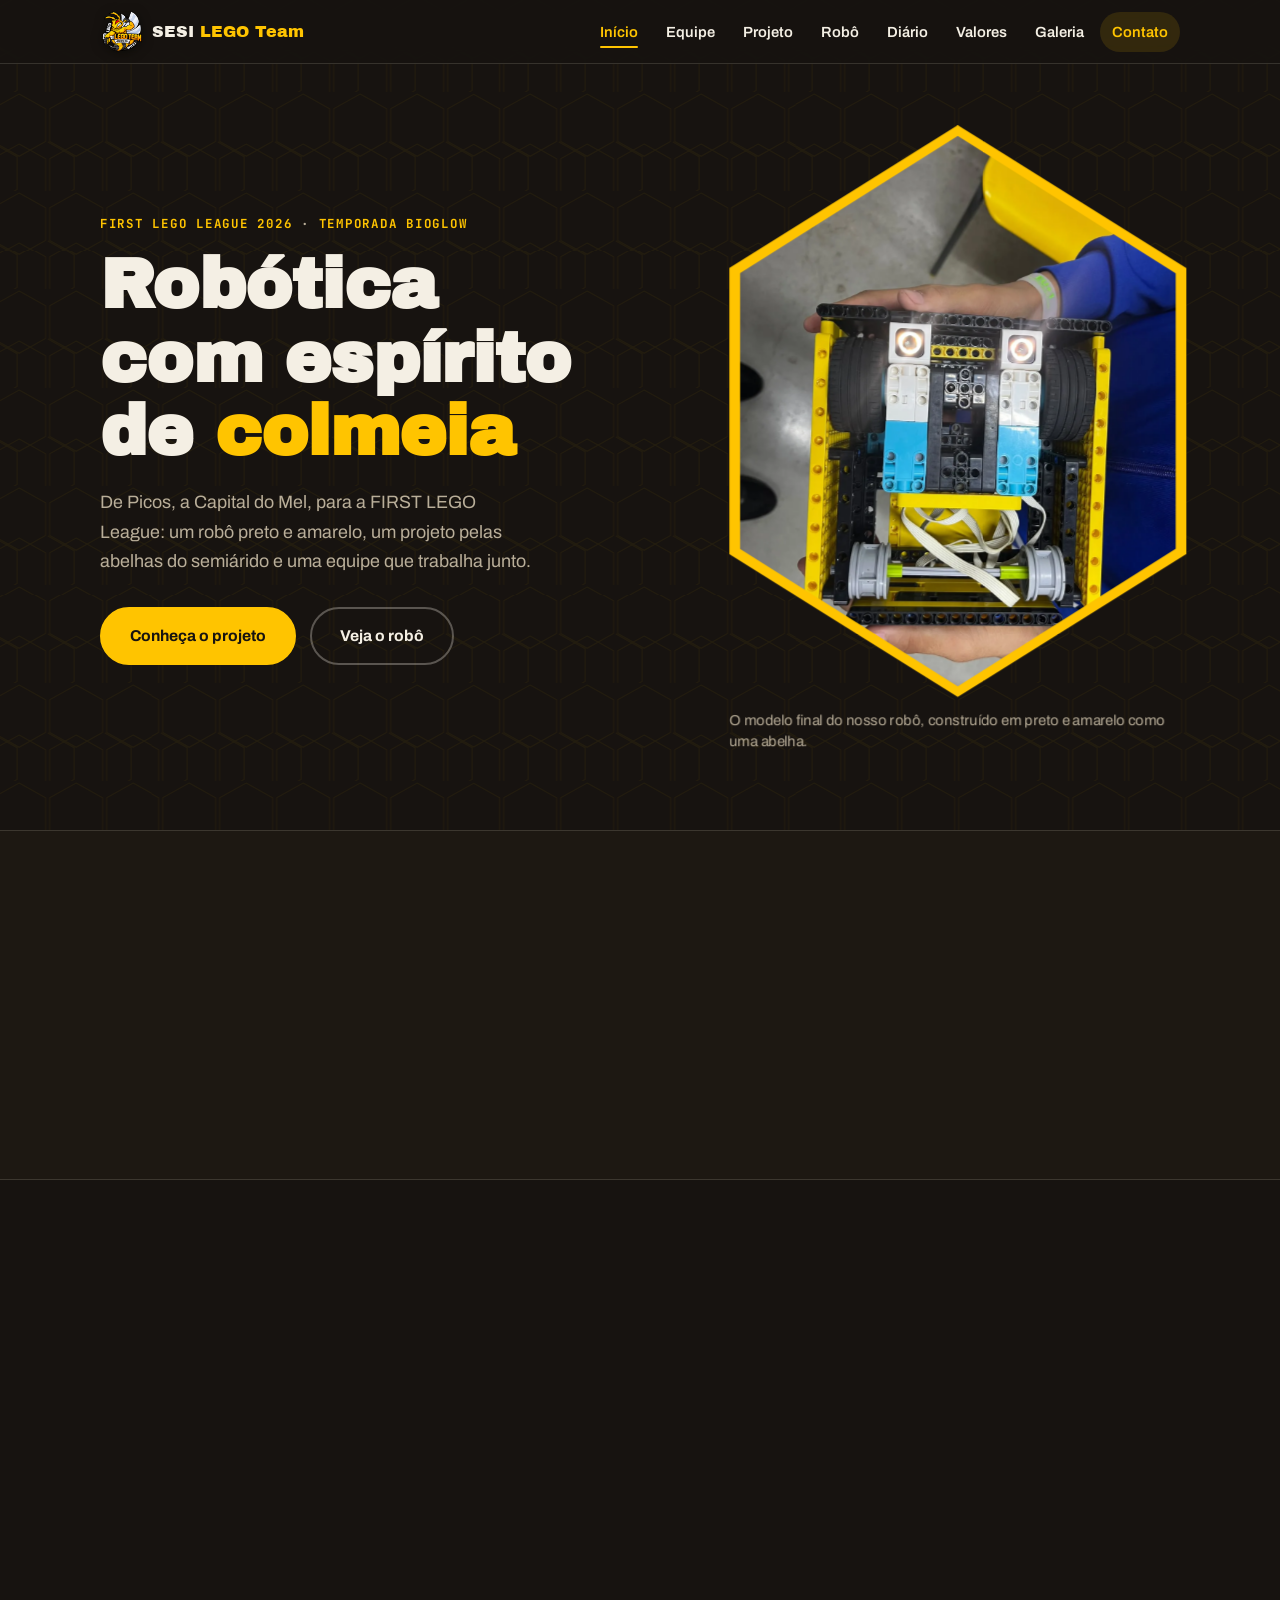
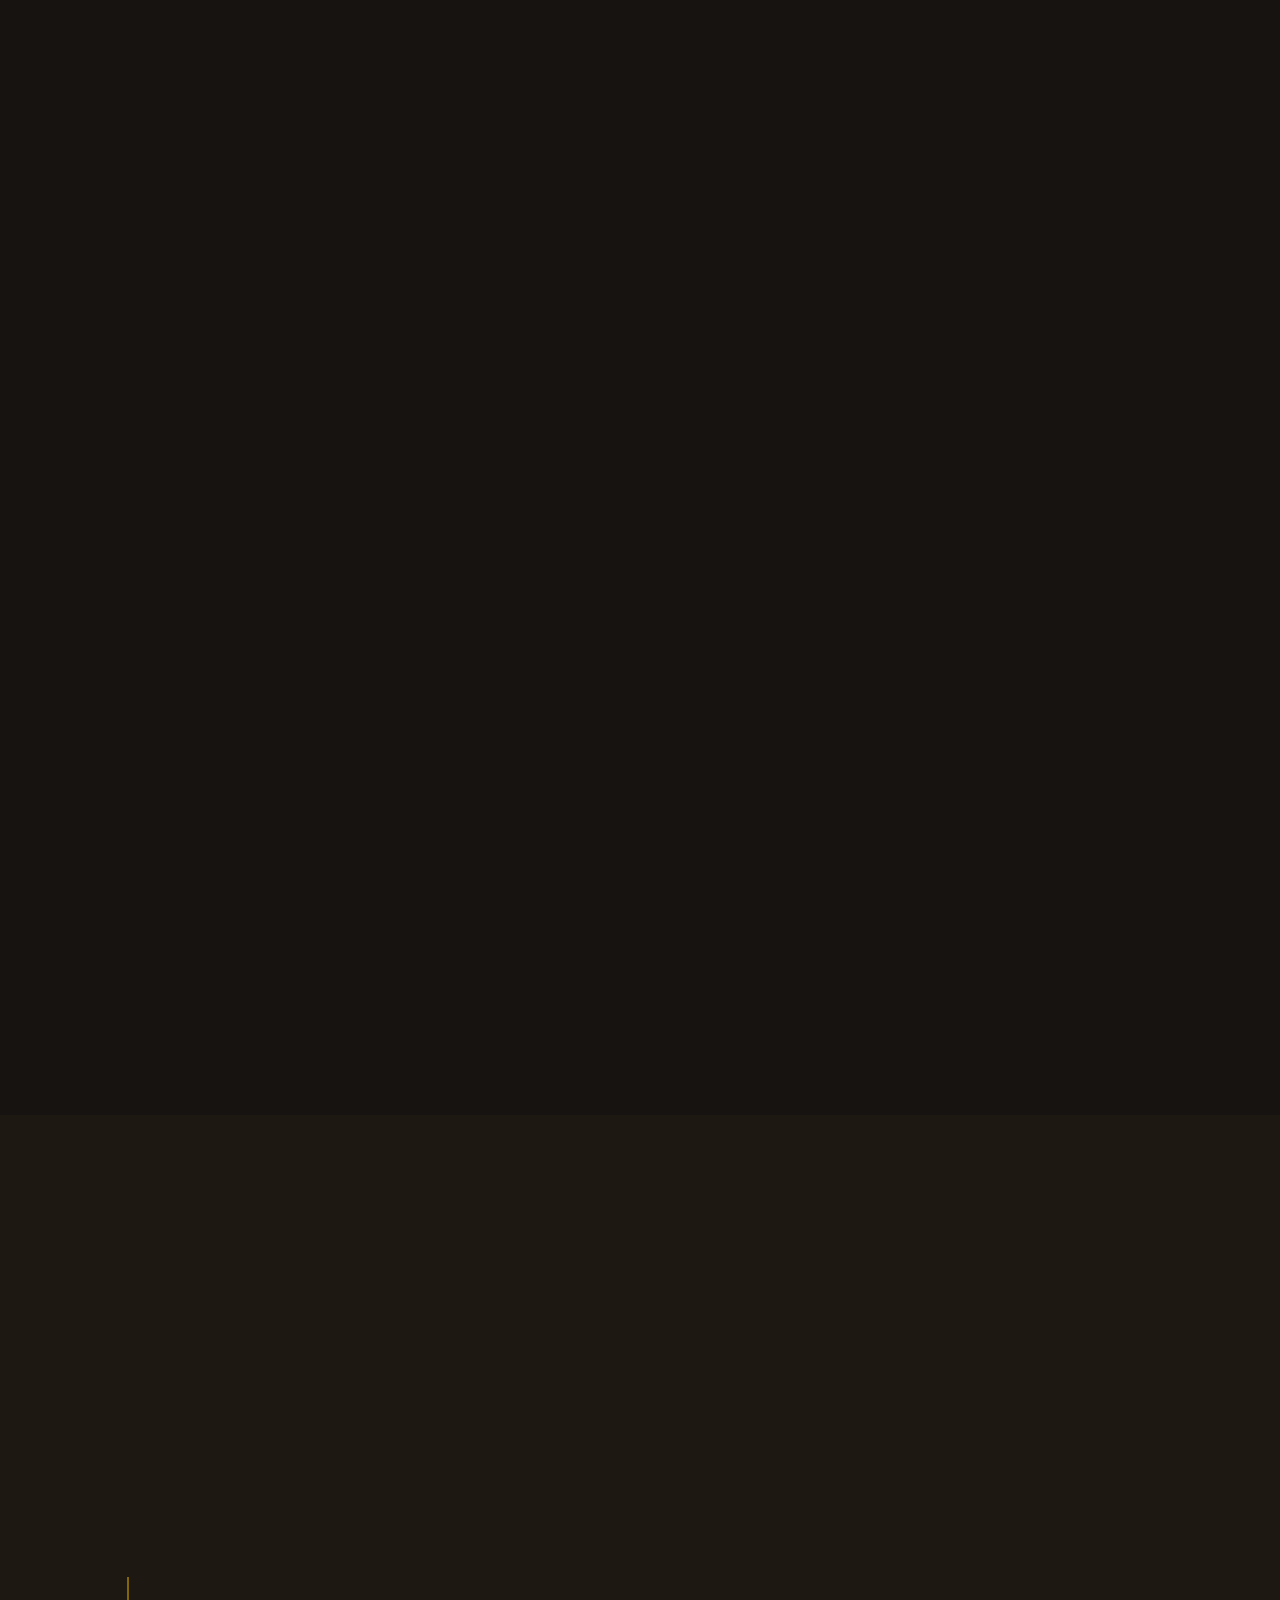
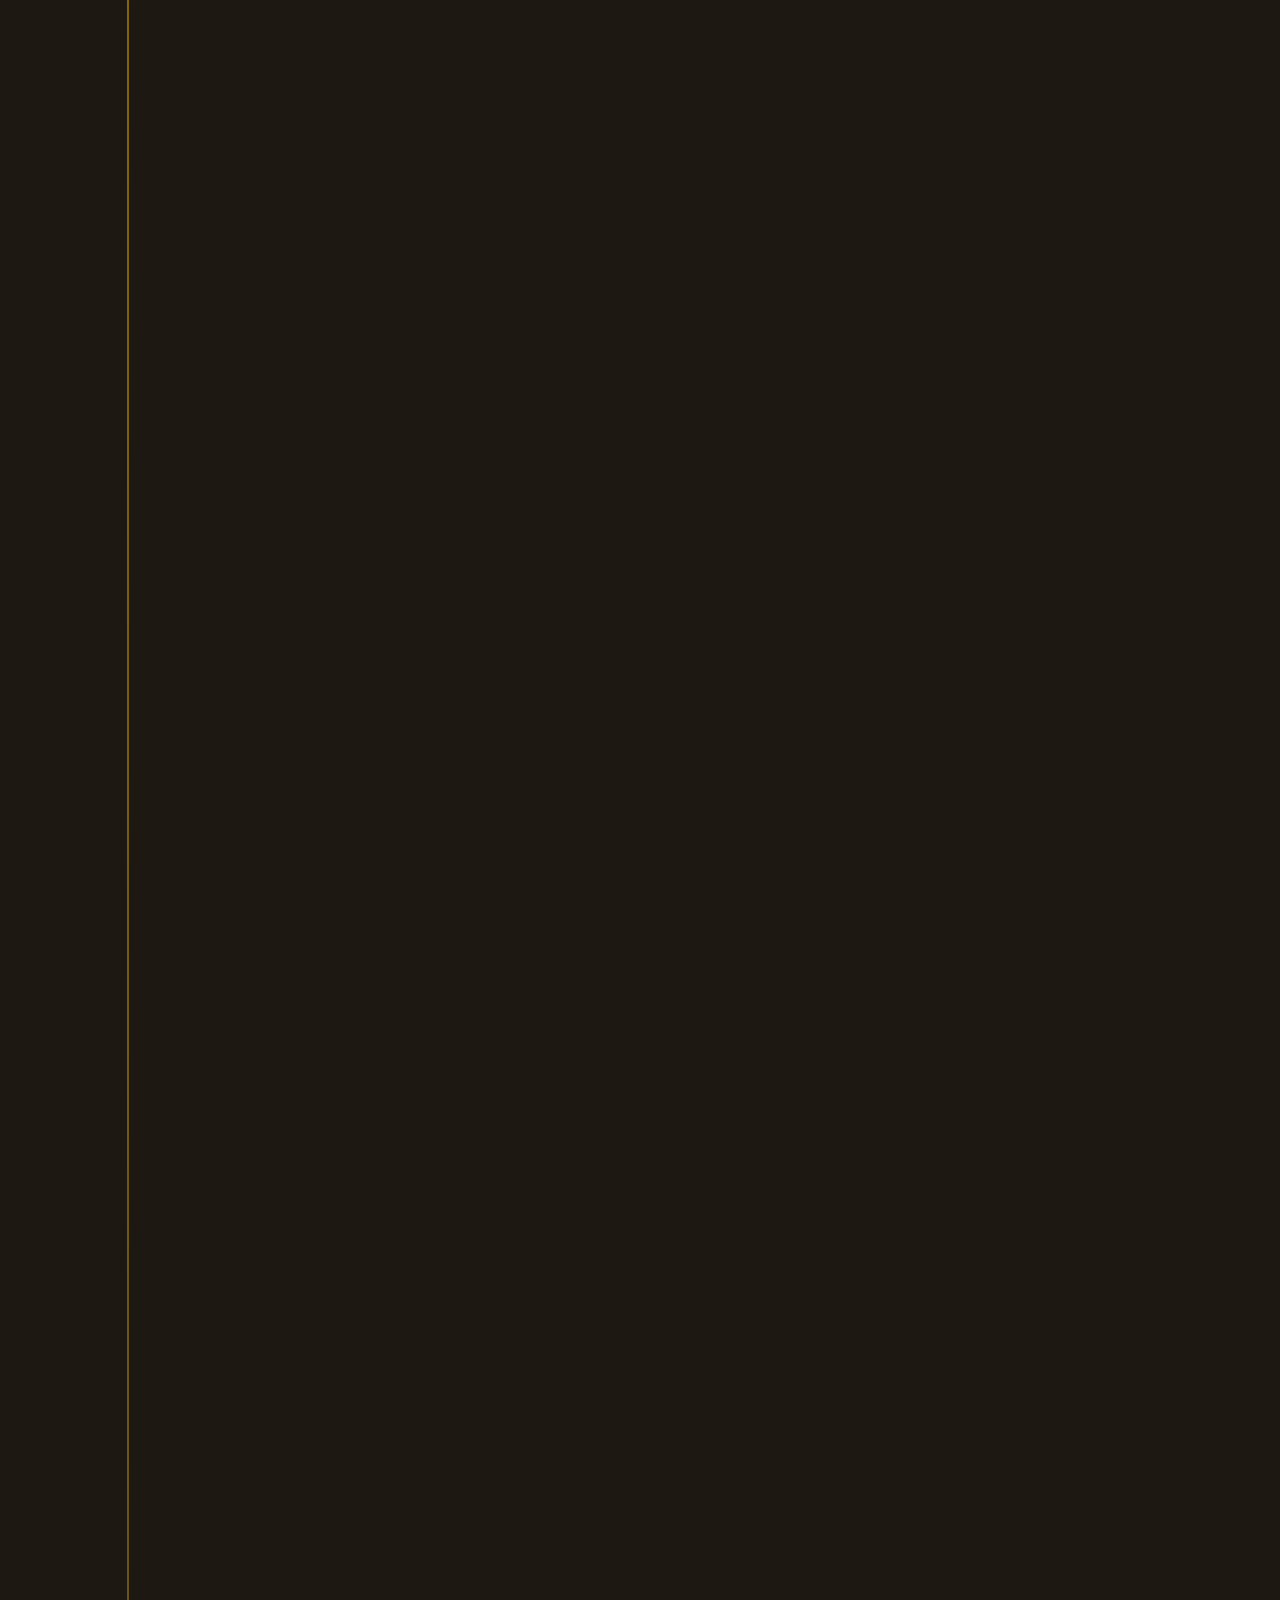
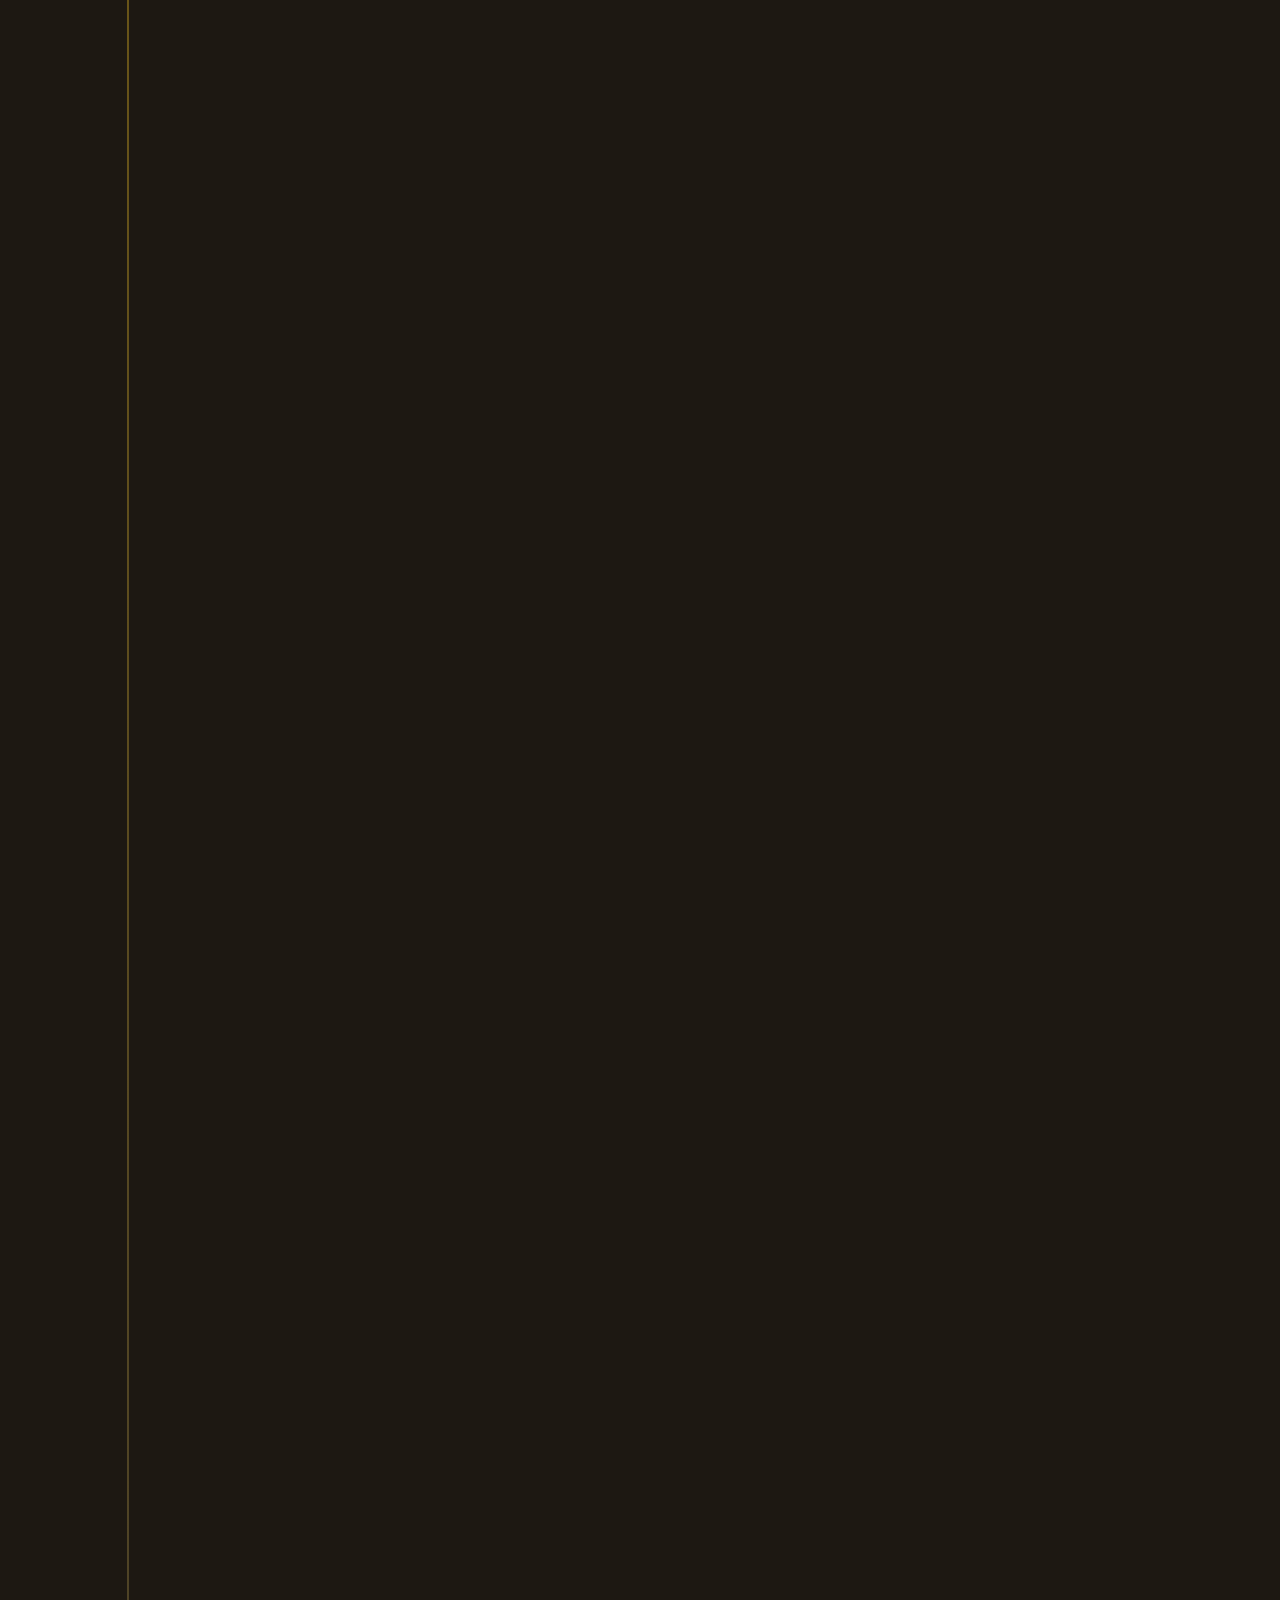
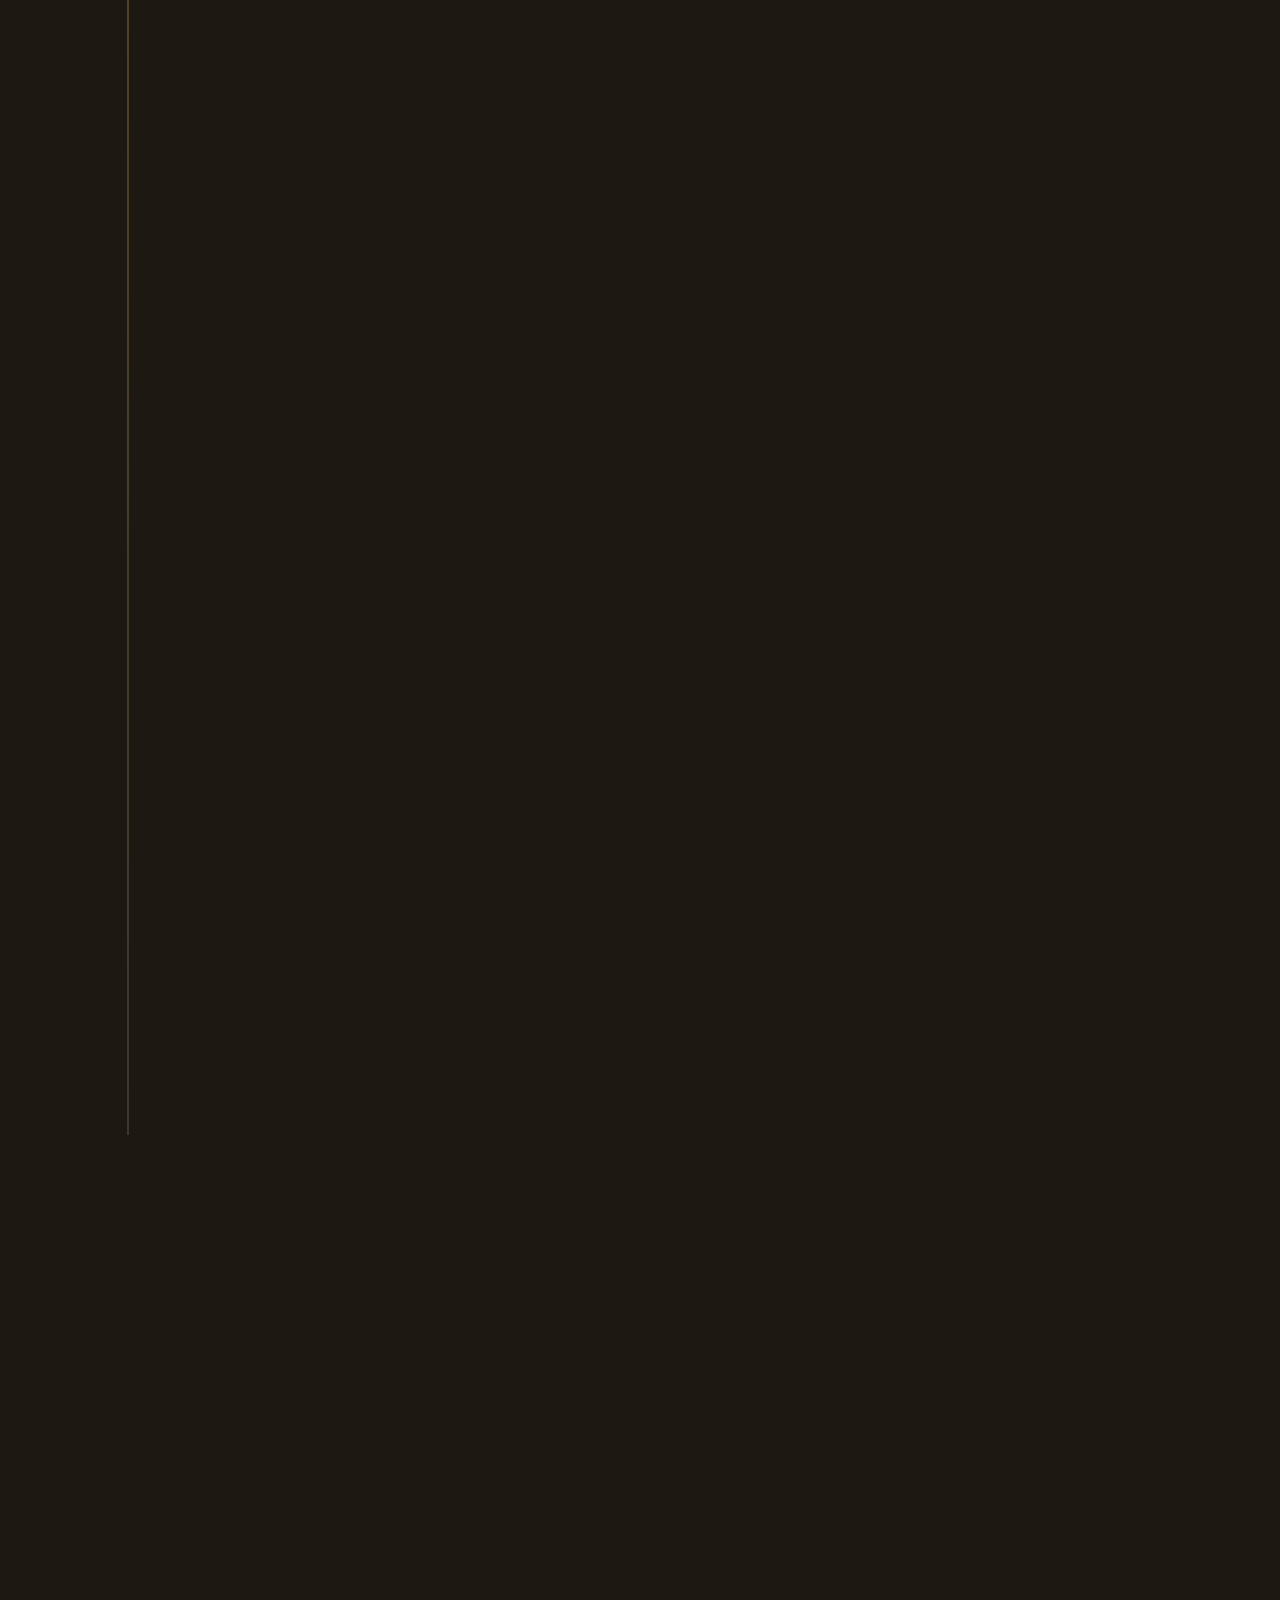
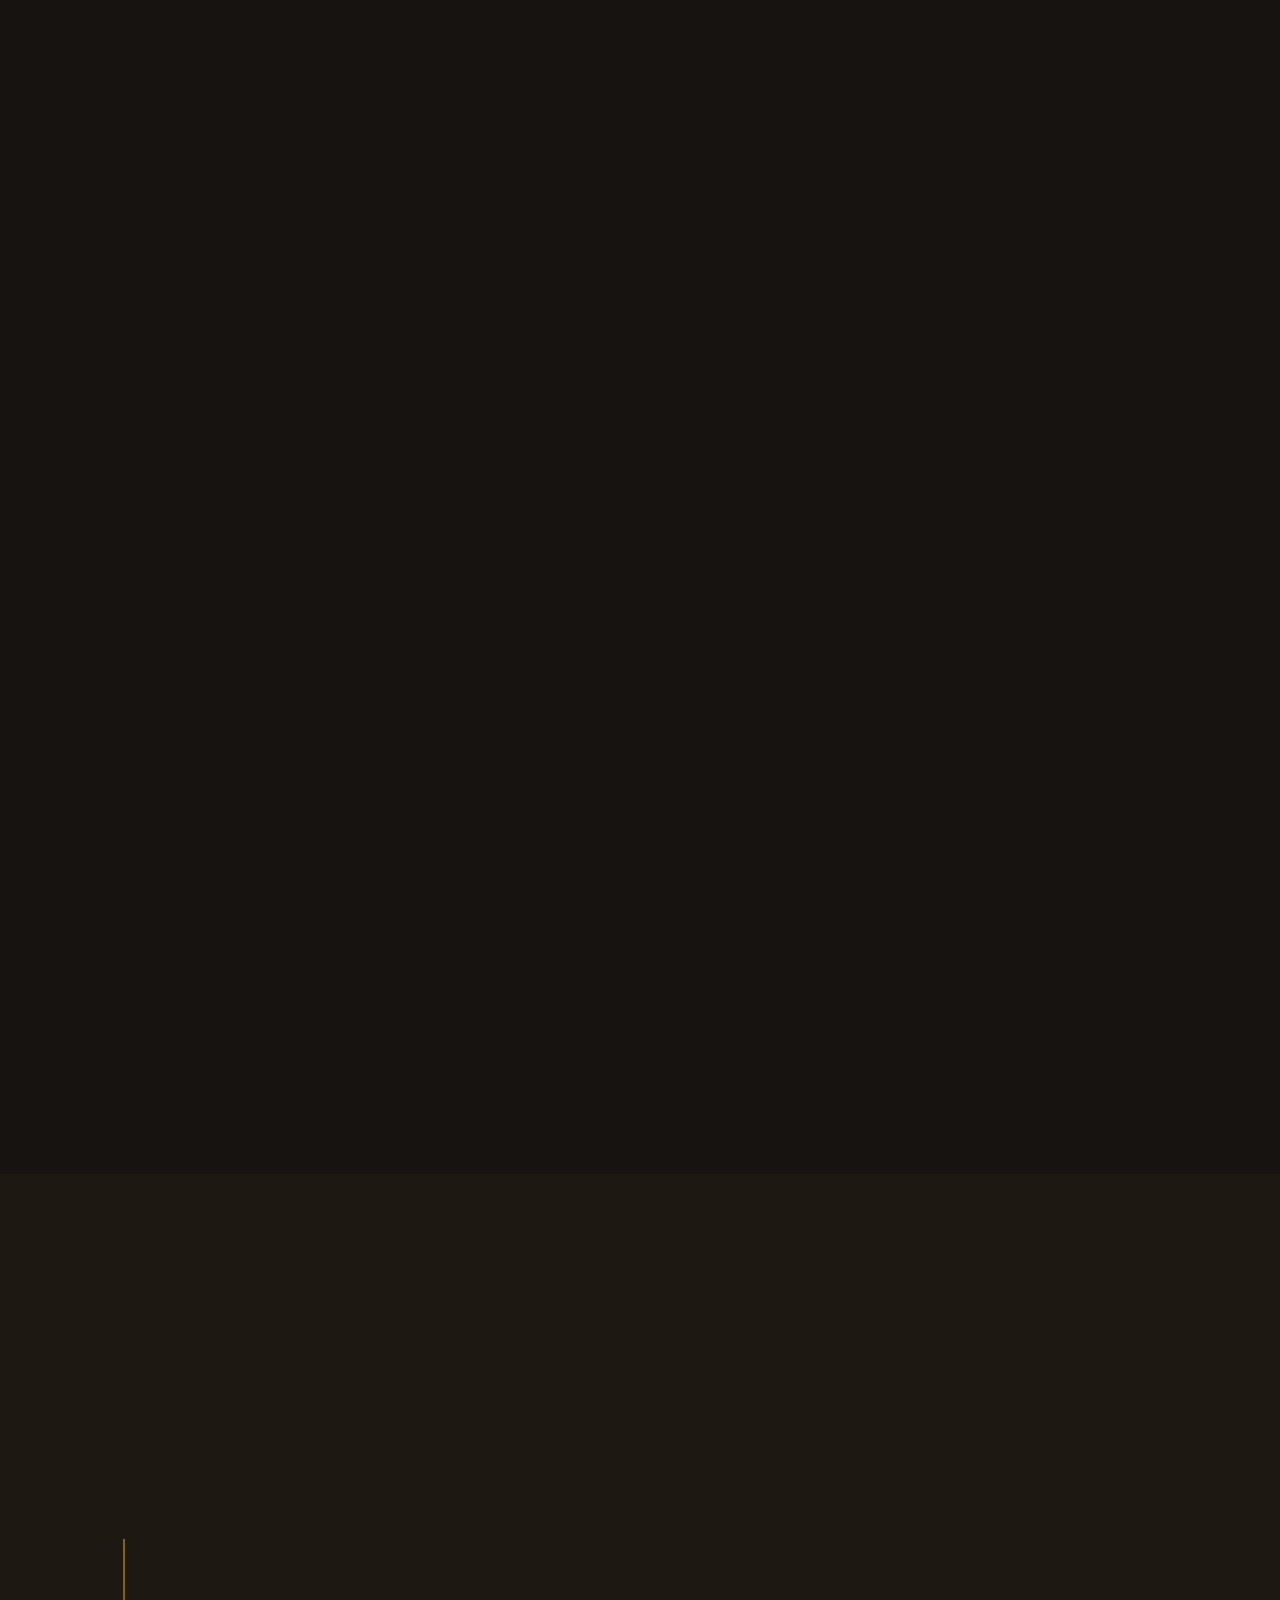
<file: site/index.html>
<!DOCTYPE html>
<html lang="pt-BR">
<head>
  <meta charset="UTF-8">
  <meta name="viewport" content="width=device-width, initial-scale=1.0">

  <!-- ============================================================
       SEO BÁSICO (edite o domínio quando publicar)
       ============================================================ -->
  <title>SESI LEGO Team | Equipe de robótica FIRST LEGO League em Picos, PI</title>
  <meta name="description" content="Site oficial da SESI LEGO Team, equipe da Escola SESI Wilma Catão Araújo (Picos, PI) na FIRST LEGO League 2026: projeto de pesquisa sobre sombreamento de colmeias no semiárido e robô LEGO preto e amarelo com controle PID.">
  <meta name="author" content="SESI LEGO Team">
  <meta name="theme-color" content="#171310">
  <link rel="canonical" href="https://sesi-lego-team.github.io/"><!-- EDITAR: URL final após publicar -->

  <!-- Open Graph -->
  <meta property="og:type" content="website">
  <meta property="og:locale" content="pt_BR">
  <meta property="og:site_name" content="SESI LEGO Team">
  <meta property="og:title" content="SESI LEGO Team | FIRST LEGO League 2026">
  <meta property="og:description" content="Robótica com espírito de colmeia: um projeto pelas abelhas do semiárido e um robô preto e amarelo construído em Picos, a Capital do Mel.">
  <meta property="og:image" content="assets/img/og-image.png">
  <meta name="twitter:card" content="summary_large_image">

  <!-- Favicon (emblema oficial da equipe) -->
  <link rel="icon" type="image/png" href="assets/img/favicon.png">
  <link rel="apple-touch-icon" href="assets/img/apple-touch-icon.png">

  <!-- Fontes auto-hospedadas (subconjunto latin cobre pt-BR) -->
  <link rel="stylesheet" href="assets/fonts/fonts.css">
  <link rel="preload" href="assets/fonts/ArchivoBlack-400.woff2" as="font" type="font/woff2" crossorigin>

  <!-- Estilo principal -->
  <link rel="stylesheet" href="assets/css/style.css">

  <!-- Dados estruturados para buscadores -->
  <script type="application/ld+json">
  {
    "@context": "https://schema.org",
    "@type": "Organization",
    "name": "SESI LEGO Team",
    "description": "Equipe de robótica estudantil da Escola SESI Wilma Catão Araújo, em Picos (PI), participante da FIRST LEGO League.",
    "url": "https://sesi-lego-team.github.io/",
    "logo": "assets/img/emblema.png",
    "address": {
      "@type": "PostalAddress",
      "addressLocality": "Picos",
      "addressRegion": "PI",
      "addressCountry": "BR"
    },
    "affiliation": "FIRST LEGO League",
    "sameAs": ["https://instagram.com/sesilegoteampi_"]
  }
  </script>
</head>
<body>
  <a class="skip-link" href="#conteudo">Pular para o conteúdo</a>

  <!-- Barra de progresso de leitura -->
  <div class="progresso-leitura" aria-hidden="true"></div>

  <!-- ============================================================
       NAVEGAÇÃO
       ============================================================ -->
  <header class="topbar" id="topo">
    <nav class="nav container" aria-label="Navegação principal">
      <a class="brand" href="#inicio">
        <img class="brand-mark" src="assets/img/emblema.png" alt="" width="624" height="640" decoding="async">
        <span class="brand-name">SESI <b>LEGO Team</b></span>
      </a>

      <button class="nav-toggle" id="navToggle" aria-expanded="false" aria-controls="navMenu" aria-label="Abrir menu de navegação">
        <span class="hamburger" aria-hidden="true"></span>
      </button>

      <ul class="nav-menu" id="navMenu">
        <li><a href="#inicio" aria-current="page">Início</a></li>
        <li><a href="#equipe">Equipe</a></li>
        <li><a href="#projeto">Projeto</a></li>
        <li><a href="#robo">Robô</a></li>
        <li><a href="#diario">Diário</a></li>
        <li><a href="#valores">Valores</a></li>
        <li><a href="#galeria">Galeria</a></li>
        <li><a href="#contato" class="nav-cta">Contato</a></li>
      </ul>
    </nav>
  </header>

  <main id="conteudo">

    <!-- ============================================================
         1. HERO
         ============================================================ -->
    <section class="hero" id="inicio">
      <div class="hero-favo" aria-hidden="true"></div>
      <div class="container hero-grid">
        <div class="hero-texto">
          <p class="eyebrow">FIRST LEGO League 2026 <span class="sep">·</span> Temporada BIOGLOW</p>
          <h1 class="display">Robótica com espírito de <em>colmeia</em></h1>
          <p class="hero-sub">
            De Picos, a Capital do Mel, para a FIRST LEGO League: um robô
            preto e amarelo, um projeto pelas abelhas do semiárido e uma
            equipe que trabalha junto.
          </p>
          <div class="hero-acoes">
            <a class="btn" href="#projeto">Conheça o projeto</a>
            <a class="btn btn-ghost" href="#robo">Veja o robô</a>
          </div>
        </div>

        <figure class="hero-figura">
          <div class="hex-frame">
            <img src="assets/img/robo-final-4.webp"
                 alt="Robô LEGO preto e amarelo da equipe segurado pelas mãos de um integrante, visto de frente, com as duas rodas pretas grandes e o hub SPIKE central"
                 width="840" height="1120" fetchpriority="high" decoding="async">
          </div>
          <figcaption class="legenda">O modelo final do nosso robô, construído em preto e amarelo como uma abelha.</figcaption>
        </figure>
      </div>
    </section>

    <!-- Faixa de números reais do processo -->
    <section class="numeros" aria-label="Números da temporada">
      <div class="container numeros-grid">
        <div class="numero reveal reveal-3d"><span class="numero-valor" data-contador="5">5</span><span class="numero-rotulo">versões do robô construídas</span></div>
        <div class="numero reveal reveal-3d"><span class="numero-valor" data-contador="15">15</span><span class="numero-rotulo">missões avaliadas na estratégia</span></div>
        <div class="numero reveal reveal-3d"><span class="numero-valor" data-contador="4">4</span><span class="numero-rotulo">motores grandes no robô final</span></div>
        <div class="numero reveal reveal-3d"><span class="numero-valor" data-contador="2">2</span><span class="numero-rotulo">sensores de cor para alinhamento</span></div>
        <div class="numero reveal reveal-3d"><span class="numero-valor" data-contador="6">6</span><span class="numero-rotulo">especialistas ouvidos no projeto</span></div>
        <div class="numero reveal reveal-3d"><span class="numero-valor" data-contador="15">15</span><span class="numero-rotulo">dias registrados no diário de bordo</span></div>
      </div>
    </section>

    <!-- ============================================================
         2. SOBRE A EQUIPE
         ============================================================ -->
    <section class="secao" id="equipe">
      <div class="container">
        <h2 class="titulo-secao reveal">Uma equipe que funciona como uma colmeia</h2>

        <div class="equipe-grid">
          <div class="equipe-texto reveal">
            <!-- EDITAR: apresentação da equipe -->
            <p>
              Somos a <strong>SESI LEGO Team</strong>, equipe de robótica da
              <strong>Escola SESI Wilma Catão Araújo</strong>, em Picos, no
              interior do Piauí. Competimos na <strong>FIRST LEGO League</strong>,
              que desafia equipes de estudantes a resolver problemas reais com
              ciência, tecnologia e trabalho em equipe.
            </p>
            <p>
              Nossa identidade nasceu da nossa terra: o preto e o amarelo do
              robô representam uma abelha, em referência à apicultura de Picos,
              conhecida como a <strong>Capital do Mel</strong>. Como numa colmeia,
              cada integrante tem uma função e as decisões são tomadas em conjunto:
              montagem, programação, testes, pesquisa e apresentação divididos
              entre todos.
            </p>
            <p>
              Na abertura da temporada, a escola organizou as frentes
              operacionais em duas equipes, <strong>EC Bots</strong> e
              <strong>SESI LEGO Team</strong> — e desde então documentamos tudo:
              as cinco versões do robô, as visitas, as entrevistas com
              especialistas e cada ajuste de programação. Este site é o nosso
              caderno de engenharia aberto para juízes, família e comunidade.
            </p>
          </div>

          <aside class="ficha reveal" aria-label="Ficha da equipe">
            <h3 class="ficha-titulo">Ficha da equipe</h3>
            <dl class="ficha-lista">
              <div><dt>Equipe</dt><dd>SESI LEGO Team</dd></div>
              <div><dt>Escola</dt><dd>SESI Wilma Catão Araújo</dd></div>
              <div><dt>Cidade</dt><dd>Picos, Piauí, Brasil</dd></div>
              <div><dt>Liga</dt><dd>FIRST LEGO League</dd></div>
              <div><dt>Temporada</dt><dd>2026, BIOGLOW</dd></div>
              <div><dt>Integrantes</dt><dd>5 competidores + técnica, professor e mentor</dd></div>
              <div><dt>Diário de bordo</dt><dd>15 dias registrados</dd></div>
              <div><dt>Identidade</dt><dd>Abelha (preto e amarelo)</dd></div>
            </dl>
          </aside>
        </div>

        <!-- Membros -->
        <h3 class="subtitulo-secao reveal">Membros e funções</h3>

        <div class="membros-grupo">
          <p class="membros-grupo-titulo reveal">Competidores</p>
          <ul class="membros">
            <li class="membro reveal reveal-3d">
              <div class="membro-foto">
                <img src="assets/img/equipe/ana-loanny.webp"
                     alt="Ana Loanny de jaqueta azul da escola, sorrindo e fazendo sinal de positivo com a mão, em ambiente escolar"
                     width="360" height="480" loading="lazy" decoding="async">
              </div>
              <h4 class="membro-nome">Ana Loanny</h4>
              <p class="membro-funcao">Competidora</p>
            </li>
            <li class="membro reveal reveal-3d">
              <div class="membro-foto">
                <img src="assets/img/equipe/italo-gabriel.webp"
                     alt="Ítalo Gabriel de camiseta azul e branca, sorrindo com os dois polegares para cima, em ambiente escolar"
                     width="360" height="480" loading="lazy" decoding="async">
              </div>
              <h4 class="membro-nome">Ítalo Gabriel</h4>
              <p class="membro-funcao">Competidor</p>
            </li>
            <li class="membro reveal reveal-3d">
              <div class="membro-foto">
                <img src="assets/img/equipe/cesar-henrique.webp"
                     alt="Cesar Henrique de jaqueta azul da escola, sorrindo com os polegares para cima, em ambiente escolar"
                     width="360" height="480" loading="lazy" decoding="async">
              </div>
              <h4 class="membro-nome">Cesar Henrique</h4>
              <p class="membro-funcao">Competidor</p>
            </li>
            <li class="membro reveal reveal-3d">
              <div class="membro-foto">
                <img src="assets/img/equipe/pedro-italo.webp"
                     alt="Pedro Ítalo de camiseta branca com mangas verde-água e o logotipo do SESI, sorrindo com o polegar para cima"
                     width="360" height="480" loading="lazy" decoding="async">
              </div>
              <h4 class="membro-nome">Pedro Ítalo</h4>
              <p class="membro-funcao">Competidor</p>
            </li>
            <li class="membro reveal reveal-3d">
              <div class="membro-foto">
                <img src="assets/img/equipe/paulo-jose.webp"
                     alt="Paulo José de jaqueta azul com o logotipo do SESI, sorrindo com o polegar para cima, próximo a plantas"
                     width="288" height="384" loading="lazy" decoding="async">
              </div>
              <h4 class="membro-nome">Paulo José</h4>
              <p class="membro-funcao">Competidor</p>
            </li>
          </ul>
        </div>

        <div class="membros-grupo">
          <p class="membros-grupo-titulo reveal">Comissão técnica e mentoria</p>
          <ul class="membros membros-tecnica">
            <li class="membro reveal reveal-3d">
              <div class="membro-foto">
                <img src="assets/img/equipe/alex.webp"
                     alt="Alex, técnico da equipe, de camiseta preta do SESI, óculos e barba, de braços cruzados em ambiente escolar"
                     width="360" height="480" loading="lazy" decoding="async">
              </div>
              <h4 class="membro-nome">Alex</h4>
              <p class="membro-funcao">Técnico · Professor</p>
            </li>
            <li class="membro reveal reveal-3d">
              <div class="membro-foto">
                <img src="assets/img/equipe/regiane.webp"
                     alt="Regiane, técnica da equipe, sorrindo, de blusa verde-azulada e colar"
                     width="205" height="205" loading="lazy" decoding="async">
              </div>
              <h4 class="membro-nome">Regiane</h4>
              <p class="membro-funcao">Técnica · Professora</p>
            </li>
            <li class="membro reveal reveal-3d">
              <div class="membro-foto">
                <img src="assets/img/equipe/gabriel-evencio.webp"
                     alt="Gabriel Evêncio, mentor da equipe, de camiseta preta, olhando para a câmera diante de uma parede clara"
                     width="360" height="640" loading="lazy" decoding="async">
              </div>
              <h4 class="membro-nome">Gabriel Evêncio</h4>
              <p class="membro-funcao">Mentor</p>
            </li>
          </ul>
        </div>
      </div>
    </section>

    <!-- ============================================================
         3. PROJETO DE PESQUISA (INNOVATION PROJECT)
         ============================================================ -->
    <section class="secao secao-alt" id="projeto">
      <div class="container">
        <p class="eyebrow reveal">Innovation Project</p>
        <h2 class="titulo-secao reveal">Sombreamento inteligente de colmeias no semiárido nordestino</h2>
        <p class="secao-intro reveal">
          Quando as árvores do apiário perdem as folhas, as caixas das abelhas
          ficam expostas ao sol da estiagem. Foi desse problema real, observado
          em Picos, que nasceu o nosso projeto de pesquisa.
        </p>

        <!-- Linha do tempo do projeto -->
        <ol class="jornada">

          <li class="jornada-passo reveal">
            <div class="passo-no">
              <span class="hex-node" aria-hidden="true">1</span>
            </div>
            <div class="passo-corpo">
              <h3 class="passo-titulo">O problema</h3>
              <p>
                No semiárido nordestino, dias muito quentes e longos períodos
                sem chuva castigam as colmeias. Durante a estiagem, algumas
                árvores da Caatinga perdem as folhas e deixam as caixas
                expostas à radiação solar direta. As abelhas precisam manter a temperatura
                interna entre <span class="dado">34 °C</span> e
                <span class="dado">35 °C</span> para o desenvolvimento das
                crias, e o calor excessivo exige mais esforço de
                termorregulação, com movimento de asas e uso de água. Quando
                falta sombra e falta água, a colônia sofre.
              </p>
              <blockquote class="pergunta-norteadora">
                <p>
                  Como podemos complementar a sombra natural das colmeias e
                  oferecer uma alternativa prática para enfrentar o calor e a
                  escassez de água durante a estiagem, mantendo a segurança
                  das abelhas e facilitando o trabalho do apicultor?
                </p>
              </blockquote>
            </div>
          </li>

          <li class="jornada-passo reveal">
            <div class="passo-no">
              <span class="hex-node" aria-hidden="true">2</span>
            </div>
            <div class="passo-corpo">
              <h3 class="passo-titulo">Do problema amplo ao foco: o nosso pivô</h3>
              <p>
                Nosso primeiro ponto de partida foi a <strong>"seca verde"</strong>:
                os impactos gerais da seca na vegetação e no alimento das
                abelhas. Percebemos, porém, que tentar resolver um problema
                tão amplo era inviável para um protótipo de engenharia — e
                registramos no diário de bordo uma
                <strong>mudança estratégica de rota</strong>.
              </p>
              <p>
                Especificamos o problema para um gargalo pontual e prático:
                o <strong>estresse térmico das colmeias</strong> pela falta de
                sombra natural quando as árvores perdem as folhas no semiárido.
                De um problema grande demais, chegamos a um que conseguimos
                atacar de verdade.
              </p>
            </div>
          </li>

          <li class="jornada-passo reveal">
            <div class="passo-no">
              <span class="hex-node" aria-hidden="true">3</span>
            </div>
            <div class="passo-corpo">
              <h3 class="passo-titulo">A pesquisa científica</h3>
              <p>
                Procuramos fontes confiáveis, como a Embrapa e universidades,
                para entender o que realmente acontece com as colmeias no calor.
                Dois estudos guiaram o projeto:
              </p>
              <ul class="lista-pesquisa">
                <li>
                  <strong>Alternativas de sombreamento para apiários</strong>
                  (Embrapa Meio-Norte, 2011): pesquisa realizada em Castelo do
                  Piauí que comparou árvores, cobertura de palha, tela sombrite
                  e exposição direta ao sol. Os resultados destacaram a
                  importância do sombreamento adequado para o desenvolvimento
                  das crias.
                </li>
                <li>
                  <strong>Internal water supply in Africanized beehives during
                  the dry season in the Brazilian semiarid</strong> (2020):
                  estudo que registrou consumo médio de
                  <span class="dado">74,6 mL</span> de água por colmeia ao dia
                  durante a estiagem, mostrando que a água não pode ficar de
                  fora de nenhuma solução.
                </li>
              </ul>
            </div>
          </li>

          <li class="jornada-passo reveal">
            <div class="passo-no">
              <span class="hex-node" aria-hidden="true">4</span>
            </div>
            <div class="passo-corpo">
              <h3 class="passo-titulo">O trabalho de campo</h3>
              <p>
                Visitamos o apiário de <strong>Jonildo Monteiro Luz</strong>,
                em Picos, no <span class="dado">15/10/2026</span>, para
                conhecer de perto a criação de abelhas. Acompanhamos o manejo
                com o fumigador, usado para liberar fumaça e facilitar o
                trabalho com as colmeias, e conversamos sobre as dificuldades
                reais do apicultor na estiagem: calor e escassez de água.
              </p>
              <div class="passo-fotos">
                <figure class="passo-foto">
                  <a href="assets/img/temporada-dia12-apiario.webp" class="lightbox-link" data-legenda="A equipe na visita ao apiário de Jonildo Monteiro Luz, em Picos">
                    <img src="assets/img/galeria/temporada-dia12-apiario.webp"
                         alt="Grupo da equipe posando ao ar livre no apiário, com caixas de colmeias azuis à frente e árvores ao fundo"
                         width="800" height="450" loading="lazy" decoding="async">
                  </a>
                  <figcaption class="legenda">A equipe diante das colmeias no apiário de Jonildo.</figcaption>
                </figure>
                <figure class="passo-foto">
                  <a href="assets/img/temporada-dia12-jonildo.webp" class="lightbox-link" data-legenda="Jonildo Monteiro Luz mostrando o manejo das abelhas durante a visita">
                    <img src="assets/img/galeria/temporada-dia12-jonildo.webp"
                         alt="Apicultor de macacão de proteção amarelo manuseando equipamento junto às colmeias durante a visita da equipe"
                         width="720" height="1280" loading="lazy" decoding="async">
                  </a>
                  <figcaption class="legenda">O manejo das colmeias mostrado pelo apicultor.</figcaption>
                </figure>
              </div>
            </div>
          </li>

          <li class="jornada-passo reveal">
            <div class="passo-no">
              <span class="hex-node" aria-hidden="true">5</span>
            </div>
            <div class="passo-corpo">
              <h3 class="passo-titulo">Os especialistas que ouvimos</h3>
              <p>
                Buscamos pessoas com experiência em biologia, engenharia
                agronômica e apicultura para aproximar a proposta da realidade
                dos apiários:
              </p>
              <ul class="especialistas">
                <li class="reveal">
                  <strong>Jonildo Monteiro Luz</strong>
                  <span>apicultor em Picos, PI. Recebeu nossa visita no apiário, confirmou a viabilidade do sombrite para amenizar o calor das colmeias e aprovou a alternativa de estrutura fixa no lugar da sombra retrátil.</span>
                </li>
                <li class="reveal">
                  <strong>Darcet Costa Souza</strong>
                  <span>engenheiro agrônomo e professor de Apicultura da UFPI, Campus Ministro Petrônio Portela, em Teresina, PI. Orientou as mudanças que simplificaram a solução: sem monitor elétrico no apiário e fim da sombra retrátil, em favor de uma estrutura fixa e prática.</span>
                </li>
                <li class="reveal">
                  <strong>Isabel Francisca da Luz Guaraná</strong>
                  <span>bióloga e professora do Colégio Santa Maria, em Recife, PE. Acompanhou o desenvolvimento do projeto com conhecimentos e sugestões para o aperfeiçoamento.</span>
                </li>
                <li class="reveal">
                  <strong>José Carlos de Carvalho Arraes</strong>
                  <span>biólogo, mestre em Biodiversidade, Ambiente e Saúde, atua em ecologia vegetal. Ajudou na definição da problemática, apresentando vantagens e desvantagens das ideias propostas.</span>
                </li>
                <li class="reveal">
                  <strong>Carlos Fernando Rodrigues Guaraná</strong>
                  <span>professor universitário, biólogo e pesquisador da UFRPE, em Recife, PE. Mestre e doutor pela UFPE, atua há mais de 30 anos em microbiologia, controle biológico de pragas e conservação ambiental, com pesquisas e publicações científicas.</span>
                </li>
                <li class="reveal">
                  <strong>José Breno da Cruz</strong>
                  <span>trabalhou na Fundação Liberato, no Rio Grande do Sul, e atualmente está aposentado. Dividiu experiência técnica com a equipe.</span>
                </li>
              </ul>
            </div>
          </li>

          <li class="jornada-passo reveal">
            <div class="passo-no">
              <span class="hex-node" aria-hidden="true">6</span>
            </div>
            <div class="passo-corpo">
              <h3 class="passo-titulo">As estratégias de investigação</h3>
              <p>
                Organizamos o raciocínio com ferramentas que aprendemos na FLL:
                <strong>brainstorming</strong> para reunir ideias de todos,
                <strong>análise SWOT</strong> para mapear forças, fraquezas,
                oportunidades e ameaças, <strong>benchmarking</strong> de
                práticas de manejo térmico e o <strong>Lean Canvas</strong>
                para estruturar o projeto. E usamos a
                <strong>técnica dos 5 porquês</strong> para chegar à raiz do
                problema:
              </p>
              <details class="porques">
                <summary>Ver a cadeia completa dos 5 porquês</summary>
                <ol class="porques-lista">
                  <li>Por quê? Porque o sombreamento natural diminui quando algumas árvores perdem suas folhas.</li>
                  <li>Por quê? Porque as árvores são utilizadas como fonte de sombra no apiário.</li>
                  <li>Por quê? Porque o sombreamento é importante para reduzir a exposição térmica das colmeias.</li>
                  <li>Por quê? Porque as abelhas precisam realizar a termorregulação da colônia, e condições térmicas excessivas podem prejudicar seu desenvolvimento.</li>
                  <li>Por quê? Porque o microclima ao redor e dentro da colmeia influencia diretamente as condições de desenvolvimento da colônia.</li>
                </ol>
              </details>
            </div>
          </li>

          <li class="jornada-passo reveal">
            <div class="passo-no">
              <span class="hex-node" aria-hidden="true">7</span>
            </div>
            <div class="passo-corpo">
              <h3 class="passo-titulo">A solução</h3>
              <p>
                Criamos uma <strong>estrutura leve e modular</strong> para
                complementar a sombra natural das colmeias. A cobertura usa
                <strong>sombrite</strong> como sombreamento artificial, formando
                um teto com <strong>laterais inclinadas</strong> para reduzir a
                incidência direta do sol, melhorar as condições térmicas e
                preservar a circulação de ar. Junto da cobertura, o projeto
                integra um sistema de água pensado para a estiagem.
              </p>
              <ul class="solucao-elementos">
                <li class="reveal"><strong>Sombrite</strong><span>cria sombra artificial e reduz a incidência direta do sol sobre as colmeias.</span></li>
                <li class="reveal"><strong>Galão de grande capacidade</strong><span>reservatório que armazena água para os períodos de escassez.</span></li>
                <li class="reveal"><strong>Canos</strong><span>compoem a estrutura de circulação e o direcionamento da água.</span></li>
                <li class="reveal"><strong>Bomba de água</strong><span>movimenta a água pelo sistema durante os testes.</span></li>
                <li class="reveal"><strong>Pedras</strong><span>pontos de apoio para as abelhas alcançarem a água com segurança, sem risco de afogamento.</span></li>
                <li class="reveal"><strong>Estrutura de suporte</strong><span>sustenta o sombrite e os demais componentes com resistência e praticidade.</span></li>
              </ul>
            </div>
          </li>

          <li class="jornada-passo reveal">
            <div class="passo-no">
              <span class="hex-node" aria-hidden="true">8</span>
            </div>
            <div class="passo-corpo">
              <h3 class="passo-titulo">Protótipo, testes e próximos passos</h3>
              <p>
                O protótipo reúne sombrite, canos, bomba, galão e pedras. Os
                próximos passos são os <strong>testes seguros</strong>:
                verificar a estabilidade do suporte, a tensão do sombrite, a
                área de sombra em diferentes horários, o funcionamento da bomba
                e a segurança do ponto de água, sempre sem expor uma colônia
                ativa a riscos e com orientação de um profissional de
                apicultura. Cada observação será registrada para comparar
                versões e melhorar a solução.
              </p>
              <p>
                Compartilhamos a proposta com os especialistas durante todo o
                desenvolvimento e apresentamos o projeto à comunidade escolar.
                O feedback já mudou o desenho da solução: graças às
                orientações, abandonamos a ideia inicial de sombra retrátil e
                de monitor elétrico no apiário.
              </p>
              <figure class="figura-banner reveal">
                <a href="assets/img/banner-projeto.webp" class="lightbox-link" data-legenda="Banner oficial do Projeto de Inovação da equipe, apresentado aos juízes">
                  <img src="assets/img/galeria/banner-projeto.webp"
                       alt="Banner oficial do Projeto de Inovação da SESI LEGO Team, com as etapas de identificação do problema, design, solução, prototipação, comunicação e iteração, com fotos de colmeias, especialistas e materiais"
                       width="800" height="566" loading="lazy" decoding="async">
                </a>
                <figcaption class="legenda">O banner oficial do nosso Projeto de Inovação, apresentado aos juízes da FLL.</figcaption>
              </figure>
            </div>
          </li>
        </ol>

        <!-- ============================================================
             MAQUETE — o protótipo como imagem navegável
             Foto plana da maquete + marcadores numerados: ao escolher
             uma parte, ela fica em destaque e o painel mostra o papel
             dela segundo a pesquisa. Sem JS: foto + lista legível.
             ============================================================ -->
        <div class="maquete reveal" id="maquete">
          <h3 class="subtitulo-secao">A maquete do protótipo</h3>
          <p class="secao-intro">
            Construímos uma maquete para mostrar a solução inteira de perto:
            a cobertura de sombrite, o sistema de água e as áreas de cultivo
            numa mesma estrutura. <strong>Toque nos marcadores numerados</strong>
            para ver o papel de cada parte segundo nossa pesquisa.
          </p>

          <figure class="maquete-palco" id="maquetePalco">
            <img class="maquete-base"
                 src="assets/img/maquete/base.webp"
                 alt="Maquete do protótipo da equipe: estrutura de madeira com telhado de sombrite negro, três caixas de cultivo com plantas, cano de PVC, barril reservatório azul, tanque de água com pedras na frente e base de papelão"
                 width="1374" height="1145" loading="lazy" decoding="async" draggable="false">

            <!-- recortes de cada parte, usados só para o destaque -->
            <img class="maquete-recorte" data-parte="sombrite"
                 src="assets/img/maquete/telhado.webp" alt=""
                 width="1374" height="1145" loading="lazy" decoding="async" draggable="false">
            <img class="maquete-recorte" data-parte="estrutura"
                 src="assets/img/maquete/estrutura.webp" alt=""
                 width="1374" height="1145" loading="lazy" decoding="async" draggable="false">
            <img class="maquete-recorte" data-parte="caixas"
                 src="assets/img/maquete/caixas.webp" alt=""
                 width="1374" height="1145" loading="lazy" decoding="async" draggable="false">
            <img class="maquete-recorte" data-parte="canos"
                 src="assets/img/maquete/cano.webp" alt=""
                 width="1374" height="1145" loading="lazy" decoding="async" draggable="false">
            <img class="maquete-recorte" data-parte="galao"
                 src="assets/img/maquete/barril.webp" alt=""
                 width="1374" height="1145" loading="lazy" decoding="async" draggable="false">
            <img class="maquete-recorte" data-parte="plantas"
                 src="assets/img/maquete/plantas.webp" alt=""
                 width="1374" height="1145" loading="lazy" decoding="async" draggable="false">
            <img class="maquete-recorte" data-parte="bebedouro"
                 src="assets/img/maquete/tanque.webp" alt=""
                 width="1374" height="1145" loading="lazy" decoding="async" draggable="false">
            <img class="maquete-recorte" data-parte="bebedouro"
                 src="assets/img/maquete/pedras.webp" alt=""
                 width="1374" height="1145" loading="lazy" decoding="async" draggable="false">

            <button type="button" class="maquete-pino" data-parte="sombrite" aria-pressed="false"
                    style="--x:53.7%;--y:15.1%"
                    aria-label="Parte 1: Sombrite, o telhado negro">
              <span class="maquete-pino-num" aria-hidden="true">1</span>
            </button>
            <button type="button" class="maquete-pino" data-parte="estrutura" aria-pressed="false"
                    style="--x:15.9%;--y:57.7%"
                    aria-label="Parte 2: Estrutura de suporte">
              <span class="maquete-pino-num" aria-hidden="true">2</span>
            </button>
            <button type="button" class="maquete-pino" data-parte="caixas" aria-pressed="false"
                    style="--x:42.1%;--y:52.2%"
                    aria-label="Parte 3: Caixas de cultivo">
              <span class="maquete-pino-num" aria-hidden="true">3</span>
            </button>
            <button type="button" class="maquete-pino" data-parte="canos" aria-pressed="false"
                    style="--x:68.9%;--y:44.8%"
                    aria-label="Parte 4: Canos e bomba de água">
              <span class="maquete-pino-num" aria-hidden="true">4</span>
            </button>
            <button type="button" class="maquete-pino" data-parte="galao" aria-pressed="false"
                    style="--x:79.9%;--y:39.4%"
                    aria-label="Parte 5: Galão, o reservatório azul">
              <span class="maquete-pino-num" aria-hidden="true">5</span>
            </button>
            <button type="button" class="maquete-pino" data-parte="bebedouro" aria-pressed="false"
                    style="--x:57.1%;--y:73.3%"
                    aria-label="Parte 6: Tanque e pedras, o ponto de água das abelhas">
              <span class="maquete-pino-num" aria-hidden="true">6</span>
            </button>
            <button type="button" class="maquete-pino" data-parte="plantas" aria-pressed="false"
                    style="--x:48.4%;--y:62.8%"
                    aria-label="Parte 7: Plantas do cultivo">
              <span class="maquete-pino-num" aria-hidden="true">7</span>
            </button>
          </figure>

          <div class="maquete-painel" id="maquetePainel" aria-live="polite">
            <p class="maquete-painel-hint">
              Toque num marcador — na maquete ou na lista — para ler o papel de
              cada componente segundo nossa pesquisa.
            </p>
          </div>

          <ul class="maquete-partes">
            <li class="maquete-parte" data-parte="sombrite">
              <button type="button" class="maquete-parte-btn">
                <span class="maquete-parte-num" aria-hidden="true">1</span>
                <strong>Sombrite — o telhado negro</strong>
              </button>
              <span class="maquete-parte-texto">Tecido esticado no topo da estrutura: cria sombra artificial e reduz a incidência direta do sol, mantendo a circulação de ar por baixo da cobertura.</span>
            </li>
            <li class="maquete-parte" data-parte="estrutura">
              <button type="button" class="maquete-parte-btn">
                <span class="maquete-parte-num" aria-hidden="true">2</span>
                <strong>Estrutura de suporte</strong>
              </button>
              <span class="maquete-parte-texto">Colunas e vigas de madeira que sustentam o sombrite e os demais componentes com resistência e praticidade.</span>
            </li>
            <li class="maquete-parte" data-parte="caixas">
              <button type="button" class="maquete-parte-btn">
                <span class="maquete-parte-num" aria-hidden="true">3</span>
                <strong>Caixas de cultivo</strong>
              </button>
              <span class="maquete-parte-texto">As três caixas de madeira da maquete representam as áreas de cultivo protegidas pelo sombreamento.</span>
            </li>
            <li class="maquete-parte" data-parte="canos">
              <button type="button" class="maquete-parte-btn">
                <span class="maquete-parte-num" aria-hidden="true">4</span>
                <strong>Canos e bomba</strong>
              </button>
              <span class="maquete-parte-texto">O sistema com canos e bomba permite a circulação da água, direcionando-a entre o reservatório e o restante da estrutura.</span>
            </li>
            <li class="maquete-parte" data-parte="galao">
              <button type="button" class="maquete-parte-btn">
                <span class="maquete-parte-num" aria-hidden="true">5</span>
                <strong>Galão — o reservatório azul</strong>
              </button>
              <span class="maquete-parte-texto">O galão de grande capacidade funciona como reservatório, armazenando água para os períodos de escassez do semiárido.</span>
            </li>
            <li class="maquete-parte" data-parte="bebedouro">
              <button type="button" class="maquete-parte-btn">
                <span class="maquete-parte-num" aria-hidden="true">6</span>
                <strong>Tanque e pedras — o ponto de água</strong>
              </button>
              <span class="maquete-parte-texto">As pedras criam pontos de apoio para as abelhas beberem com mais segurança, sem risco de afogamento.</span>
            </li>
            <li class="maquete-parte" data-parte="plantas">
              <button type="button" class="maquete-parte-btn">
                <span class="maquete-parte-num" aria-hidden="true">7</span>
                <strong>Plantas</strong>
              </button>
              <span class="maquete-parte-texto">A vegetação das caixas representa o cultivo que cresce protegido pelo sombreamento da estrutura.</span>
            </li>
          </ul>
        </div>

        <!-- Referências -->
        <details class="referencias reveal">
          <summary>Referências bibliográficas</summary>
          <ol class="ref-lista">
            <li>LOPES, Maria Teresa do Rêgo et al. <em>Alternativas de sombreamento para apiários</em>. Pesquisa Agropecuária Tropical, v. 41, n. 3, p. 299-305, 2011. Disponível em: <a href="https://doi.org/10.5216/pat.v41i3.8919" target="_blank" rel="noopener">doi.org/10.5216/pat.v41i3.8919</a>.</li>
            <li>MELQUIADES, Catiana da Conceição Vieira; BENDINI, Juliana do Nascimento; MOURA, Sinevaldo Gonçalves de. <em>Internal water supply in Africanized beehives during the dry season in the Brazilian semiarid</em>. Revista Agro@mbiente On-line, v. 14, 2020. Disponível em: <a href="https://doi.org/10.18227/1982-8470ragro.v14i0.6396" target="_blank" rel="noopener">doi.org/10.18227/1982-8470ragro.v14i0.6396</a>.</li>
            <li>EMBRAPA. <em>Sistema de Produção de Mel</em>. 2023. Disponível em: <a href="https://www.infoteca.cnptia.embrapa.br/infoteca/handle/doc/1156063" target="_blank" rel="noopener">infoteca.cnptia.embrapa.br</a>.</li>
            <li>PEREIRA, F. de M. et al. Gargalos tecnológicos e não-tecnológicos. In: VILELA, S. L. de O.; ALCOFORADO FILHO, F. G. (org.). <em>Cadeia produtiva do mel no Estado do Piauí</em>. Teresina: Embrapa Meio-Norte, 2000. cap. 2, p. 30-47.</li>
            <li>PEREIRA, F. de M.; LOPES, M. T. do R.; CAMARGO, R. C. R. de; VILELA, S. L. de O. <em>Sistema de produção de mel</em>. Brasília, DF: Embrapa, 2023.</li>
          </ol>
        </details>
      </div>
    </section>

    <!-- ============================================================
         4. DESIGN DO ROBÔ
         ============================================================ -->
    <section class="secao" id="robo">
      <div class="container">
        <p class="eyebrow reveal">Robot Design</p>
        <h2 class="titulo-secao reveal">Uma abelha de LEGO programada para acertar</h2>

        <div class="robo-intro reveal">
          <div class="robo-intro-texto">
            <p>
              Nosso robô foi pensado para executar as missões com
              <strong>consistência</strong>: alinhar, percorrer e agir com
              precisão, repetidamente. O visual preto e amarelo representa a
              abelha, símbolo da equipe, e faz referência a Picos, a Capital
              do Mel.
            </p>
            <p>
              O processo foi marcado por montagem, testes, identificação de
              limitações e mudanças na estrutura, buscando sempre mais
              compactação, estabilidade e precisão. Construímos
              <strong>cinco versões</strong> até chegar ao modelo final.
            </p>
          </div>
          <figure class="robo-intro-figura reveal">
            <div class="hex-frame hex-frame-flat">
              <img src="assets/img/robo-final-1.webp"
                   alt="Robô LEGO visto de cima sobre piso de concreto, com o hub SPIKE branco central, laterais elevadas em peças pretas e amarelas e dois sensores de cor na frente"
                   width="800" height="600" loading="lazy" decoding="async">
            </div>
            <figcaption class="legenda">O modelo final visto de cima: hub SPIKE no centro, laterais elevadas em preto e amarelo.</figcaption>
          </figure>
        </div>

        <!-- Ficha técnica -->
        <h3 class="subtitulo-secao reveal">Ficha técnica do modelo final</h3>
        <div class="bento">
          <div class="bento-celula bento-dado reveal reveal-3d">
            <span class="dado-valor">4</span>
            <span class="dado-rotulo">motores grandes: 2 de locomoção (portas A e E) e 2 da garra</span>
          </div>
          <div class="bento-celula bento-dado reveal reveal-3d">
            <span class="dado-valor">2</span>
            <span class="dado-rotulo">sensores de cor, usados no alinhamento antes de movimentos específicos</span>
          </div>
          <div class="bento-celula bento-foto reveal reveal-3d">
            <img src="assets/img/galeria/robo-final-3.webp"
                 alt="Robô visto em ângulo lateral sobre piso de concreto, com parede de azulejos ao fundo, mostrando a estrutura preta com placas amarelas perfuradas"
                 width="800" height="600" loading="lazy" decoding="async">
          </div>
          <div class="bento-celula bento-dado reveal reveal-3d">
            <span class="dado-valor">EV3</span>
            <span class="dado-rotulo">rodas técnicas de borracha: menos derrapagem e mais estabilidade</span>
          </div>
          <div class="bento-celula bento-dado reveal reveal-3d">
            <span class="dado-valor">PID</span>
            <span class="dado-rotulo">controle de giro TURN ON com correção proporcional, integral e derivativa</span>
          </div>
          <div class="bento-celula bento-dado reveal reveal-3d">
            <span class="dado-valor">SPIKE</span>
            <span class="dado-rotulo">hub SPIKE Prime, programado em Word Blocks</span>
          </div>
          <div class="bento-celula bento-dado reveal reveal-3d">
            <span class="dado-valor">frontal</span>
            <span class="dado-rotulo">tração dianteira, com foco em estabilidade no percurso</span>
          </div>
          <div class="bento-celula bento-foto reveal reveal-3d">
            <img src="assets/img/galeria/robo-final-2.webp"
                 alt="Robô de lado mostrando o hub branco central e a lateral em placa amarela perfurada, com a luz do sensor acesa embaixo"
                 width="800" height="600" loading="lazy" decoding="async">
          </div>
        </div>

        <!-- Estratégia -->
        <h3 class="subtitulo-secao reveal">Estratégia de missões</h3>
        <div class="estrategia reveal">
          <p>
            Definimos o percurso com ferramentas de decisão: <strong>Score
            Ponderado</strong>, matrizes <strong>Esforço x Benefício</strong> e
            <strong>Custo x Benefício</strong> e a matriz <strong>GUT</strong>
            (Gravidade, Urgência e Tendência), avaliando pontuação, dificuldade,
            tempo, distância e espaço na mesa. Nossa ordem de execução das
            missões foi:
          </p>
          <ol class="missoes" aria-label="Ordem das missões no percurso">
            <li>1</li><li>2</li><li>3</li><li>5</li><li>4</li><li>8</li>
            <li>9</li><li>15</li><li>6</li><li>11</li><li>12</li><li>14</li>
            <li>13</li><li>7</li><li>10</li>
          </ol>
          <p class="missao-nota">
            Na missão 10, o objetivo é apenas não encostar. E o posicionamento
            das missões 13, 14 e 15 foi escolhido a dedo: a 15 aproveita a
            frente reta do robô, a 14 fica próxima à base por exigir mais
            precisão e a 13 se encaixa melhor na trajetória, por ser uma das
            mais fáceis de executar para a nossa equipe.
          </p>
          <figure class="estrategia-tapete reveal">
            <a href="assets/img/temporada-dia11-tapete.webp" class="lightbox-link" data-legenda="O tapete oficial de missões da FIRST LEGO League em uso nos primeiros testes da equipe">
              <img src="assets/img/galeria/temporada-dia11-tapete.webp"
                   alt="Mesa com o tapete de competições da FIRST LEGO League montado, com o robô da equipe e integrantes ao redor"
                   width="640" height="480" loading="lazy" decoding="async">
            </a>
            <figcaption class="legenda">O tapete oficial de missões chegou em 13/10/2026 — e foi direto para os testes.</figcaption>
          </figure>
        </div>

        <!-- Iterações -->
        <h3 class="subtitulo-secao reveal">As cinco versões do robô</h3>

        <div class="cotejo">
          <div class="cotejo-card reveal reveal-3d">
            <header class="cotejo-cabeca">
              <span class="cotejo-versao">Robô inicial</span>
              <span class="cotejo-data">DIA 03 · 24/08/2026</span>
            </header>
            <ul class="cotejo-lista">
              <li class="pro">Compacto, ágil e leve</li>
              <li class="contra">Instável durante as missões</li>
              <li class="contra">Espaço limitado para acessórios</li>
            </ul>
            <p class="cotejo-veredito">
              Conclusão registrada no diário: inviável para a nossa estratégia
              de missão — <strong>mudamos completamente o robô</strong>.
            </p>
          </div>
          <div class="cotejo-card reveal reveal-3d">
            <header class="cotejo-cabeca">
              <span class="cotejo-versao">Estrutura baixa e estável</span>
              <span class="cotejo-data">DIA 04 · 03/09/2026</span>
            </header>
            <ul class="cotejo-lista">
              <li class="pro">Estabilidade máxima: centro de gravidade baixo, quase zero risco de tombar em curvas rápidas</li>
              <li class="pro">Passagem livre por baixo de estruturas e barras baixas do tapete</li>
              <li class="contra">Área horizontal ampla, que dificulta passagens estreitas</li>
              <li class="contra">Alcance limitado: missões no alto pedem mecanismos complexos</li>
            </ul>
            <p class="cotejo-veredito">
              Foi com essa análise de prós e contras que equilibramos tamanho,
              estabilidade e funcionalidade no modelo final.
            </p>
          </div>
        </div>

        <ol class="iteracoes">
          <li class="iteracao reveal reveal-3d">
            <div class="iteracao-foto">
              <img src="assets/img/galeria/robo-proto-2.webp"
                   alt="Primeiro protótipo do robô visto de cima sobre uma mesa, ainda sem as laterais, com peças azuis e brancas, hub central e uma roda grande preta"
                   width="800" height="1422" loading="lazy" decoding="async">
            </div>
            <div class="iteracao-corpo">
              <h4 class="iteracao-versao">Primeiro protótipo</h4>
              <p>
                A base para experimentar a estrutura e entender como as peças
                se comportavam nos movimentos. Nos testes, as rodas do NXT não
                se encaixavam nas dimensões planejadas e foram substituídas
                por rodas do SPIKE, deixando o conjunto mais compacto e
                adequado às missões.
              </p>
            </div>
          </li>
          <li class="iteracao reveal reveal-3d">
            <div class="iteracao-foto">
              <img src="assets/img/galeria/robo-proto-1.webp"
                   alt="Segundo protótipo do robô visto de lado sobre o tapete de missão, com hub branco central, peças azuis e roda preta grande"
                   width="800" height="1422" loading="lazy" decoding="async">
            </div>
            <div class="iteracao-corpo">
              <h4 class="iteracao-versao">Segundo protótipo</h4>
              <p>
                Estrutura organizada com os dois sensores de cor e os motores
                de locomoção, planejados para o alinhamento antes de cada
                movimento. Depois vieram os motores da garra, as laterais
                elevadas em preto e amarelo e o hub SPIKE para executar a
                programação.
              </p>
            </div>
          </li>
          <li class="iteracao reveal reveal-3d">
            <div class="iteracao-corpo">
              <h4 class="iteracao-versao">Terceiro protótipo</h4>
              <p>
                Testamos uma proposta de robô mais largo, de estrutura baixa
                e centro de gravidade rebaixado. Nos testes, percebemos
                problemas de equilíbrio e um conjunto grande demais para as
                missões — e a área horizontal ampla dificultava as passagens
                estreitas. Foi um aprendizado importante sobre equilibrar o
                tamanho e a funcionalidade, que orientou o modelo final.
              </p>
            </div>
          </li>
          <li class="iteracao reveal reveal-3d">
            <div class="iteracao-corpo">
              <h4 class="iteracao-versao">Quarta versão</h4>
              <p>
                Reiniciamos a construção usando os aprendizados anteriores.
                Reposicionamos o hub, trocamos as rodas novamente, desta vez
                pelas EV3 técnicas de borracha, que derrapam menos e deram mais
                estabilidade, e ajustamos a estrutura em busca de um percurso
                mais consistente.
              </p>
            </div>
          </li>
          <li class="iteracao reveal reveal-3d">
            <div class="iteracao-foto">
              <img src="assets/img/galeria/robo-final-4.webp"
                   alt="Robô final segurado pelas mãos de um integrante, visto de frente, com as duas rodas pretas grandes e as luzes dos sensores acesas"
                   width="360" height="480" loading="lazy" decoding="async">
            </div>
            <div class="iteracao-corpo">
              <h4 class="iteracao-versao">Modelo final</h4>
              <p>
                Estrutura preta e amarela com tração dianteira, quatro motores
                grandes no conjunto, dois de locomoção e dois da garra, dois
                sensores de cor e o hub SPIKE. A montagem equilibra espaço,
                estabilidade e funcionalidade para alinhar e cumprir as
                missões com consistência.
              </p>
            </div>
          </li>
        </ol>

        <!-- Programação -->
        <h3 class="subtitulo-secao reveal">Programação: giro preciso com PID</h3>
        <div class="programacao reveal">
          <p>
            Programamos o hub SPIKE em <strong>Word Blocks</strong>. O núcleo
            da programação é o <strong>TURN ON</strong>, nosso sistema de
            controle de giro baseado em <strong>PID</strong>: ele compara o
            comportamento esperado com o real e corrige os desvios durante o
            movimento. Ao programar um giro de <span class="dado">90°</span>,
            por exemplo, o sistema monitora a rotação e faz ajustes até atingir
            exatamente o ângulo desejado, reduzindo oscilações nas missões.
          </p>
          <ul class="pid-termos" aria-label="Termos do controle PID">
            <li><b>P</b> proporcional: responde ao erro atual</li>
            <li><b>I</b> integral: considera os erros acumulados</li>
            <li><b>D</b> derivativo: reduz as oscilações</li>
          </ul>
          <p>
            O procedimento <span class="dado">PID com distância</span> é
            reutilizado pelas rotinas de missão, com as variáveis reais do
            nosso programa:
          </p>
          <ul class="chips-var" aria-label="Variáveis do programa">
            <li>erro</li><li>erro anterior</li><li>integral</li>
            <li>derivada</li><li>Kp</li><li>Ki</li><li>Kd</li>
            <li>correção</li><li>ângulo alvo</li><li>guinada</li>
            <li>motor power</li>
          </ul>
          <p>
            As rotinas de missão no programa levam os nomes que demos às
            missões: <span class="dado">Árvore</span>,
            <span class="dado">Drone</span>, <span class="dado">Rocha</span>,
            <span class="dado">Sorte</span>,
            <span class="dado">Casinha de João</span> e
            <span class="dado">Se. Explosiva</span>.
          </p>
          <p>
            Os testes repetitivos concentraram-se na <strong>missão da
            Árvore</strong>, em que enfrentamos dificuldades de posicionamento
            e alinhamento: com ajustes na programação e nos movimentos,
            buscamos mais precisão e eficiência até o percurso ficar
            consistente. Os registros dessa evolução estão nos dias
            <span class="dado">13</span>, <span class="dado">14</span> e
            <span class="dado">15</span> do nosso diário de bordo.
          </p>
        </div>

        <!-- Visualizador do programa real -->
        <figure class="programa-viewer reveal">
          <figcaption class="legenda">
            Nosso programa completo em Word Blocks, como salvo no hub SPIKE.
            Arraste para os lados e para baixo para explorar os blocos.
          </figcaption>
          <div class="code-viewer" role="region" aria-label="Programa do robô em Word Blocks. Role horizontalmente para ver o conteúdo completo." tabindex="0">
            <img src="assets/img/programa-pid-completo.svg"
                 alt="Captura do programa Word Blocks da equipe exibindo os blocos de eventos, os procedimentos definidos, incluindo o PID com distância, e as rotinas de missão"
                 loading="lazy" decoding="async">
          </div>
        </figure>

        <figure class="figura-banner reveal">
          <a href="assets/img/banner-robo.webp" class="lightbox-link" data-legenda="Banner oficial do Design do Robô da equipe">
            <img src="assets/img/galeria/banner-robo.webp"
                 alt="Banner oficial do Design do Robô da SESI LEGO Team, com as seções de identificação das missões, design e planejamento, criação do TURN ON com PID, comunicação, iteração dos cinco protótipos e prototipação"
                 width="800" height="566" loading="lazy" decoding="async">
          </a>
          <figcaption class="legenda">O banner oficial do Design do Robô, apresentado aos juízes da FLL.</figcaption>
        </figure>
      </div>
    </section>

    <!-- ============================================================
         5. DIÁRIO DE BORDO
         ============================================================ -->
    <section class="secao secao-alt" id="diario">
      <div class="container">
        <p class="eyebrow reveal">Diário de bordo</p>
        <h2 class="titulo-secao reveal">A temporada, dia a dia</h2>
        <p class="secao-intro reveal">
          O nosso caderno de engenharia registrado em datas reais: decisões,
          testes, visitas e aprendizados de cada dia de trabalho da temporada,
          entre agosto e outubro de 2026.
        </p>

        <ol class="diario">
          <li class="diario-dia reveal">
            <div class="diario-no"><span class="hex-node" aria-hidden="true">01</span></div>
            <div class="diario-corpo">
              <header class="diario-cabeca">
                <span class="diario-data">11/08/2026</span>
                <span class="diario-tag" data-frente="temporada">Temporada</span>
              </header>
              <h3 class="diario-titulo">Abertura oficial da temporada</h3>
              <p>
                Alinhamento de diretrizes, planejamento estratégico e divisão
                oficial das frentes operacionais da escola em duas equipes:
                <strong>EC Bots</strong> e <strong>SESI LEGO Team</strong>.
                Próximos passos registrados: mapeamento de funções, pesquisa
                para inovação e inventário de peças.
              </p>
              <div class="diario-fotos">
                <figure class="diario-foto">
                  <a href="assets/img/temporada-dia01.webp" class="lightbox-link" data-legenda="A equipe reunida na sala de aula na abertura da temporada">
                    <img src="assets/img/galeria/temporada-dia01.webp"
                         alt="Integrantes da equipe reunidos em sala de aula com computadores, de camisetas do SESI, durante o planejamento"
                         width="480" height="360" loading="lazy" decoding="async">
                  </a>
                </figure>
              </div>
            </div>
          </li>

          <li class="diario-dia reveal">
            <div class="diario-no"><span class="hex-node" aria-hidden="true">02</span></div>
            <div class="diario-corpo">
              <header class="diario-cabeca">
                <span class="diario-data">22/08/2026</span>
                <span class="diario-tag" data-frente="projeto">Projeto de Pesquisa</span>
              </header>
              <h3 class="diario-titulo">Investigação teórica e de campo</h3>
              <p>
                Nas semanas seguintes ao pontapé inicial, o grupo mergulhou na
                fase de investigação do problema: leitura de fontes
                científicas, conversas e primeiros registros, com aplicação e
                validação do que foi aprendido.
              </p>
            </div>
          </li>

          <li class="diario-dia reveal">
            <div class="diario-no"><span class="hex-node" aria-hidden="true">03</span></div>
            <div class="diario-corpo">
              <header class="diario-cabeca">
                <span class="diario-data">24/08/2026</span>
                <span class="diario-tag" data-frente="robo">Design do Robô</span>
              </header>
              <h3 class="diario-titulo">O robô inicial</h3>
              <p>
                Primeira estrutura construída: compacta, ágil e leve — mas
                instável e com espaço limitado para acessórios. O registro do
                dia é direto: <strong>inviável para a nossa estratégia de
                missão, então mudamos completamente o robô</strong>.
              </p>
              <div class="diario-fotos">
                <figure class="diario-foto">
                  <a href="assets/img/temporada-dia03-robo.webp" class="lightbox-link" data-legenda="O robô da temporada sobre a mesa de trabalho">
                    <img src="assets/img/galeria/temporada-dia03-robo.webp"
                         alt="Robô amarelo e preto sobre a mesa de trabalho, ao lado de troféus da FIRST LEGO League"
                         width="825" height="563" loading="lazy" decoding="async">
                  </a>
                </figure>
                <figure class="diario-foto">
                  <a href="assets/img/temporada-dia03-roda.webp" class="lightbox-link" data-legenda="Detalhe da roda e do conjunto de peças do robô inicial">
                    <img src="assets/img/galeria/temporada-dia03-roda.webp"
                         alt="Close da roda azul com peças pretas de LEGO sobre fundo branco, detalhe da estrutura do robô"
                         width="313" height="313" loading="lazy" decoding="async">
                  </a>
                </figure>
              </div>
            </div>
          </li>

          <li class="diario-dia reveal">
            <div class="diario-no"><span class="hex-node" aria-hidden="true">04</span></div>
            <div class="diario-corpo">
              <header class="diario-cabeca">
                <span class="diario-data">03/09/2026</span>
                <span class="diario-tag" data-frente="robo">Design do Robô</span>
              </header>
              <h3 class="diario-titulo">A estrutura do robô final</h3>
              <p>
                Definição da filosofia da estrutura final: baixa e estável,
                com centro de gravidade rebaixado e passagem livre por baixo
                de barras do tapete. As contrapartidas registradas: área
                horizontal ampla e alcance limitado nas missões altas.
              </p>
            </div>
          </li>

          <li class="diario-dia reveal">
            <div class="diario-no"><span class="hex-node" aria-hidden="true">05</span></div>
            <div class="diario-corpo">
              <header class="diario-cabeca">
                <span class="diario-data">07/09 a 14/09/2026</span>
                <span class="diario-tag" data-frente="projeto">Projeto de Pesquisa</span>
              </header>
              <h3 class="diario-titulo">A "seca verde" e o pivô</h3>
              <p>
                Ponto de partida da pesquisa: os impactos gerais da seca na
                vegetação e no alimento das abelhas. A conclusão do período
                mudou o projeto: resolver a "seca verde" era amplo demais para
                um protótipo de engenharia — <strong>pivô para um foco
                específico</strong>.
              </p>
            </div>
          </li>

          <li class="diario-dia reveal">
            <div class="diario-no"><span class="hex-node" aria-hidden="true">06</span></div>
            <div class="diario-corpo">
              <header class="diario-cabeca">
                <span class="diario-data">11/09/2026</span>
                <span class="diario-tag" data-frente="robo">Design do Robô</span>
              </header>
              <h3 class="diario-titulo">Estratégia de missão</h3>
              <p>
                Definição da estratégia de missões: percurso, ordem de
                execução e posicionamento das missões no tapete, com apoio das
                ferramentas de decisão aprendidas na liga.
              </p>
            </div>
          </li>

          <li class="diario-dia reveal">
            <div class="diario-no"><span class="hex-node" aria-hidden="true">08</span></div>
            <div class="diario-corpo">
              <header class="diario-cabeca">
                <span class="diario-data">07/09/2026</span>
                <span class="diario-tag" data-frente="projeto">Projeto de Pesquisa</span>
              </header>
              <h3 class="diario-titulo">O novo foco específico</h3>
              <p>
                O problema ganhou contorno: o <strong>estresse térmico das
                colmeias</strong> pela falta de sombra natural quando as
                árvores perdem as folhas no semiárido — um gargalo pontual e
                prático, atacável por um protótipo.
              </p>
            </div>
          </li>

          <li class="diario-dia reveal">
            <div class="diario-no"><span class="hex-node" aria-hidden="true">09</span></div>
            <div class="diario-corpo">
              <header class="diario-cabeca">
                <span class="diario-tag" data-frente="projeto">Projeto de Pesquisa</span>
              </header>
              <h3 class="diario-titulo">Contato com os especialistas</h3>
              <p>
                Abertura das conversas com apicultores e especialistas:
                <strong>José Carlos de Carvalho Arraes</strong>,
                <strong>Darcet Costa Souza</strong>,
                <strong>Jonildo Monteiro Luz</strong> e
                <strong>Isabel Francisca da Luz Guaraná</strong>.
              </p>
            </div>
          </li>

          <li class="diario-dia reveal">
            <div class="diario-no"><span class="hex-node" aria-hidden="true">10</span></div>
            <div class="diario-corpo">
              <header class="diario-cabeca">
                <span class="diario-data">07/10 e 18/10/2026</span>
                <span class="diario-tag" data-frente="projeto">Projeto de Pesquisa</span>
              </header>
              <h3 class="diario-titulo">Simplificação da solução</h3>
              <p>
                Orientações de <strong>Darcet Costa Souza</strong> (UFPI)
                mudaram o protótipo: corte do monitor elétrico no apiário por
                segurança e viabilidade, fim da sombra retrátil e direção
                para uma <strong>estrutura fixa e prática</strong> — os rumos
                da solução final.
              </p>
            </div>
          </li>

          <li class="diario-dia reveal">
            <div class="diario-no"><span class="hex-node" aria-hidden="true">11</span></div>
            <div class="diario-corpo">
              <header class="diario-cabeca">
                <span class="diario-data">13/10/2026</span>
                <span class="diario-tag" data-frente="desempenho">Desempenho do Robô</span>
              </header>
              <h3 class="diario-titulo">Chegada do tapete</h3>
              <p>
                O tapete oficial de missões chegou — e foi direto para a
                mesa de testes, com a equipe reunida para os primeiros
                percursos reais da temporada.
              </p>
              <div class="diario-fotos">
                <figure class="diario-foto">
                  <a href="assets/img/temporada-dia11-caixas.webp" class="lightbox-link" data-legenda="A equipe reunida na mesa com as caixas da chegada do tapete">
                    <img src="assets/img/galeria/temporada-dia11-caixas.webp"
                         alt="Integrantes da equipe ao redor de uma mesa com caixas de papelão, organizando a chegada do tapete"
                         width="480" height="640" loading="lazy" decoding="async">
                  </a>
                </figure>
                <figure class="diario-foto">
                  <a href="assets/img/temporada-dia11-grupo.webp" class="lightbox-link" data-legenda="A equipe em volta do tapete de missões nos primeiros testes">
                    <img src="assets/img/galeria/temporada-dia11-grupo.webp"
                         alt="Integrantes da equipe em volta da mesa com o tapete de missões, em foto de grupo durante os testes"
                         width="960" height="720" loading="lazy" decoding="async">
                  </a>
                </figure>
              </div>
            </div>
          </li>

          <li class="diario-dia reveal">
            <div class="diario-no"><span class="hex-node" aria-hidden="true">12</span></div>
            <div class="diario-corpo">
              <header class="diario-cabeca">
                <span class="diario-data">15/10/2026</span>
                <span class="diario-tag" data-frente="projeto">Projeto de Pesquisa</span>
              </header>
              <h3 class="diario-titulo">Visita à apicultura de Jonildo</h3>
              <p>
                Dia de campo no apiário: <strong>Jonildo Monteiro Luz</strong>
                validou o uso do sombrite para amenizar o calor, aportou a
                visão prática de quem cria abelhas e <strong>aprovou a
                alternativa fixa</strong> no lugar da sombra retrátil. As
                fotos da visita estão no trabalho de campo do projeto.
              </p>
            </div>
          </li>

          <li class="diario-dia reveal">
            <div class="diario-no"><span class="hex-node" aria-hidden="true">13</span></div>
            <div class="diario-corpo">
              <header class="diario-cabeca">
                <span class="diario-tag" data-frente="desempenho">Desempenho do Robô</span>
              </header>
              <h3 class="diario-titulo">Programação com PID</h3>
              <p>
                Construção da <strong>estrutura PID</strong> na programação:
                leitura constante dos sensores, cálculo do erro e ajuste
                automático da velocidade dos motores para precisão no
                trajeto.
              </p>
            </div>
          </li>

          <li class="diario-dia reveal">
            <div class="diario-no"><span class="hex-node" aria-hidden="true">14</span></div>
            <div class="diario-corpo">
              <header class="diario-cabeca">
                <span class="diario-tag" data-frente="desempenho">Desempenho do Robô</span>
              </header>
              <h3 class="diario-titulo">O funcionamento do PID</h3>
              <p>
                Registro do funcionamento do PID na programação: estudo dos
                blocos, do fluxo de correção e do comportamento real do robô
                nos testes.
              </p>
            </div>
          </li>

          <li class="diario-dia reveal">
            <div class="diario-no"><span class="hex-node" aria-hidden="true">15</span></div>
            <div class="diario-corpo">
              <header class="diario-cabeca">
                <span class="diario-tag" data-frente="desempenho">Desempenho do Robô</span>
              </header>
              <h3 class="diario-titulo">Nossa inovação</h3>
              <p>
                Equipado com controle PID, o robô executa <strong>giros
                perfeitos e suaves</strong>. A tecnologia garante máxima
                precisão e estabilidade na execução de trajetórias complexas,
                com total controle.
              </p>
            </div>
          </li>

          <li class="diario-dia reveal">
            <div class="diario-no"><span class="hex-node" aria-hidden="true">16</span></div>
            <div class="diario-corpo">
              <header class="diario-cabeca">
                <span class="diario-tag" data-frente="projeto">Projeto de Pesquisa</span>
              </header>
              <h3 class="diario-titulo">A solução final do projeto</h3>
              <p>
                O capítulo que fecha a pesquisa: uma <strong>cobertura de
                sombrite com sistema de água</strong>, garantindo o controle
                térmico direto da caixa da colmeia.
              </p>
            </div>
          </li>
        </ol>
      </div>
    </section>

    <!-- ============================================================
         6. CORE VALUES
         ============================================================ -->
    <section class="secao" id="valores">
      <div class="container">
        <h2 class="titulo-secao reveal">Core Values: como vivemos os valores da FLL</h2>
        <p class="secao-intro reveal">
          Os Core Values são o coração da FIRST LEGO League. Não os tratamos
          como uma lista: cada valor abaixo tem um exemplo real do nosso
          processo nesta temporada.
        </p>

        <ul class="favo-valores">
          <li class="favo-celula reveal reveal-3d">
            <h3>Trabalho em equipe</h3>
            <p>Montagem, programação, testes e planejamento das missões foram compartilhados, com ideias discutidas e decisões tomadas em conjunto.</p>
          </li>
          <li class="favo-celula reveal reveal-3d">
            <h3>Inclusão</h3>
            <p>Cada integrante participou das pesquisas, dos registros e da apresentação, cada um contribuindo do seu jeito, com a função que assumiu.</p>
          </li>
          <li class="favo-celula reveal reveal-3d">
            <h3>Descoberta</h3>
            <p>Aprendemos ciência com a Embrapa e com as universidades, e aprendemos a realidade do apiário na visita de campo a Picos.</p>
          </li>
          <li class="favo-celula reveal reveal-3d">
            <h3>Inovação</h3>
            <p>Unimos sombreamento e água em uma mesma estrutura, combinando funções e adaptando a solução às necessidades do semiárido.</p>
          </li>
          <li class="favo-celula reveal reveal-3d">
            <h3>Impacto</h3>
            <p>A solução nasceu de um problema observado perto de nós e foi desenhada para os apicultores da nossa região.</p>
          </li>
          <li class="favo-celula reveal reveal-3d">
            <h3>Diversão</h3>
            <p>Cinco versões do robô depois, cada evolução virou motivo de celebração, e as missões ganharam nomes como Casinha de João e Sorte.</p>
          </li>
        </ul>
      </div>
    </section>

    <!-- ============================================================
         6. GALERIA
         ============================================================ -->
    <section class="secao secao-alt" id="galeria">
      <div class="container">
        <h2 class="titulo-secao reveal">Galeria</h2>
        <p class="secao-intro reveal">
          O robô, os protótipos, os registros da temporada e os banners
          oficiais. Clique em uma foto para ver em tamanho grande.
        </p>

        <div class="galeria">
          <!-- EDITAR: para trocar uma foto, substitua o arquivo em
               assets/img/galeria (versão pequena) e o arquivo correspondente
               em assets/img (versão grande usada no clique). -->
          <figure class="galeria-item reveal reveal-3d">
            <a href="assets/img/robo-final-1.webp" class="lightbox-link" data-legenda="Modelo final visto de cima">
              <img src="assets/img/galeria/robo-final-1.webp"
                   alt="Robô final visto de cima sobre piso de concreto, com o hub SPIKE branco central e laterais pretas e amarelas"
                   width="800" height="600" loading="lazy" decoding="async">
            </a>
            <figcaption class="legenda">Modelo final visto de cima, com o hub SPIKE central.</figcaption>
          </figure>
          <figure class="galeria-item reveal reveal-3d">
            <a href="assets/img/robo-final-4.webp" class="lightbox-link" data-legenda="Modelo final na mão do integrante">
              <img src="assets/img/galeria/robo-final-4.webp"
                   alt="Integrante segurando o robô final pela base, visto de frente, com rodas grandes pretas e luzes dos sensores acesas"
                   width="800" height="1067" loading="lazy" decoding="async">
            </a>
            <figcaption class="legenda">O robô final na mão da equipe, de frente.</figcaption>
          </figure>
          <figure class="galeria-item reveal reveal-3d">
            <a href="assets/img/robo-proto-1.webp" class="lightbox-link" data-legenda="Protótipo em construção">
              <img src="assets/img/galeria/robo-proto-1.webp"
                   alt="Protótipo do robô em construção, visto de lado sobre o tapete de missão, com peças azuis e brancas e uma roda preta grande"
                   width="800" height="1422" loading="lazy" decoding="async">
            </a>
            <figcaption class="legenda">Protótipo em construção sobre o tapete de missões.</figcaption>
          </figure>
          <figure class="galeria-item reveal reveal-3d">
            <a href="assets/img/robo-final-2.webp" class="lightbox-link" data-legenda="Modelo final visto de lado">
              <img src="assets/img/galeria/robo-final-2.webp"
                   alt="Robô final visto de lado sobre piso de concreto, com parede de azulejos ao fundo e lateral em placa amarela perfurada"
                   width="800" height="600" loading="lazy" decoding="async">
            </a>
            <figcaption class="legenda">Vista lateral com a lateral amarela perfurada.</figcaption>
          </figure>
          <figure class="galeria-item reveal reveal-3d">
            <a href="assets/img/robo-final-3.webp" class="lightbox-link" data-legenda="Modelo final em ângulo">
              <img src="assets/img/galeria/robo-final-3.webp"
                   alt="Robô final visto em ângulo sobre piso de concreto, mostrando a estrutura preta com detalhes amarelos e rodas na base"
                   width="800" height="600" loading="lazy" decoding="async">
            </a>
            <figcaption class="legenda">O robô em outro ângulo, mostrando a tração dianteira.</figcaption>
          </figure>
          <figure class="galeria-item reveal reveal-3d">
            <a href="assets/img/robo-proto-2.webp" class="lightbox-link" data-legenda="Protótipo visto de cima">
              <img src="assets/img/galeria/robo-proto-2.webp"
                   alt="Protótipo do robô visto de cima sobre mesa branca com desenhos, ainda sem as laterais, com hub central e peças azuis"
                   width="800" height="1422" loading="lazy" decoding="async">
            </a>
            <figcaption class="legenda">Evolução da estrutura antes das laterais.</figcaption>
          </figure>
          <figure class="galeria-item reveal reveal-3d">
            <a href="assets/img/temporada-dia01.webp" class="lightbox-link" data-legenda="Abertura da temporada na sala de aula">
              <img src="assets/img/galeria/temporada-dia01.webp"
                   alt="Integrantes da equipe reunidos em sala de aula com computadores, de camisetas do SESI, durante o planejamento da temporada"
                   width="480" height="360" loading="lazy" decoding="async">
            </a>
            <figcaption class="legenda">Abertura da temporada, 11/08/2026.</figcaption>
          </figure>
          <figure class="galeria-item reveal reveal-3d">
            <a href="assets/img/temporada-dia03-robo.webp" class="lightbox-link" data-legenda="O robô sobre a mesa de trabalho">
              <img src="assets/img/galeria/temporada-dia03-robo.webp"
                   alt="Robô amarelo e preto sobre a mesa de trabalho, ao lado de troféus da FIRST LEGO League"
                   width="825" height="563" loading="lazy" decoding="async">
            </a>
            <figcaption class="legenda">O robô sobre a mesa de projeto, 24/08/2026.</figcaption>
          </figure>
          <figure class="galeria-item reveal reveal-3d">
            <a href="assets/img/temporada-dia03-roda.webp" class="lightbox-link" data-legenda="Detalhe da roda do robô">
              <img src="assets/img/galeria/temporada-dia03-roda.webp"
                   alt="Close da roda azul com peças pretas de LEGO sobre fundo branco, detalhe da estrutura do robô"
                   width="313" height="313" loading="lazy" decoding="async">
            </a>
            <figcaption class="legenda">Detalhe do conjunto de rodas do robô inicial.</figcaption>
          </figure>
          <figure class="galeria-item reveal reveal-3d">
            <a href="assets/img/temporada-dia11-caixas.webp" class="lightbox-link" data-legenda="A chegada do tapete">
              <img src="assets/img/galeria/temporada-dia11-caixas.webp"
                   alt="Integrantes da equipe ao redor de uma mesa com caixas de papelão, organizando a chegada do tapete"
                   width="480" height="640" loading="lazy" decoding="async">
            </a>
            <figcaption class="legenda">A chegada do tapete oficial, 13/10/2026.</figcaption>
          </figure>
          <figure class="galeria-item reveal reveal-3d">
            <a href="assets/img/temporada-dia11-grupo.webp" class="lightbox-link" data-legenda="A equipe em volta do tapete nos testes">
              <img src="assets/img/galeria/temporada-dia11-grupo.webp"
                   alt="Integrantes da equipe em volta da mesa com o tapete de missões, em foto de grupo durante os testes"
                   width="960" height="720" loading="lazy" decoding="async">
            </a>
            <figcaption class="legenda">Primeiros testes no tapete de missões.</figcaption>
          </figure>
          <figure class="galeria-item reveal reveal-3d">
            <a href="assets/img/temporada-dia11-tapete.webp" class="lightbox-link" data-legenda="O tapete de missões montado na mesa">
              <img src="assets/img/galeria/temporada-dia11-tapete.webp"
                   alt="Mesa com o tapete de competições da FIRST LEGO League montado, com o robô da equipe e integrantes ao redor"
                   width="640" height="480" loading="lazy" decoding="async">
            </a>
            <figcaption class="legenda">O tapete de missões em uso nos testes.</figcaption>
          </figure>
          <figure class="galeria-item reveal reveal-3d">
            <a href="assets/img/temporada-dia12-apiario.webp" class="lightbox-link" data-legenda="A equipe no apiário de Jonildo">
              <img src="assets/img/galeria/temporada-dia12-apiario.webp"
                   alt="Grupo da equipe posando ao ar livre no apiário, com caixas de colmeias azuis à frente e árvores ao fundo"
                   width="800" height="450" loading="lazy" decoding="async">
            </a>
            <figcaption class="legenda">Visita ao apiário de Jonildo, 15/10/2026.</figcaption>
          </figure>
          <figure class="galeria-item reveal reveal-3d">
            <a href="assets/img/temporada-dia12-jonildo.webp" class="lightbox-link" data-legenda="O manejo das colmeias mostrado por Jonildo">
              <img src="assets/img/galeria/temporada-dia12-jonildo.webp"
                   alt="Apicultor de macacão de proteção amarelo manuseando equipamento junto às colmeias durante a visita da equipe"
                   width="720" height="1280" loading="lazy" decoding="async">
            </a>
            <figcaption class="legenda">O manejo das abelhas no apiário.</figcaption>
          </figure>
          <figure class="galeria-item reveal reveal-3d">
            <a href="assets/img/banner-projeto.webp" class="lightbox-link" data-legenda="Banner do Projeto de Inovação">
              <img src="assets/img/galeria/banner-projeto.webp"
                   alt="Banner do Projeto de Inovação da equipe com fotos de colmeias, abelhas, estrutura de sombreamento e especialistas consultados"
                   width="800" height="566" loading="lazy" decoding="async">
            </a>
            <figcaption class="legenda">O banner do Projeto de Inovação.</figcaption>
          </figure>
          <figure class="galeria-item reveal reveal-3d">
            <a href="assets/img/banner-robo.webp" class="lightbox-link" data-legenda="Banner do Design do Robô">
              <img src="assets/img/galeria/banner-robo.webp"
                   alt="Banner do Design do Robô da equipe com o mapa do tapete de missões numerado de 1 a 15, fotos dos protótipos e das crianças trabalhando"
                   width="800" height="566" loading="lazy" decoding="async">
            </a>
            <figcaption class="legenda">O banner do Design do Robô.</figcaption>
          </figure>
        </div>
      </div>
    </section>

    <!-- ============================================================
         7. AGRADECIMENTOS E CONTATO
         ============================================================ -->
    <section class="secao" id="contato">
      <div class="container">
        <h2 class="titulo-secao reveal">Agradecimentos e contato</h2>

        <div class="contato-grid">
          <div class="agradecimentos reveal">
            <h3 class="subtitulo-secao">A quem agradecemos</h3>
            <ul class="agradecimentos-lista">
              <li>
                <strong>Escola SESI Wilma Catão Araújo</strong>
                <span>pelo espaço, apoio e incentivo à equipe.</span>
              </li>
              <li>
                <strong>Jonildo Monteiro Luz, Darcet Costa Souza, Isabel Francisca da Luz Guaraná, José Carlos de Carvalho Arraes, Carlos Fernando Rodrigues Guaraná e José Breno da Cruz</strong>
                <span>pelas conversas, visitas e orientações que moldaram o projeto.</span>
              </li>
              <li>
                <strong>Embrapa e UFPI</strong>
                <span>pela pesquisa que fundamentou nossa solução.</span>
              </li>
              <li>
                <strong>FIRST LEGO League</strong>
                <span>pela temporada que nos desafia a aprender fazendo.</span>
              </li>
            </ul>
            <!-- ============================================================
                 EDITAR: adicione aqui patrocinadores e apoiadores reais
                 (empresas, projetos, órgãos) quando houver material.
                 ============================================================ -->
            <p class="aviso-falta">
              <strong>A completar:</strong> patrocinadores e apoiadores da
              equipe ainda não constam no material enviado.
            </p>
          </div>

          <div class="contato reveal">
            <h3 class="subtitulo-secao">Fale com a equipe</h3>
            <!-- A equipe não possui e-mail: o contato oficial é
                 feito somente pelo Instagram abaixo. -->
            <p>
              Queremos trocar ideias com outras equipes, apicultores e
              quem se interessa por robótica e pela proteção das abelhas.
            </p>
            <ul class="contato-lista">
              <li>
                <span class="contato-rotulo">Instagram</span>
                <a href="https://instagram.com/sesilegoteampi_" rel="me noopener">@sesilegoteampi_</a>
              </li>
              <li>
                <span class="contato-rotulo">Escola</span>
                <span>SESI Wilma Catão Araújo, Picos, PI</span>
              </li>
            </ul>
          </div>
        </div>
      </div>
    </section>
  </main>

  <!-- ============================================================
       RODAPÉ
       ============================================================ -->
  <footer class="rodape">
    <div class="container rodape-grid">
      <div class="rodape-marca">
        <img class="brand-mark" src="assets/img/emblema.png" alt="" width="624" height="640" loading="lazy" decoding="async">
        <span class="rodape-nome">SESI <b>LEGO Team</b></span>
      </div>
      <nav class="rodape-nav" aria-label="Navegação do rodapé">
        <ul>
          <li><a href="#inicio">Início</a></li>
          <li><a href="#equipe">Equipe</a></li>
          <li><a href="#projeto">Projeto de Pesquisa</a></li>
          <li><a href="#robo">Design do Robô</a></li>
          <li><a href="#diario">Diário de Bordo</a></li>
          <li><a href="#valores">Core Values</a></li>
          <li><a href="#galeria">Galeria</a></li>
        </ul>
      </nav>
      <p class="rodape-info">
        Escola SESI Wilma Catão Araújo, Picos, PI. FIRST LEGO League 2026,
        temporada BIOGLOW. Identidade preto e amarelo: a abelha de Picos,
        a Capital do Mel.
        <a href="https://instagram.com/sesilegoteampi_" rel="me noopener">Instagram: @sesilegoteampi_</a>
      </p>
      <a class="rodape-topo" href="#topo">Voltar ao topo</a>
    </div>
  </footer>

  <!-- Lightbox (janela ampliada da galeria) -->
  <dialog class="lightbox" id="lightbox" aria-label="Foto ampliada">
    <figure class="lightbox-figura">
      <img id="lightboxImg" alt="">
      <figcaption id="lightboxCap" class="legenda"></figcaption>
    </figure>
    <button class="lightbox-fechar" id="lightboxFechar" aria-label="Fechar foto ampliada">Fechar</button>
  </dialog>

  <script src="assets/js/main.js"></script>
</body>
</html>
</file>
<file: assets/fonts/fonts.css>
/* Fontes auto-hospedadas do Google Fonts (subconjunto latin, cobre PT-BR) */
@font-face {
  font-family: 'Archivo';
  font-style: normal;
  font-weight: 400;
  font-display: swap;
  src: url('../fonts/Archivo-400.woff2') format('woff2');
}

@font-face {
  font-family: 'Archivo';
  font-style: normal;
  font-weight: 500;
  font-display: swap;
  src: url('../fonts/Archivo-500.woff2') format('woff2');
}

@font-face {
  font-family: 'Archivo';
  font-style: normal;
  font-weight: 600;
  font-display: swap;
  src: url('../fonts/Archivo-600.woff2') format('woff2');
}

@font-face {
  font-family: 'Archivo';
  font-style: normal;
  font-weight: 700;
  font-display: swap;
  src: url('../fonts/Archivo-700.woff2') format('woff2');
}

@font-face {
  font-family: 'Archivo Black';
  font-style: normal;
  font-weight: 400;
  font-display: swap;
  src: url('../fonts/ArchivoBlack-400.woff2') format('woff2');
}

@font-face {
  font-family: 'JetBrains Mono';
  font-style: normal;
  font-weight: 400;
  font-display: swap;
  src: url('../fonts/JetBrainsMono-400.woff2') format('woff2');
}

@font-face {
  font-family: 'JetBrains Mono';
  font-style: normal;
  font-weight: 700;
  font-display: swap;
  src: url('../fonts/JetBrainsMono-700.woff2') format('woff2');
}
</file>
<file: assets/css/style.css>
/* ============================================================
   SESI LEGO TEAM | Site oficial FLL 2026
   Identidade: preto + amarelo (abelha de Picos, Capital do Mel)
   Tipografia: Archivo Black (display), Archivo (texto),
   JetBrains Mono (dados técnicos)
   ============================================================ */

/* ---------- Tokens ---------- */
:root {
  color-scheme: dark;
  --preto: #171310;            /* fundo geral */
  --preto-2: #1d1812;         /* seções alternadas */
  --superficie: #221c15;      /* superfícies (cards, fichas) */
  --superficie-2: #2a2219;    /* superfície elevada */
  --amarelo: #ffc400;          /* cor da equipe */
  --ambar: #f0a500;            /* apoio do amarelo (hover) */
  --texto: #f4efe4;            /* off-white quente */
  --muted: #b9ae99;            /* texto secundário */
  --borda: rgba(244, 239, 228, 0.14);
  --borda-amarela: rgba(255, 196, 0, 0.45);

  --fonte-display: "Archivo Black", system-ui, sans-serif;
  --fonte-corpo: "Archivo", system-ui, sans-serif;
  --fonte-mono: "JetBrains Mono", ui-monospace, monospace;

  --ease: cubic-bezier(0.16, 1, 0.3, 1);
  --ease-suave: cubic-bezier(0.33, 1, 0.68, 1);
  --dur-micro: 140ms;
  --dur-transicao: 260ms;
  --dur-grande: 560ms;
  --dur-reveal: 640ms;
  --dur-reveal-card: 780ms;

  --raio: 14px;
  --pill: 999px;

  /* hexágono ponta para cima (favo) */
  --hex-p: polygon(50% 0%, 100% 25%, 100% 75%, 50% 100%, 0% 75%, 0% 25%);
  /* hexágono ponta para o lado */
  --hex-f: polygon(25% 0%, 75% 0%, 100% 50%, 75% 100%, 25% 100%, 0% 50%);

  --sombra: 0 18px 60px rgba(255, 196, 0, 0.06);
}

/* ---------- Base ---------- */
* { box-sizing: border-box; }

html {
  scroll-behavior: smooth;
  scroll-padding-top: 80px;
}

body {
  margin: 0;
  background: var(--preto);
  color: var(--texto);
  font-family: var(--fonte-corpo);
  font-size: 1rem;
  line-height: 1.65;
  -webkit-font-smoothing: antialiased;
}

img { max-width: 100%; height: auto; display: block; }

::selection { background: var(--amarelo); color: var(--preto); }

/* scrollbar tematizada */
html { scrollbar-color: #4a3b26 var(--preto); }
::-webkit-scrollbar { width: 12px; }
::-webkit-scrollbar-track { background: var(--preto); }
::-webkit-scrollbar-thumb {
  background: #4a3b26;
  border: 3px solid var(--preto);
  border-radius: 8px;
}
::-webkit-scrollbar-thumb:hover { background: var(--ambar); }

a { color: var(--amarelo); text-decoration-thickness: 1px; text-underline-offset: 3px; }
a:hover { color: var(--ambar); }

:focus-visible {
  outline: 3px solid var(--amarelo);
  outline-offset: 3px;
  border-radius: 4px;
}

.skip-link {
  position: absolute;
  left: -9999px;
  top: 8px;
  z-index: 100;
  background: var(--amarelo);
  color: var(--preto);
  font-weight: 700;
  padding: 10px 18px;
  border-radius: var(--pill);
}
.skip-link:focus { left: 16px; }
/* o link fica sobre fundo amarelo: o hover global (a:hover âmbar)
   seria ilegível — mantém o texto escuro */
.skip-link:hover { color: var(--preto); }

.container {
  max-width: 1160px;
  margin-inline: auto;
  padding-inline: clamp(20px, 5vw, 40px);
}

/* ---------- Tipografia ---------- */
.display {
  font-family: var(--fonte-display);
  font-size: clamp(2.5rem, 6vw + 1rem, 4.4rem);
  line-height: 1.04;
  letter-spacing: -0.01em;
  margin: 0 0 20px;
  max-width: 12ch;
  text-wrap: balance;
}
.display em { font-style: normal; color: var(--amarelo); }

.titulo-secao {
  font-family: var(--fonte-display);
  font-size: clamp(1.8rem, 3vw + 0.6rem, 2.6rem);
  line-height: 1.12;
  letter-spacing: -0.005em;
  margin: 0 0 18px;
  max-width: 22ch;
  text-wrap: balance;
}

.subtitulo-secao {
  font-family: var(--fonte-corpo);
  font-weight: 700;
  font-size: 1.3rem;
  line-height: 1.25;
  margin: 0 0 22px;
  color: var(--texto);
}

.secao-intro {
  font-size: 1.08rem;
  color: var(--muted);
  max-width: 60ch;
  margin: -6px 0 0;
}

.eyebrow {
  font-family: var(--fonte-mono);
  font-size: 0.78rem;
  font-weight: 700;
  text-transform: uppercase;
  letter-spacing: 0.14em;
  color: var(--amarelo);
  margin: 0 0 14px;
}
.eyebrow .sep { color: var(--muted); }

p { margin: 0 0 16px; }
p:last-child { margin-bottom: 0; }

strong { color: var(--texto); font-weight: 700; }

.dado {
  font-family: var(--fonte-mono);
  font-size: 0.85em;
  font-weight: 700;
  color: var(--amarelo);
  background: rgba(255, 196, 0, 0.1);
  border-radius: 6px;
  padding: 1px 7px;
  white-space: nowrap;
}

.legenda {
  font-size: 0.85rem;
  color: var(--muted);
  line-height: 1.5;
  margin-top: 12px;
}

/* marcador de informação pendente */
.aviso-falta {
  border: 1px dashed var(--borda-amarela);
  border-radius: var(--raio);
  padding: 14px 18px;
  font-size: 0.9rem;
  color: var(--muted);
  max-width: 68ch;
  margin-top: 28px;
}
.aviso-falta strong { color: var(--amarelo); }

/* ---------- Botões ---------- */
.btn {
  display: inline-block;
  background: var(--amarelo);
  color: var(--preto);
  font-family: var(--fonte-corpo);
  font-weight: 700;
  font-size: 0.98rem;
  padding: 14px 28px;
  border-radius: var(--pill);
  border: 2px solid var(--amarelo);
  text-decoration: none;
  transition: transform 180ms var(--ease),
              background-color var(--dur-transicao) var(--ease),
              border-color var(--dur-transicao) var(--ease),
              box-shadow var(--dur-transicao) var(--ease);
}
.btn:hover {
  background-color: var(--ambar);
  border-color: var(--ambar);
  color: var(--preto);
  transform: translateY(-2px);
  box-shadow: 0 12px 30px rgba(255, 196, 0, 0.18);
}
.btn:active {
  transform: scale(0.97);
  box-shadow: 0 6px 16px rgba(255, 196, 0, 0.14);
}

.btn-ghost {
  background: transparent;
  border: 2px solid rgba(244, 239, 228, 0.3);
  color: var(--texto);
}
.btn-ghost:hover {
  background-color: transparent;
  border-color: var(--amarelo);
  color: var(--amarelo);
  transform: translateY(-2px);
  box-shadow: 0 12px 30px rgba(255, 196, 0, 0.1);
}

/* ---------- Barra de progresso de leitura ---------- */
.progresso-leitura {
  position: fixed;
  inset-inline: 0;
  top: 0;
  height: 3px;
  z-index: 60;               /* acima da topbar */
  background: linear-gradient(90deg, var(--amarelo), var(--ambar));
  transform: scaleX(0);
  transform-origin: left;
  pointer-events: none;
}
/* Navegadores com scroll-driven animations: a barra avança sozinha,
   sem JavaScript. Os demais usam o fallback do main.js. */
@supports (animation-timeline: scroll()) {
  .progresso-leitura {
    animation: progresso-avanco linear both;
    animation-timeline: scroll(root);
  }
}
@keyframes progresso-avanco { to { transform: scaleX(1); } }

/* ---------- Navegação ---------- */
.topbar {
  position: fixed;
  inset-inline: 0;
  top: 0;
  z-index: 50;
  height: 64px;
  background: rgba(23, 19, 16, 0.86);
  backdrop-filter: blur(10px);
  -webkit-backdrop-filter: blur(10px);
  border-bottom: 1px solid var(--borda);
  transition: transform 380ms var(--ease),
              background-color var(--dur-transicao) var(--ease),
              box-shadow var(--dur-transicao) var(--ease);
}
/* topbar ganha corpo quando a página sai do topo */
.topbar.rolada {
  background: rgba(23, 19, 16, 0.96);
  box-shadow: 0 12px 32px rgba(8, 6, 4, 0.38);
}
/* auto-hide: recolhe ao descer, volta ao subir (main.js) */
.topbar.recolhida { transform: translateY(-100%); }

.nav {
  display: flex;
  align-items: center;
  justify-content: space-between;
  gap: 20px;
  height: 64px;
}

.brand {
  display: flex;
  align-items: center;
  gap: 10px;
  text-decoration: none;
  color: var(--texto);
}
.brand-mark {
  width: 42px;
  height: 42px;
  flex: none;
  filter: drop-shadow(0 2px 6px rgba(0, 0, 0, 0.45));
  transition: transform var(--dur-transicao) var(--ease);
}
.brand:hover .brand-mark { transform: scale(1.07) rotate(-4deg); }
.brand-name {
  font-family: var(--fonte-display);
  font-size: 1rem;
  letter-spacing: 0.01em;
}
.brand-name b { color: var(--amarelo); font-weight: 400; }

.nav-menu {
  display: flex;
  align-items: center;
  gap: 4px;
  list-style: none;
  margin: 0;
  padding: 0;
}
.nav-menu a {
  display: block;
  color: var(--texto);
  font-weight: 600;
  font-size: 0.92rem;
  text-decoration: none;
  padding: 8px 12px;
  border-radius: var(--pill);
  position: relative;
  transition: color var(--dur-micro) var(--ease);
}
.nav-menu a::after {
  content: "";
  position: absolute;
  left: 12px;
  right: 12px;
  bottom: 4px;
  height: 2px;
  background: var(--amarelo);
  border-radius: 2px;
  transform: scaleX(0);
  transform-origin: left;
  transition: transform var(--dur-transicao) var(--ease);
}
.nav-menu a:hover { color: var(--amarelo); }
.nav-menu a:hover::after,
.nav-menu a[aria-current]::after { transform: scaleX(1); }
.nav-menu a[aria-current] { color: var(--amarelo); }

.nav-cta {
  background: rgba(255, 196, 0, 0.12);
  color: var(--amarelo) !important;
}
.nav-cta::after { display: none; }
.nav-cta:hover { background: rgba(255, 196, 0, 0.22); }

.nav-toggle {
  display: none;
  width: 44px;
  height: 44px;
  border: 1px solid var(--borda);
  border-radius: var(--pill);
  background: transparent;
  cursor: pointer;
  position: relative;
}
.hamburger,
.hamburger::before,
.hamburger::after {
  content: "";
  position: absolute;
  left: 12px;
  width: 18px;
  height: 2px;
  background: var(--texto);
  border-radius: 2px;
  transition: transform var(--dur-transicao) var(--ease),
              opacity var(--dur-transicao) var(--ease);
}
.hamburger { top: 21px; }
.hamburger::before { top: -6px; left: 0; }
.hamburger::after { top: 6px; left: 0; }
.nav-toggle[aria-expanded="true"] .hamburger { transform: rotate(45deg); }
.nav-toggle[aria-expanded="true"] .hamburger::before { transform: translateY(6px) rotate(90deg); }
.nav-toggle[aria-expanded="true"] .hamburger::after { opacity: 0; }

/* ---------- Seções ---------- */
.secao { padding-block: clamp(72px, 10vw, 120px); }
.secao-alt { background: var(--preto-2); }

/* ---------- Hero ---------- */
.hero {
  position: relative;
  padding-block: clamp(120px, 16vh, 180px) clamp(64px, 8vw, 96px);
  overflow: hidden;
  /* cenário em 3 camadas: o favo de fundo recua no eixo Z */
  perspective: 1200px;
}
.hero-favo {
  position: absolute;
  inset: 0;
  background-image: url("data:image/svg+xml,%3Csvg xmlns='http://www.w3.org/2000/svg' width='56' height='97' viewBox='0 0 56 97'%3E%3Cpath d='M28 2 54 16.5v32L28 63 2 48.5v-32Z M28 51 54 65.5v32L28 112 2 97.5v-32Z M0 49 26 63.5v32L0 110' fill='none' stroke='%23ffc400' stroke-opacity='0.06' stroke-width='1'/%3E%3C/svg%3E");
  pointer-events: none;
  /* camada de trás: recua no Z pela perspectiva do hero (encolhe
     ~12%) e é ampliada de volta para continuar cobrindo as bordas */
  transform: translateZ(-160px) scale(1.15);
}
.hero-grid {
  position: relative;
  display: grid;
  grid-template-columns: 1.05fr 0.95fr;
  gap: clamp(32px, 5vw, 64px);
  align-items: center;
  /* palco do bloco: o texto fica no plano neutro (Z = 0) e a
     foto do robô avança ~6% para a frente do favo */
  perspective: 1200px;
}

.hero-sub {
  font-size: 1.12rem;
  color: var(--muted);
  max-width: 44ch;
  margin-bottom: 30px;
}
.hero-acoes { display: flex; flex-wrap: wrap; gap: 14px; }

.hero-figura {
  margin: 0;
  justify-self: center;
  width: min(100%, 430px);
  /* camada da frente: ~6% à frente do texto pela perspectiva */
  transform: translateZ(72px);
  animation: hero-entra-3d 1.05s var(--ease) 0.2s both;
}

/* moldura hexagonal amarela (assinatura visual) */
.hex-frame {
  clip-path: var(--hex-p);
  background: var(--amarelo);
  padding: 10px;
  aspect-ratio: 4 / 5;
}
.hex-frame img {
  clip-path: var(--hex-p);
  width: 100%;
  height: 100%;
  object-fit: cover;
}
.hex-frame-flat { aspect-ratio: 4 / 3; }

/* Entrada coreografada do hero: o texto nasce desfocado e sobe em
   sequência, enquanto a moldura hexagonal abre do centro e a foto
   respira de leve. É o único momento autoral de movimento do site;
   o resto da página entra em silêncio. */
@keyframes hero-entra {
  from { opacity: 0; transform: translate3d(0, 30px, 0); filter: blur(var(--hero-blur, 8px)); }
  65% { opacity: 1; filter: blur(0); }
  to { opacity: 1; transform: none; filter: none; }
}
/* entrada da foto já no plano avançado (o translateZ se mantém
   do início ao fim para a camada não "pular" de profundidade) */
@keyframes hero-entra-3d {
  from { opacity: 0; transform: translate3d(0, 34px, 0) translateZ(72px); filter: blur(var(--hero-blur, 8px)); }
  65% { opacity: 1; filter: blur(0); }
  to { opacity: 1; transform: translateZ(72px); filter: none; }
}
@keyframes hex-abre {
  from { clip-path: polygon(50% 50%, 50% 50%, 50% 50%, 50% 50%, 50% 50%, 50% 50%); }
  to { clip-path: var(--hex-p); }
}
@keyframes hex-abre-img {
  from {
    clip-path: polygon(50% 50%, 50% 50%, 50% 50%, 50% 50%, 50% 50%, 50% 50%);
    transform: scale(1.08);
  }
  to { clip-path: var(--hex-p); transform: scale(1); }
}
.hero-texto > * { animation: hero-entra 0.95s var(--ease) both; }
.hero-texto .eyebrow { animation-delay: 0.06s; }
.hero-texto .display { animation-delay: 0.16s; }
.hero-texto .hero-sub { animation-delay: 0.3s; }
.hero-texto .hero-acoes { animation-delay: 0.44s; }
.hero-figura .hex-frame {
  animation: hex-abre 1.15s var(--ease) 0.22s both;
}
.hero-figura .hex-frame img {
  animation: hex-abre-img 1.3s var(--ease) 0.34s both;
}

/* Ao rolar para o diário, a foto do robô recosta-se no cenário com
   um deslocamento curto no eixo Z — sem inclinação, sem parallax
   competitivo com a leitura. Só onde há animações dirigidas por
   rolagem; nos demais navegadores a foto rola embora, como sempre. */
@supports (animation-timeline: view()) {
  .hero-figura {
    animation: hero-entra-3d 1.05s var(--ease) 0.2s both,
               hero-sai linear forwards;
    animation-timeline: auto, view();
    animation-range: normal, exit 0% exit 85%;
  }
}
@keyframes hero-sai { to { transform: translateZ(72px) translateY(40px); } }

/* Parallax sutil do favo de fundo (scroll-driven, com fallback =
   fica estático, que é o comportamento original). */
@supports (animation-timeline: view()) {
  .hero-favo {
    animation: favo-deriva linear both;
    animation-timeline: view();
    animation-range: exit -10% exit 100%;
  }
}
@keyframes favo-deriva {
  to { transform: translateY(-90px) translateZ(-160px) scale(1.15); }
}

/* ---------- Faixa de números ---------- */
.numeros {
  border-block: 1px solid var(--borda);
  background: var(--preto-2);
  padding-block: clamp(36px, 5vw, 56px);
}
.numeros-grid {
  display: grid;
  grid-template-columns: repeat(auto-fit, minmax(150px, 1fr));
  gap: clamp(20px, 4vw, 40px);
}
.numero { text-align: left; }
.numero-valor {
  display: block;
  font-family: var(--fonte-mono);
  font-weight: 700;
  font-size: clamp(2rem, 4vw, 2.9rem);
  line-height: 1.1;
  color: var(--amarelo);
}
.numero-rotulo {
  display: block;
  font-size: 0.88rem;
  color: var(--muted);
  margin-top: 6px;
  line-height: 1.45;
}

/* ---------- Equipe ---------- */
.equipe-grid {
  display: grid;
  grid-template-columns: 1.5fr 1fr;
  gap: clamp(32px, 5vw, 64px);
  align-items: start;
  margin-bottom: 64px;
}
.equipe-texto p { color: var(--texto); }

.ficha {
  background: var(--superficie);
  border: 1px solid var(--borda);
  border-radius: var(--raio);
  padding: 24px;
}
.ficha-titulo {
  font-family: var(--fonte-mono);
  font-size: 0.8rem;
  font-weight: 700;
  text-transform: uppercase;
  letter-spacing: 0.14em;
  color: var(--amarelo);
  margin: 0 0 16px;
}
.ficha-lista { margin: 0; display: grid; gap: 10px; }
.ficha-lista > div {
  display: grid;
  grid-template-columns: 88px 1fr;
  gap: 12px;
  align-items: baseline;
}
.ficha-lista dt {
  font-family: var(--fonte-mono);
  font-size: 0.75rem;
  color: var(--muted);
  text-transform: uppercase;
  letter-spacing: 0.06em;
}
.ficha-lista dd { margin: 0; font-size: 0.95rem; }

/* membros: grupos com moldura hexagonal amarela (assinatura do site) */
.membros-grupo { margin-top: 44px; }
.membros-grupo-titulo {
  font-family: var(--fonte-mono);
  font-size: 0.78rem;
  font-weight: 700;
  text-transform: uppercase;
  letter-spacing: 0.14em;
  color: var(--amarelo);
  margin: 0 0 20px;
  display: flex;
  align-items: center;
  gap: 14px;
}
.membros-grupo-titulo::after {
  content: "";
  flex: 1;
  height: 1px;
  background: var(--borda);
}
.membros {
  list-style: none;
  margin: 0;
  padding: 0;
  display: grid;
  grid-template-columns: repeat(5, 1fr);
  gap: 24px 20px;
}
.membros-tecnica {
  grid-template-columns: repeat(3, 1fr);
  max-width: 640px;
  gap: 24px 32px;
}
.membro { text-align: center; }
.membro-foto {
  clip-path: var(--hex-p);
  background: var(--amarelo);
  padding: 6px;
  width: 158px;
  aspect-ratio: 4 / 5;
  margin: 0 auto 16px;
}
.membro-foto img {
  clip-path: var(--hex-p);
  width: 100%;
  height: 100%;
  object-fit: cover;
  object-position: center 30%;
}
/* A foto do Gabriel Evêncio é mais alta que as demais (360x640): 50%
   centra a cabeça com folga para o topo pontudo do favo. */
.membro-foto img[src*="evencio"] { object-position: center 50%; }
.membro-nome {
  font-size: 0.95rem;
  font-weight: 700;
  margin: 0 0 4px;
  color: var(--amarelo);
}
.membro-funcao {
  font-size: 0.82rem;
  color: var(--muted);
  margin: 0;
  line-height: 1.45;
}

/* ---------- Jornada do projeto ---------- */
.jornada {
  list-style: none;
  margin: 56px 0 0;
  padding: 0;
  position: relative;
}
.jornada::before {
  content: "";
  position: absolute;
  left: 27px;
  top: 14px;
  bottom: 14px;
  width: 2px;
  background: linear-gradient(to bottom, var(--borda-amarela), var(--borda));
}
.jornada-passo {
  display: grid;
  grid-template-columns: 56px 1fr;
  gap: clamp(16px, 3vw, 32px);
  padding-bottom: clamp(40px, 5vw, 56px);
  position: relative;
}
.jornada-passo:last-child { padding-bottom: 0; }
.hex-node {
  clip-path: var(--hex-p);
  background: var(--amarelo);
  color: var(--preto);
  width: 56px;
  height: 62px;
  display: grid;
  place-items: center;
  font-family: var(--fonte-mono);
  font-weight: 700;
  font-size: 1.15rem;
  position: relative;
  z-index: 1;
}
.passo-titulo {
  font-family: var(--fonte-display);
  font-size: clamp(1.15rem, 2vw, 1.4rem);
  margin: 0 0 12px;
  line-height: 1.2;
}
.passo-corpo { max-width: 72ch; }

/* fotos dentro de um passo da jornada (trabalho de campo) */
.passo-fotos {
  display: grid;
  grid-template-columns: 1.25fr 1fr;
  gap: 18px;
  margin-top: 24px;
  max-width: 760px;
  align-items: start;
}
.passo-foto { margin: 0; }
.passo-foto a {
  display: block;
  border-radius: var(--raio);
  overflow: hidden;
  border: 1px solid var(--borda);
  transition: border-color var(--dur-transicao) var(--ease);
}
.passo-foto a:hover { border-color: var(--borda-amarela); }
.passo-foto img { width: 100%; }

.pergunta-norteadora {
  margin: 22px 0 0;
  padding: 20px 24px;
  border: 1px solid var(--borda);
  background: var(--superficie);
  border-radius: var(--raio);
}
.pergunta-norteadora p {
  font-style: italic;
  color: var(--texto);
  margin: 0;
  font-size: 1.02rem;
  position: relative;
  padding-left: 28px;
}
/* marcador hexagonal amarelo: mesma linguagem dos itens da lista de
   pesquisa, em vez de uma régua lateral no card */
.pergunta-norteadora p::before {
  content: "";
  position: absolute;
  left: 0;
  top: 0.42em;
  width: 11px;
  height: 12px;
  background: var(--amarelo);
  clip-path: var(--hex-f);
}

.lista-pesquisa {
  margin: 8px 0 0;
  padding: 0;
  list-style: none;
  display: grid;
  gap: 14px;
}
.lista-pesquisa li {
  padding-left: 20px;
  position: relative;
}
.lista-pesquisa li::before {
  content: "";
  position: absolute;
  left: 0;
  top: 0.62em;
  width: 8px;
  height: 8px;
  background: var(--amarelo);
  clip-path: var(--hex-f);
}

.especialistas {
  list-style: none;
  margin: 16px 0 0;
  padding: 0;
  display: grid;
  grid-template-columns: 1fr 1fr;
  gap: 0 clamp(24px, 4vw, 48px);
}
.especialistas li {
  padding: 16px 0;
  border-top: 1px solid var(--borda);
}
.especialistas strong { display: block; margin-bottom: 3px; font-size: 0.98rem; }
.especialistas span { color: var(--muted); font-size: 0.9rem; line-height: 1.5; }

.porques {
  margin-top: 22px;
  border: 1px solid var(--borda);
  border-radius: var(--raio);
  background: var(--superficie);
}
.porques summary {
  cursor: pointer;
  padding: 16px 20px;
  font-weight: 700;
  color: var(--amarelo);
  list-style: none;
  display: flex;
  align-items: center;
  gap: 10px;
}
.porques summary::before {
  content: "+";
  font-family: var(--fonte-mono);
  font-size: 1.1rem;
  transition: transform var(--dur-transicao) var(--ease);
}
.porques[open] summary::before { transform: rotate(45deg); }
.porques summary::-webkit-details-marker { display: none; }
.porques-lista {
  margin: 0;
  padding: 4px 20px 20px 20px;
  display: grid;
  gap: 12px;
  counter-reset: porques;
}
.porques-lista li {
  color: var(--muted);
  padding-left: 34px;
  position: relative;
  counter-increment: porques;
}
.porques-lista li::before {
  content: counter(porques);
  position: absolute;
  left: 0;
  top: 0.1em;
  font-family: var(--fonte-mono);
  font-size: 0.75rem;
  font-weight: 700;
  color: var(--preto);
  background: var(--amarelo);
  clip-path: var(--hex-f);
  width: 22px;
  height: 22px;
  display: grid;
  place-items: center;
}

.solucao-elementos {
  list-style: none;
  margin: 24px 0 0;
  padding: 0;
  display: grid;
  grid-template-columns: repeat(3, 1fr);
  gap: 0;
}
.solucao-elementos li {
  padding: 18px 22px 18px 0;
  border-top: 1px solid var(--borda);
}
.solucao-elementos strong { display: block; color: var(--amarelo); margin-bottom: 4px; }
.solucao-elementos span { color: var(--muted); font-size: 0.92rem; line-height: 1.5; }

.figura-banner {
  margin: 40px 0 0;
}
.figura-banner a {
  display: block;
  border-radius: var(--raio);
  overflow: hidden;
  border: 1px solid var(--borda);
  transition: border-color var(--dur-transicao) var(--ease);
}
.figura-banner a:hover { border-color: var(--borda-amarela); }
.figura-banner img { width: 100%; }

/* ---------- Referências ---------- */
.referencias {
  margin-top: 56px;
  border: 1px solid var(--borda);
  border-radius: var(--raio);
  background: var(--superficie);
}
.referencias summary {
  cursor: pointer;
  padding: 16px 20px;
  font-weight: 700;
  color: var(--amarelo);
  display: flex;
  align-items: center;
  gap: 10px;
  list-style: none;
}
.referencias summary::-webkit-details-marker { display: none; }
.referencias summary::before {
  content: "+";
  font-family: var(--fonte-mono);
  transition: transform var(--dur-transicao) var(--ease);
}
.referencias[open] summary::before { transform: rotate(45deg); }
.ref-lista {
  margin: 0;
  padding: 4px 20px 20px;
  display: grid;
  gap: 12px;
  font-size: 0.88rem;
  color: var(--muted);
  line-height: 1.6;
}
.ref-lista a { word-break: break-word; }

/* ---------- Robô ---------- */
.robo-intro {
  display: grid;
  grid-template-columns: 1.1fr 0.9fr;
  gap: clamp(32px, 5vw, 64px);
  align-items: center;
  margin-bottom: 72px;
}
.robo-intro-figura { margin: 0; }

/* ficha técnica em bento */
.bento {
  display: grid;
  grid-template-columns: repeat(4, 1fr);
  grid-auto-rows: minmax(150px, auto);
  gap: 16px;
  margin-bottom: 80px;
}
.bento-celula {
  border-radius: var(--raio);
  border: 1px solid var(--borda);
  background: var(--superficie);
  padding: 22px;
  display: flex;
  flex-direction: column;
  justify-content: flex-end;
  gap: 6px;
  overflow: hidden;
}
.bento-dado:nth-child(1) { grid-column: span 2; }
.bento-foto { padding: 0; }
.bento-foto img {
  width: 100%;
  height: 100%;
  object-fit: cover;
  min-height: 170px;
}
.dado-valor {
  font-family: var(--fonte-mono);
  font-weight: 700;
  font-size: clamp(1.7rem, 3vw, 2.4rem);
  color: var(--amarelo);
  line-height: 1.05;
}
.dado-rotulo { font-size: 0.88rem; color: var(--muted); line-height: 1.45; }

/* estratégia de missões */
.estrategia { max-width: 76ch; }
.missoes {
  list-style: none;
  margin: 22px 0;
  padding: 0;
  display: flex;
  flex-wrap: wrap;
  gap: 10px;
}
.missoes li {
  clip-path: var(--hex-f);
  background: var(--superficie-2);
  color: var(--amarelo);
  font-family: var(--fonte-mono);
  font-weight: 700;
  font-size: 0.95rem;
  width: 46px;
  height: 52px;
  display: grid;
  place-items: center;
  transition: background var(--dur-micro) var(--ease);
}
.missoes li:hover { background: var(--amarelo); color: var(--preto); }
.missao-nota { color: var(--muted); font-size: 0.95rem; }

/* foto do tapete dentro da estratégia de missões */
.estrategia-tapete {
  margin: 30px 0 0;
  max-width: 560px;
}
.estrategia-tapete a {
  display: block;
  border-radius: var(--raio);
  overflow: hidden;
  border: 1px solid var(--borda);
  transition: border-color var(--dur-transicao) var(--ease);
}
.estrategia-tapete a:hover { border-color: var(--borda-amarela); }
.estrategia-tapete img { width: 100%; }

/* iterações */
.iteracoes {
  list-style: none;
  margin: 0;
  padding: 0;
  display: grid;
  gap: clamp(24px, 3vw, 36px);
  margin-bottom: 80px;
}
.iteracao {
  display: grid;
  grid-template-columns: 200px 1fr;
  gap: clamp(20px, 3vw, 40px);
  align-items: center;
  background: var(--superficie);
  border: 1px solid var(--borda);
  border-radius: var(--raio);
  padding: clamp(18px, 2.5vw, 28px);
}
.iteracao-foto img {
  clip-path: var(--hex-p);
  width: 100%;
  aspect-ratio: 3 / 4;
  object-fit: cover;
}
.iteracao-versao {
  font-family: var(--fonte-display);
  font-size: 1.1rem;
  margin: 0 0 8px;
  color: var(--amarelo);
}
.iteracao:nth-child(3), .iteracao:nth-child(4) { grid-template-columns: 1fr; }

/* cotejo: as duas filosofias de estrutura avaliadas no diário */
.cotejo {
  display: grid;
  grid-template-columns: repeat(2, minmax(0, 1fr));
  gap: 18px;
  margin: 0 0 56px;
}
.cotejo-card {
  background: var(--superficie);
  border: 1px solid var(--borda);
  border-radius: var(--raio);
  padding: 22px 24px;
  display: flex;
  flex-direction: column;
  gap: 14px;
}
.cotejo-cabeca {
  display: flex;
  flex-wrap: wrap;
  justify-content: space-between;
  align-items: baseline;
  gap: 6px 12px;
}
.cotejo-versao {
  font-family: var(--fonte-display);
  font-size: 1.02rem;
  color: var(--texto);
}
.cotejo-data {
  font-family: var(--fonte-mono);
  font-size: 0.7rem;
  font-weight: 700;
  letter-spacing: 0.06em;
  text-transform: uppercase;
  color: var(--muted);
}
.cotejo-lista {
  list-style: none;
  margin: 0;
  padding: 0;
  display: grid;
  gap: 9px;
}
.cotejo-lista li {
  position: relative;
  padding-left: 22px;
  font-size: 0.92rem;
  line-height: 1.5;
  color: var(--texto);
}
.cotejo-lista li::before {
  position: absolute;
  left: 0;
  top: 0.18em;
  font-family: var(--fonte-mono);
  font-weight: 700;
}
.cotejo-lista li.pro::before { content: "+"; color: var(--amarelo); }
.cotejo-lista li.contra { color: var(--muted); }
.cotejo-lista li.contra::before { content: "−"; color: var(--muted); }
.cotejo-veredito {
  margin: auto 0 0;
  border-top: 1px solid var(--borda);
  padding-top: 12px;
  font-size: 0.88rem;
  color: var(--muted);
}
.cotejo-veredito strong { color: var(--texto); }

/* programação */
.programacao { max-width: 76ch; }
.pid-termos {
  list-style: none;
  margin: 22px 0;
  padding: 0;
  display: grid;
  grid-template-columns: repeat(3, 1fr);
  gap: 16px;
}
.pid-termos li {
  border-top: 2px solid var(--amarelo);
  padding-top: 12px;
  font-size: 0.92rem;
  color: var(--muted);
}
.pid-termos b {
  font-family: var(--fonte-mono);
  font-size: 1.5rem;
  color: var(--amarelo);
  margin-right: 8px;
}

.chips-var {
  list-style: none;
  margin: 14px 0 22px;
  padding: 0;
  display: flex;
  flex-wrap: wrap;
  gap: 8px;
}
.chips-var li {
  font-family: var(--fonte-mono);
  font-size: 0.8rem;
  color: var(--texto);
  background: rgba(255, 196, 0, 0.08);
  border: 1px solid var(--borda-amarela);
  border-radius: var(--pill);
  padding: 5px 14px;
}

/* visualizador do programa real */
.programa-viewer { margin: 48px 0 0; }

/* barra de zoom: ampliar e diminuir ajuda a ler os blocos.
   Sem JS ela não funciona — escondida, o visualizador segue
   como imagem completa com rolagem. */
.code-viewer-barra {
  display: flex;
  justify-content: flex-end;
  align-items: center;
  gap: 8px;
  margin-top: 14px;
}
.code-zoom-btn,
.code-zoom-nivel {
  height: 40px;
  border-radius: var(--pill);
  font-weight: 700;
  cursor: pointer;
}
.code-zoom-btn {
  width: 40px;
  padding: 0;
  border: none;
  background: var(--amarelo);
  color: var(--preto);
  font-size: 1.15rem;
  line-height: 1;
}
.code-zoom-btn:hover { background: var(--ambar); }
.code-zoom-btn:active { transform: translateY(1px); }
.code-zoom-nivel {
  min-width: 68px;
  padding: 0 12px;
  background: var(--superficie);
  color: var(--texto);
  border: 1px solid var(--borda);
  font-family: var(--fonte-mono);
  font-size: 0.8rem;
}
.code-zoom-nivel:hover { border-color: var(--borda-amarela); }
html:not(.js) .code-viewer-barra { display: none; }
/* textos da legenda acompanham o que esta disponivel */
html:not(.js) .so-js { display: none; }
html.js .sem-js { display: none; }

.code-viewer {
  margin-top: 10px;
  border: 1px solid var(--borda);
  border-radius: var(--raio);
  background: #100d0a;
  overflow: auto;
  max-height: 520px;
  scrollbar-color: var(--amarelo) var(--superficie);
  /* arraste com mouse para percorrer os blocos */
  cursor: grab;
  touch-action: pan-x pan-y; /* 1 dedo rola nativo; pinça vira zoom nosso */
  user-select: none;
  -webkit-user-select: none;
}
.code-viewer.arrastando { cursor: grabbing; }
.code-viewer img {
  /* tamanho integral do SVG (fallback sem JS); com JS a largura
     acompanha o nível de zoom escolhido */
  width: 11320px;
  height: auto;
  max-width: none;
  aspect-ratio: 11320 / 5180;
  /* o dedo toca a imagem: sem isto o navegador rouba a pinça
     para o zoom da página inteira */
  touch-action: pan-x pan-y;
}

/* ---------- Diário de bordo (timeline da temporada) ---------- */
.diario {
  list-style: none;
  margin: 56px 0 0;
  padding: 0;
  position: relative;
}
.diario::before {
  content: "";
  position: absolute;
  left: 23px;
  top: 10px;
  bottom: 10px;
  width: 2px;
  background: linear-gradient(to bottom, var(--borda-amarela), var(--borda));
}
.diario-dia {
  display: grid;
  grid-template-columns: 48px 1fr;
  gap: clamp(16px, 3vw, 32px);
  padding-bottom: clamp(28px, 4vw, 40px);
  position: relative;
}
.diario-dia:last-child { padding-bottom: 0; }
.diario-no .hex-node {
  width: 48px;
  height: 54px;
  font-size: 0.92rem;
}
.diario-cabeca {
  display: flex;
  flex-wrap: wrap;
  align-items: center;
  gap: 8px 14px;
  margin-bottom: 8px;
}
.diario-data {
  font-family: var(--fonte-mono);
  font-size: 0.78rem;
  font-weight: 700;
  letter-spacing: 0.04em;
  color: var(--amarelo);
}
.diario-tag {
  font-family: var(--fonte-mono);
  font-size: 0.7rem;
  font-weight: 700;
  text-transform: uppercase;
  letter-spacing: 0.08em;
  color: var(--muted);
  border: 1px solid var(--borda);
  border-radius: var(--pill);
  padding: 3px 10px;
  white-space: nowrap;
}
/* cor por frente de trabalho */
.diario-tag[data-frente="projeto"] { color: var(--amarelo); border-color: var(--borda-amarela); }
.diario-tag[data-frente="robo"] { color: var(--texto); border-color: rgba(244, 239, 228, 0.32); }
.diario-tag[data-frente="desempenho"] { color: var(--ambar); border-color: rgba(240, 165, 0, 0.38); }
.diario-titulo {
  font-family: var(--fonte-display);
  font-size: 1.25rem;
  line-height: 1.25;
  margin: 0 0 8px;
  text-wrap: balance;
}
.diario-corpo { max-width: 68ch; }
.diario-corpo p { color: var(--muted); font-size: 0.96rem; }
.diario-corpo strong { color: var(--texto); }
.diario-fotos {
  display: flex;
  flex-wrap: wrap;
  gap: 12px;
  margin-top: 16px;
}
.diario-foto { margin: 0; }
.diario-foto a {
  display: block;
  border-radius: 10px;
  overflow: hidden;
  border: 1px solid var(--borda);
  transition: border-color var(--dur-transicao) var(--ease);
}
.diario-foto a:hover { border-color: var(--borda-amarela); }
.diario-foto img {
  width: clamp(128px, 18vw, 180px);
  aspect-ratio: 4 / 3;
  object-fit: cover;
}

/* ---------- Core Values em favo ---------- */
.favo-valores {
  --favo-deslocamento: 58px;
  list-style: none;
  margin: 52px 0 0;
  padding: 0;
  display: grid;
  grid-template-columns: repeat(3, minmax(0, 1fr));
  align-items: start;
  gap: 16px;
  counter-reset: valor;
}
.favo-celula {
  counter-increment: valor;
  clip-path: var(--hex-p);
  background: var(--superficie);
  border: 1px solid var(--borda);
  min-height: 260px;
  padding: 0 clamp(28px, 6%, 48px);
  display: flex;
  flex-direction: column;
  justify-content: center;
  text-align: center;
  transition: background-color var(--dur-transicao) var(--ease),
              border-color var(--dur-transicao) var(--ease),
              translate var(--dur-transicao) var(--ease);
}
/* índice técnico da célula: dá ritmo de leitura ao favo e mantém
   a linguagem de caderno de engenharia */
.favo-celula::before {
  content: "0" counter(valor);
  display: block;
  margin-bottom: 9px;
  font-family: var(--fonte-mono);
  font-size: 0.7rem;
  font-weight: 700;
  letter-spacing: 0.16em;
  color: var(--muted);
}
.favo-celula:nth-child(2),
.favo-celula:nth-child(5) {
  /* encaixe do favo: deslocamento via position/top, e não via
     transform — o transform pertence ao reveal (a animação de
     entrada preenche transform: none e neutralizaria o translateY) */
  position: relative;
  top: var(--favo-deslocamento);
}
.favo-celula h3 {
  font-family: var(--fonte-display);
  font-size: 1.25rem;
  margin: 0 0 10px;
  color: var(--amarelo);
  letter-spacing: 0.01em;
}
.favo-celula p {
  font-size: 0.88rem;
  color: var(--muted);
  line-height: 1.55;
  margin: 0;
}
@media (hover: hover) and (pointer: fine) {
  .favo-celula:hover {
    background-color: var(--superficie-2);
    border-color: var(--borda-amarela);
    translate: 0 -3px;
  }
}

/* ---------- Galeria ---------- */
.galeria {
  margin-top: 48px;
  columns: 3 260px;
  column-gap: 18px;
}
.galeria-item {
  margin: 0 0 18px;
  break-inside: avoid;
}
.galeria-item a {
  display: block;
  border-radius: var(--raio);
  overflow: hidden;
  border: 1px solid var(--borda);
  transition: border-color var(--dur-transicao) var(--ease),
              transform var(--dur-transicao) var(--ease);
}
.galeria-item a:hover { border-color: var(--borda-amarela); }
.galeria-item img { width: 100%; }

/* ---------- Maquete do protótipo ----------
   Foto plana da maquete + marcadores numerados. Ao escolher uma
   parte (marcador ou lista), a foto inteira escurece e o recorte
   daquela parte — recortado da própria foto, alinhamento exato —
   permanece aceso; o painel traz o papel dela segundo a pesquisa.
   Sem JS: só a foto e a lista, tudo legível. */
.maquete { margin-top: 72px; }
.maquete-palco {
  position: relative;
  /* proporção fixa da imagem: os marcadores em % casam com o
     conteúdo em qualquer largura, sem letterbox */
  aspect-ratio: 1374 / 1145;
  width: min(100%, 768px);
  margin: 0 auto;
  overflow: hidden;
  border-radius: var(--raio);
  background:
    radial-gradient(120% 90% at 50% 20%, rgba(255, 196, 0, 0.05), transparent 60%),
    var(--superficie);
  border: 1px solid var(--borda);
}
.maquete-base,
.maquete-recorte {
  position: absolute;
  inset: 0;
  width: 100%;
  height: 100%;
  object-fit: contain;
  user-select: none;
  -webkit-user-drag: none;
  pointer-events: none;
}
.maquete-base { transition: filter 260ms var(--ease); }
/* recortes ficam invisíveis até a parte ser escolhida */
.maquete-recorte { opacity: 0; transition: opacity 260ms var(--ease); }

/* parte escolhida: a foto recua para a sombra, o recorte acende */
.maquete-palco[data-ativa] .maquete-base { filter: brightness(0.32) saturate(0.55); }
.maquete-palco[data-ativa] .maquete-recorte { opacity: 0; }
.maquete-palco[data-ativa] .maquete-recorte.destaque { opacity: 1; }

/* marcadores hexagonais sobre a foto (posição em % da imagem) */
.maquete-pino {
  position: absolute;
  left: var(--x, 50%);
  top: var(--y, 50%);
  width: 48px;
  height: 52px;
  padding: 0;
  border: none;
  background: transparent;
  display: grid;
  place-items: center;
  cursor: pointer;
  transform: translate(-50%, -50%);
  transition: filter 260ms var(--ease);
}
.maquete-pino-num {
  display: grid;
  place-items: center;
  width: 34px;
  height: 38px;
  clip-path: var(--hex-p);
  background: var(--amarelo);
  color: var(--preto);
  font-family: var(--fonte-mono);
  font-weight: 700;
  font-size: 0.9rem;
  box-shadow: 0 6px 18px rgba(8, 6, 4, 0.55);
  transition: transform var(--dur-transicao) var(--ease),
              background var(--dur-transicao) var(--ease);
}
.maquete-pino:hover .maquete-pino-num,
.maquete-pino:focus-visible .maquete-pino-num { transform: scale(1.18); }
.maquete-pino:focus-visible .maquete-pino-num { outline: 2px solid var(--texto); outline-offset: 2px; }
.maquete-pino[aria-pressed="true"] .maquete-pino-num {
  background: var(--texto);
  transform: scale(1.18);
}
.maquete-palco[data-ativa] .maquete-pino { filter: brightness(0.4); }
.maquete-palco[data-ativa] .maquete-pino.destaque { filter: none; }

/* painel do apontamento: hexágono numerado — a mesma linguagem dos
   marcadores e da lista — seguido do título e do texto da parte */
.maquete-painel {
  margin-top: 18px;
  min-height: 76px;
  border: 1px solid var(--borda-amarela);
  border-radius: var(--raio);
  background: var(--superficie);
  padding: 18px 22px;
}
.maquete-painel-hint { margin: 0; color: var(--muted); }
.maquete-painel-cabeca {
  display: flex;
  align-items: center;
  gap: 10px;
  margin-bottom: 6px;
}
.maquete-painel-hex {
  clip-path: var(--hex-p);
  background: var(--amarelo);
  color: var(--preto);
  font-family: var(--fonte-mono);
  font-weight: 700;
  font-size: 0.85rem;
  width: 26px;
  height: 28px;
  display: inline-grid;
  place-items: center;
  flex: none;
}
.maquete-painel h4 {
  margin: 0;
  font-family: var(--fonte-display);
  font-size: 1.05rem;
  color: var(--amarelo);
}
.maquete-painel p { margin: 0; }

/* lista de partes */
.maquete-partes {
  list-style: none;
  margin: 26px 0 0;
  padding: 0;
  display: grid;
  grid-template-columns: repeat(auto-fit, minmax(240px, 1fr));
  gap: 10px;
}
.maquete-parte {
  border: 1px solid var(--borda);
  border-radius: var(--raio);
  background: var(--superficie);
  padding: 12px 14px;
  transition: border-color var(--dur-transicao) var(--ease);
}
.maquete-parte-btn {
  display: flex;
  align-items: baseline;
  gap: 8px;
  width: 100%;
  background: none;
  border: none;
  padding: 0;
  color: var(--texto);
  font: inherit;
  text-align: left;
  cursor: pointer;
}
.maquete-parte-num {
  clip-path: var(--hex-p);
  background: var(--amarelo);
  color: var(--preto);
  font-family: var(--fonte-mono);
  font-weight: 700;
  font-size: 0.78rem;
  width: 24px;
  height: 26px;
  display: inline-grid;
  place-items: center;
  flex: none;
  transform: translateY(3px);
}
.maquete-parte-texto {
  display: block;
  margin-top: 8px;
  font-size: 0.88rem;
  color: var(--muted);
  line-height: 1.5;
}
.maquete-parte.ativa { border-color: var(--borda-amarela); }
.maquete-parte.ativa .maquete-parte-texto { color: var(--texto); }

/* sem JavaScript: só a foto e a lista, tudo visível e legível */
html:not(.js) .maquete-pino,
html:not(.js) .maquete-painel { display: none; }

/* movimento reduzido: destaque e seleção seguem, sem transições */
@media (prefers-reduced-motion: reduce) {
  .maquete-base,
  .maquete-recorte,
  .maquete-pino,
  .maquete-pino-num { transition: none; }
}

/* ---------- Agradecimentos / contato ---------- */
.contato-grid {
  display: grid;
  grid-template-columns: 1.2fr 0.8fr;
  gap: clamp(32px, 5vw, 72px);
  align-items: start;
}
.agradecimentos-lista {
  list-style: none;
  margin: 0;
  padding: 0;
  display: grid;
}
.agradecimentos-lista li {
  padding: 18px 0;
  border-top: 1px solid var(--borda);
}
.agradecimentos-lista strong { display: block; margin-bottom: 4px; }
.agradecimentos-lista span { color: var(--muted); font-size: 0.92rem; }

.contato-lista {
  list-style: none;
  margin: 0 0 8px;
  padding: 0;
  display: grid;
  gap: 14px;
}
.contato-lista li {
  display: grid;
  grid-template-columns: 110px 1fr;
  gap: 12px;
  align-items: baseline;
  padding-bottom: 14px;
  border-bottom: 1px solid var(--borda);
}
.contato-rotulo {
  font-family: var(--fonte-mono);
  font-size: 0.75rem;
  text-transform: uppercase;
  letter-spacing: 0.06em;
  color: var(--muted);
}

/* ---------- Rodapé ---------- */
.rodape {
  border-top: 1px solid var(--borda);
  background: var(--preto-2);
  padding-block: 40px;
}
.rodape-grid {
  display: grid;
  grid-template-columns: auto 1fr auto;
  grid-template-areas:
    "marca nav topo"
    "info info info";
  gap: 20px clamp(24px, 4vw, 48px);
  align-items: center;
}
.rodape-marca { grid-area: marca; display: flex; align-items: center; gap: 10px; }
.rodape-nav { grid-area: nav; }
.rodape-info { grid-area: info; }
.rodape-topo { grid-area: topo; }
.rodape-nome { font-family: var(--fonte-display); font-size: 0.95rem; }
.rodape-nome b { color: var(--amarelo); font-weight: 400; }
.rodape-nav ul {
  list-style: none;
  display: flex;
  flex-wrap: wrap;
  gap: 6px 22px;
  margin: 0;
  padding: 0;
}
.rodape-nav a {
  color: var(--muted);
  font-size: 0.88rem;
  font-weight: 600;
  text-decoration: none;
  transition: color var(--dur-micro) var(--ease);
}
.rodape-nav a:hover { color: var(--amarelo); }
.rodape-info {
  font-size: 0.85rem;
  color: var(--muted);
  margin: 0;
  max-width: 52ch;
  line-height: 1.55;
}
.rodape-topo {
  font-size: 0.88rem;
  font-weight: 700;
  color: var(--texto);
  text-decoration: none;
  border: 1px solid var(--borda);
  padding: 9px 18px;
  border-radius: var(--pill);
  white-space: nowrap;
  transition: border-color var(--dur-micro) var(--ease), color var(--dur-micro) var(--ease);
}
.rodape-topo:hover { border-color: var(--amarelo); color: var(--amarelo); }

/* ---------- Lightbox ---------- */
.lightbox {
  view-transition-name: lightbox;
  border: none;
  background: transparent;
  color: var(--texto);
  padding: 0;
  /* O diálogo ocupa a tela inteira (inset: 0 + width/height auto +
     margin: 0) e centraliza a figura com place-content — o centrado
     não depende do tamanho final da imagem nem do momento em que
     ela carrega, e funciona igual em todos os navegadores. O
     "cartão" escuro passa a ser a própria figura. */
  inset: 0;
  width: auto;
  height: auto;
  max-width: none;
  max-height: none;
  margin: 0;
}
.lightbox::backdrop { background: rgba(10, 8, 6, 0.85); }
.lightbox[open] { display: grid; place-content: center; }
.lightbox-figura {
  margin: 0;
  padding: 0;
  background: rgba(16, 13, 10, 0.94);
  border-radius: var(--raio);
  max-width: min(92vw, 1200px);
}
.lightbox-figura img {
  display: block;
  width: auto;
  height: auto;
  max-width: min(92vw, 1200px);
  max-height: 78vh;
  margin-inline: auto;
  object-fit: contain;
  border-radius: var(--raio) var(--raio) 0 0;
}
.lightbox-figura .legenda { padding: 12px 18px 0; margin: 0; }
.lightbox-fechar {
  position: absolute;
  top: 12px;
  right: 12px;
  background: var(--amarelo);
  color: var(--preto);
  border: none;
  font-weight: 700;
  font-size: 0.85rem;
  padding: 8px 16px;
  border-radius: var(--pill);
  cursor: pointer;
}
.lightbox-fechar:hover { background: var(--ambar); }

/* transição de abrir/fechar do lightbox (View Transitions API,
   ativada pelo main.js nos navegadores que suportam) */
::view-transition-old(lightbox) {
  animation: luz-sai 0.26s var(--ease) both;
}
::view-transition-new(lightbox) {
  animation: luz-entra 0.3s var(--ease) both;
}
@keyframes luz-entra { from { opacity: 0; transform: scale(0.94); } }
@keyframes luz-sai { to { opacity: 0; transform: scale(0.94); } }

/* ---------- Animações de entrada (reveal) ----------
   Só esconde os elementos quando o JS está ativo (classe "js"
   no <html>, adicionada pelo main.js). Sem JS, tudo visível.
   Cada elemento sobe 16px enquanto surge; os cards com
   .reveal-3d sobem 26px com leve escala e desfoque, e os títulos
   de seção entram por uma máscara. Uma única vez, disparado pelo
   IntersectionObserver. As grades recebem um atraso curto em
   cascata (--rv-delay definido no main.js), sempre transform +
   opacity — nada de animação contínua atrelada à rolagem. */
html.js .reveal { opacity: 0; }

/* Entrada base: um fade com subida curta. A cascata só existe
   onde a leitura é uma lista (grades); títulos e blocos soltos
   entram sozinhos, sem coreografia repetida em toda seção. */
html.js .reveal.visivel {
  opacity: 1;
  animation: revelar var(--dur-reveal) var(--ease) both;
  animation-delay: var(--rv-delay, 0ms);
}
html.js .reveal-3d.visivel {
  animation-name: revelar-3d;
  animation-duration: var(--dur-reveal-card);
}
html.js .titulo-secao.reveal.visivel {
  animation-name: revelar-titulo;
  animation-duration: 760ms;
}

/* Fotografias grandes: a imagem é descoberta de baixo para cima,
   como uma cortina. Só nos blocos de destaque — na galeria, o
   volume de imagens tornaria o efeito caro e repetitivo. */
html.js .figura-banner.reveal img,
html.js .robo-intro-figura.reveal img {
  clip-path: inset(0 0 100% 0);
  transition: clip-path 1.1s var(--ease) 80ms;
}
html.js .figura-banner.reveal.visivel img,
html.js .robo-intro-figura.reveal.visivel img {
  clip-path: inset(0 0 0 0);
}

@keyframes revelar {
  from { opacity: 0; transform: translate3d(0, var(--rv-y, 16px), 0); }
  to { opacity: 1; transform: none; }
}
@keyframes revelar-3d {
  from {
    opacity: 0;
    transform: translate3d(0, var(--rv-y-card, 26px), 0) scale(0.985);
    filter: blur(var(--rv-blur, 5px));
  }
  60% { opacity: 1; filter: blur(0); }
  to { opacity: 1; transform: none; filter: none; }
}
@keyframes revelar-titulo {
  from {
    opacity: 0;
    transform: translate3d(0, 18px, 0);
    clip-path: inset(0 0 100% 0);
  }
  to {
    opacity: 1;
    transform: none;
    clip-path: inset(0 0 -18% 0);
  }
}

/* primeira camada de leitura de cada seção entra logo depois */
html.js .subtitulo-secao.reveal.visivel { animation-delay: 60ms; }
html.js .secao-intro.reveal.visivel { animation-delay: 90ms; }

/* ---------- Tilt 3D no hover (só desktop com ponteiro fino) ----------
   Ficha técnica, cinco versões, cotejo e galeria: o cartão levanta
   3px, inclina 2° e ganha sombra. Usa as propriedades individuais
   translate/rotate, que compõem com o transform do reveal sem
   disputar a cascata; a inclinação de verdade vem da perspectiva
   declarada no container de cada grade. */
@media (hover: hover) and (min-width: 1025px) {
  .bento, .cotejo, .iteracoes { perspective: 900px; }
  .galeria-item { perspective: 700px; }

  .bento-celula, .cotejo-card, .iteracao, .galeria-item {
    transition: translate 320ms var(--ease),
                rotate 320ms var(--ease),
                border-color 320ms var(--ease),
                box-shadow 320ms var(--ease);
  }

  .bento-celula:hover, .cotejo-card:hover, .iteracao:hover {
    translate: 0 -4px;
    rotate: x 1.5deg;
    border-color: var(--borda-amarela);
    box-shadow: 0 30px 60px rgba(8, 6, 4, 0.55);
  }
  .galeria-item:hover { box-shadow: 0 30px 60px rgba(8, 6, 4, 0.55); }
  .galeria-item a:hover {
    border-color: var(--borda-amarela);
    transform: translateY(-4px) rotateX(1.5deg);
  }
}

/* ---------- Zoom leve nas fotos clicáveis ----------
   Só transform dentro do quadro com overflow: hidden — a foto
   respira no hover sem reposicionar nada e sem custo de layout. */
@media (hover: hover) {
  .galeria-item img,
  .passo-foto img,
  .diario-foto img,
  .estrategia-tapete img,
  .figura-banner img {
    transition: transform 900ms var(--ease-suave);
  }
  .galeria-item a:hover img,
  .passo-foto a:hover img,
  .diario-foto a:hover img,
  .estrategia-tapete a:hover img,
  .figura-banner a:hover img { transform: scale(1.04); }
}

/* ---------- Abertura suave dos <details> ----------
   Navegadores com interpolate-size animam a altura real do
   conteúdo; os demais abrem direto, como antes. */
@supports (interpolate-size: allow-keywords) {
  :root { interpolate-size: allow-keywords; }
  .porques::details-content,
  .referencias::details-content {
    block-size: 0;
    overflow: hidden;
    content-visibility: hidden;
    transition:
      block-size 320ms var(--ease),
      content-visibility 320ms var(--ease);
    transition-behavior: allow-discrete;
  }
  .porques[open]::details-content,
  .referencias[open]::details-content {
    block-size: auto;
    content-visibility: visible;
  }
}

/* ---------- Responsivo ---------- */
@media (max-width: 1024px) {
  .hero-grid { grid-template-columns: 1fr; }
  .hero-figura { width: min(78%, 360px); }
  .display { max-width: 16ch; }

  .equipe-grid { grid-template-columns: 1fr; }
  .membros { grid-template-columns: repeat(3, 1fr); }

  .robo-intro { grid-template-columns: 1fr; }
  .robo-intro-figura { max-width: 520px; }

  .bento { grid-template-columns: repeat(2, 1fr); }
  .bento-dado:nth-child(1) { grid-column: span 2; }

  .solucao-elementos { grid-template-columns: repeat(2, 1fr); }

  .contato-grid { grid-template-columns: 1fr; }

  .rodape-grid {
    grid-template-columns: 1fr auto;
    grid-template-areas:
      "marca topo"
      "nav nav"
      "info info";
  }

  /* O favo hexagonal só cabe com folga acima de 1024px: em telas
     menores o encaixe de 58px aproxima demais as linhas e os
     cartões passam a se sobrepor. Aqui a colmeia vira uma grade
     de cartões comuns — sem clip-path, sem deslocamento e sem
     position/top, então nenhuma célula pode invadir a vizinha,
     independentemente da altura do texto. */
  .favo-valores {
    --favo-deslocamento: 0px;
    grid-template-columns: repeat(2, minmax(0, 1fr));
    gap: 14px;
  }
  .favo-celula,
  .favo-celula:nth-child(2),
  .favo-celula:nth-child(5) {
    position: static;
    top: auto;
    clip-path: none;
    border-radius: var(--raio);
    min-height: 0;
    padding: 26px 28px;
    text-align: left;
  }
}

/* menu de navegação mobile sobe para 920px: com os rótulos curtos
   são 8 links, que só cabem confortavelmente acima dessa largura */
@media (max-width: 920px) {
  .nav-toggle { display: block; }
  .nav-menu {
    position: absolute;
    top: 64px;
    left: 0;
    right: 0;
    flex-direction: column;
    align-items: stretch;
    gap: 2px;
    background: var(--preto);
    border-bottom: 1px solid var(--borda);
    padding: 12px 20px 20px;
    display: flex;
    opacity: 0;
    visibility: hidden;
    pointer-events: none;
    transform: translateY(-10px);
    box-shadow: 0 24px 44px rgba(8, 6, 4, 0.45);
    transition: opacity 200ms var(--ease-suave),
                transform 320ms var(--ease-suave),
                visibility 0s linear 320ms;
  }
  .nav-menu.aberto {
    opacity: 1;
    visibility: visible;
    pointer-events: auto;
    transform: none;
    transition: opacity 280ms var(--ease-suave),
                transform 460ms var(--ease-suave),
                visibility 0s;
  }
  /* os itens entram em cascata curta junto com o painel */
  .nav-menu li {
    opacity: 0;
    transform: translateY(-5px);
    transition: opacity 200ms var(--ease-suave),
                transform 300ms var(--ease-suave);
  }
  .nav-menu.aberto li { opacity: 1; transform: none; }
  .nav-menu.aberto li:nth-child(2) { transition-delay: 35ms; }
  .nav-menu.aberto li:nth-child(3) { transition-delay: 70ms; }
  .nav-menu.aberto li:nth-child(4) { transition-delay: 105ms; }
  .nav-menu.aberto li:nth-child(5) { transition-delay: 140ms; }
  .nav-menu.aberto li:nth-child(6) { transition-delay: 175ms; }
  .nav-menu.aberto li:nth-child(7) { transition-delay: 210ms; }
  .nav-menu.aberto li:nth-child(8) { transition-delay: 245ms; }

  .nav-menu a { padding: 12px 8px; border-radius: var(--raio); }
  .nav-menu a::after { display: none; }
  .nav-menu a[aria-current] { background: rgba(255, 196, 0, 0.08); }
  .nav-cta { background: transparent; border: 1px solid var(--borda-amarela); }
}

@media (max-width: 768px) {
  .membros { grid-template-columns: repeat(2, 1fr); }
  .membros-tecnica { max-width: 460px; }
  .especialistas { grid-template-columns: 1fr; }
  .solucao-elementos { grid-template-columns: 1fr; }
  .pid-termos { grid-template-columns: 1fr; }
  .iteracao { grid-template-columns: 1fr; }
  .iteracao-foto { max-width: 220px; }

  .passo-fotos { grid-template-columns: 1fr; max-width: 480px; }
  .cotejo { grid-template-columns: 1fr; }

  /* timeline do diário mais compacta */
  .diario-dia { grid-template-columns: 40px 1fr; }
  .diario-no .hex-node { width: 40px; height: 45px; font-size: 0.82rem; }
  .diario::before { left: 19px; }

  .galeria { columns: 2 160px; }
  .hero-acoes .btn { width: 100%; text-align: center; }
  .hero-figura { width: 84%; }
}

@media (max-width: 640px) {
  /* Uma coluna: leitura confortável e, principalmente, uma
     sequência vertical sem nenhuma possibilidade de sobreposição. */
  .favo-valores { grid-template-columns: 1fr; gap: 12px; }
  .favo-celula,
  .favo-celula:nth-child(2),
  .favo-celula:nth-child(5) {
    padding: 22px 24px;
  }
  .favo-celula h3 { font-size: 1.15rem; }
}

@media (max-width: 480px) {
  .galeria { columns: 1; }
  .membros { grid-template-columns: 1fr 1fr; }
  .membro-foto { width: 132px; }
  .diario-foto img { width: 44%; min-width: 128px; }
}

/* ---------- Movimento reduzido ---------- */
@media (prefers-reduced-motion: reduce) {
  html { scroll-behavior: auto; }
  *,
  *::before,
  *::after {
    animation-duration: 0.01ms !important;
    animation-iteration-count: 1 !important;
    transition-duration: 0.01ms !important;
  }
  html.js .reveal { opacity: 1; }
  .reveal { opacity: 1; }
  html.js .reveal.visivel,
  html.js .reveal-3d.visivel {
    animation: none !important;
    animation-delay: 0ms !important;
    opacity: 1;
    transform: none;
  }
  .progresso-leitura { display: none; }

  /* 3D e parallax desligados por completo: sem perspectiva, sem
     recuo no eixo Z, sem drift do favo, sem inclinação de saída
     do hero e sem tilt de hover — só o conteúdo, estático. */
  .hero, .hero-grid, .bento, .cotejo, .iteracoes, .galeria-item {
    perspective: none;
  }
  .hero-favo { animation: none !important; transform: none; }
  .hero-figura { animation: none !important; transform: none; }
  .bento-celula:hover, .cotejo-card:hover, .iteracao:hover,
  .galeria-item:hover { translate: none; rotate: none; box-shadow: none; }
  .galeria-item a:hover { transform: none; }
  .galeria-item a:hover img,
  .passo-foto a:hover img,
  .diario-foto a:hover img,
  .estrategia-tapete a:hover img,
  .figura-banner a:hover img { transform: none; }

  .porques::details-content,
  .referencias::details-content { transition: none; }
}
</file>
<file: site/assets/fonts/fonts.css>
/* Fontes auto-hospedadas do Google Fonts (subconjunto latin, cobre PT-BR) */
@font-face {
  font-family: 'Archivo';
  font-style: normal;
  font-weight: 400;
  font-display: swap;
  src: url('../fonts/Archivo-400.woff2') format('woff2');
}

@font-face {
  font-family: 'Archivo';
  font-style: normal;
  font-weight: 500;
  font-display: swap;
  src: url('../fonts/Archivo-500.woff2') format('woff2');
}

@font-face {
  font-family: 'Archivo';
  font-style: normal;
  font-weight: 600;
  font-display: swap;
  src: url('../fonts/Archivo-600.woff2') format('woff2');
}

@font-face {
  font-family: 'Archivo';
  font-style: normal;
  font-weight: 700;
  font-display: swap;
  src: url('../fonts/Archivo-700.woff2') format('woff2');
}

@font-face {
  font-family: 'Archivo Black';
  font-style: normal;
  font-weight: 400;
  font-display: swap;
  src: url('../fonts/ArchivoBlack-400.woff2') format('woff2');
}

@font-face {
  font-family: 'JetBrains Mono';
  font-style: normal;
  font-weight: 400;
  font-display: swap;
  src: url('../fonts/JetBrainsMono-400.woff2') format('woff2');
}

@font-face {
  font-family: 'JetBrains Mono';
  font-style: normal;
  font-weight: 700;
  font-display: swap;
  src: url('../fonts/JetBrainsMono-700.woff2') format('woff2');
}
</file>
<file: site/assets/css/style.css>
/* ============================================================
   SESI LEGO TEAM | Site oficial FLL 2026
   Identidade: preto + amarelo (abelha de Picos, Capital do Mel)
   Tipografia: Archivo Black (display), Archivo (texto),
   JetBrains Mono (dados técnicos)
   ============================================================ */

/* ---------- Tokens ---------- */
:root {
  color-scheme: dark;
  --preto: #171310;            /* fundo geral */
  --preto-2: #1d1812;         /* seções alternadas */
  --superficie: #221c15;      /* superfícies (cards, fichas) */
  --superficie-2: #2a2219;    /* superfície elevada */
  --amarelo: #ffc400;          /* cor da equipe */
  --ambar: #f0a500;            /* apoio do amarelo (hover) */
  --texto: #f4efe4;            /* off-white quente */
  --muted: #b9ae99;            /* texto secundário */
  --borda: rgba(244, 239, 228, 0.14);
  --borda-amarela: rgba(255, 196, 0, 0.45);

  --fonte-display: "Archivo Black", system-ui, sans-serif;
  --fonte-corpo: "Archivo", system-ui, sans-serif;
  --fonte-mono: "JetBrains Mono", ui-monospace, monospace;

  --ease: cubic-bezier(0.16, 1, 0.3, 1);
  --dur-micro: 100ms;
  --dur-transicao: 220ms;
  --dur-grande: 480ms;

  --raio: 14px;
  --pill: 999px;

  /* hexágono ponta para cima (favo) */
  --hex-p: polygon(50% 0%, 100% 25%, 100% 75%, 50% 100%, 0% 75%, 0% 25%);
  /* hexágono ponta para o lado */
  --hex-f: polygon(25% 0%, 75% 0%, 100% 50%, 75% 100%, 25% 100%, 0% 50%);

  --sombra: 0 18px 60px rgba(255, 196, 0, 0.06);
}

/* ---------- Base ---------- */
* { box-sizing: border-box; }

html {
  scroll-behavior: smooth;
  scroll-padding-top: 80px;
}

body {
  margin: 0;
  background: var(--preto);
  color: var(--texto);
  font-family: var(--fonte-corpo);
  font-size: 1rem;
  line-height: 1.65;
  -webkit-font-smoothing: antialiased;
}

img { max-width: 100%; height: auto; display: block; }

::selection { background: var(--amarelo); color: var(--preto); }

/* scrollbar tematizada */
html { scrollbar-color: #4a3b26 var(--preto); }
::-webkit-scrollbar { width: 12px; }
::-webkit-scrollbar-track { background: var(--preto); }
::-webkit-scrollbar-thumb {
  background: #4a3b26;
  border: 3px solid var(--preto);
  border-radius: 8px;
}
::-webkit-scrollbar-thumb:hover { background: var(--ambar); }

a { color: var(--amarelo); text-decoration-thickness: 1px; text-underline-offset: 3px; }
a:hover { color: var(--ambar); }

:focus-visible {
  outline: 3px solid var(--amarelo);
  outline-offset: 3px;
  border-radius: 4px;
}

.skip-link {
  position: absolute;
  left: -9999px;
  top: 8px;
  z-index: 100;
  background: var(--amarelo);
  color: var(--preto);
  font-weight: 700;
  padding: 10px 18px;
  border-radius: var(--pill);
}
.skip-link:focus { left: 16px; }
/* o link fica sobre fundo amarelo: o hover global (a:hover âmbar)
   seria ilegível — mantém o texto escuro */
.skip-link:hover { color: var(--preto); }

.container {
  max-width: 1160px;
  margin-inline: auto;
  padding-inline: clamp(20px, 5vw, 40px);
}

/* ---------- Tipografia ---------- */
.display {
  font-family: var(--fonte-display);
  font-size: clamp(2.5rem, 6vw + 1rem, 4.4rem);
  line-height: 1.04;
  letter-spacing: -0.01em;
  margin: 0 0 20px;
  max-width: 12ch;
  text-wrap: balance;
}
.display em { font-style: normal; color: var(--amarelo); }

.titulo-secao {
  font-family: var(--fonte-display);
  font-size: clamp(1.8rem, 3vw + 0.6rem, 2.6rem);
  line-height: 1.12;
  letter-spacing: -0.005em;
  margin: 0 0 18px;
  max-width: 22ch;
  text-wrap: balance;
}

.subtitulo-secao {
  font-family: var(--fonte-corpo);
  font-weight: 700;
  font-size: 1.3rem;
  line-height: 1.25;
  margin: 0 0 22px;
  color: var(--texto);
}

.secao-intro {
  font-size: 1.08rem;
  color: var(--muted);
  max-width: 60ch;
  margin: -6px 0 0;
}

.eyebrow {
  font-family: var(--fonte-mono);
  font-size: 0.78rem;
  font-weight: 700;
  text-transform: uppercase;
  letter-spacing: 0.14em;
  color: var(--amarelo);
  margin: 0 0 14px;
}
.eyebrow .sep { color: var(--muted); }

p { margin: 0 0 16px; }
p:last-child { margin-bottom: 0; }

strong { color: var(--texto); font-weight: 700; }

.dado {
  font-family: var(--fonte-mono);
  font-size: 0.85em;
  font-weight: 700;
  color: var(--amarelo);
  background: rgba(255, 196, 0, 0.1);
  border-radius: 6px;
  padding: 1px 7px;
  white-space: nowrap;
}

.legenda {
  font-size: 0.85rem;
  color: var(--muted);
  line-height: 1.5;
  margin-top: 12px;
}

/* marcador de informação pendente */
.aviso-falta {
  border: 1px dashed var(--borda-amarela);
  border-radius: var(--raio);
  padding: 14px 18px;
  font-size: 0.9rem;
  color: var(--muted);
  max-width: 68ch;
  margin-top: 28px;
}
.aviso-falta strong { color: var(--amarelo); }

/* ---------- Botões ---------- */
.btn {
  display: inline-block;
  background: var(--amarelo);
  color: var(--preto);
  font-family: var(--fonte-corpo);
  font-weight: 700;
  font-size: 0.98rem;
  padding: 14px 28px;
  border-radius: var(--pill);
  border: 2px solid var(--amarelo);
  text-decoration: none;
  transition: transform var(--dur-micro) var(--ease),
              background var(--dur-micro) var(--ease);
}
.btn:hover {
  background: var(--ambar);
  border-color: var(--ambar);
  color: var(--preto);
  transform: translateY(-1px);
}
.btn:active { transform: translateY(1px); }

.btn-ghost {
  background: transparent;
  border: 2px solid rgba(244, 239, 228, 0.3);
  color: var(--texto);
}
.btn-ghost:hover {
  background: transparent;
  border-color: var(--amarelo);
  color: var(--amarelo);
  transform: translateY(-1px);
}

/* ---------- Barra de progresso de leitura ---------- */
.progresso-leitura {
  position: fixed;
  inset-inline: 0;
  top: 0;
  height: 3px;
  z-index: 60;               /* acima da topbar */
  background: linear-gradient(90deg, var(--amarelo), var(--ambar));
  transform: scaleX(0);
  transform-origin: left;
  pointer-events: none;
}
/* Navegadores com scroll-driven animations: a barra avança sozinha,
   sem JavaScript. Os demais usam o fallback do main.js. */
@supports (animation-timeline: scroll()) {
  .progresso-leitura {
    animation: progresso-avanco linear both;
    animation-timeline: scroll(root);
  }
}
@keyframes progresso-avanco { to { transform: scaleX(1); } }

/* ---------- Navegação ---------- */
.topbar {
  position: fixed;
  inset-inline: 0;
  top: 0;
  z-index: 50;
  height: 64px;
  background: rgba(23, 19, 16, 0.86);
  backdrop-filter: blur(10px);
  -webkit-backdrop-filter: blur(10px);
  border-bottom: 1px solid var(--borda);
}

.nav {
  display: flex;
  align-items: center;
  justify-content: space-between;
  gap: 20px;
  height: 64px;
}

.brand {
  display: flex;
  align-items: center;
  gap: 10px;
  text-decoration: none;
  color: var(--texto);
}
.brand-mark {
  width: 42px;
  height: 42px;
  flex: none;
  filter: drop-shadow(0 2px 6px rgba(0, 0, 0, 0.45));
  transition: transform var(--dur-transicao) var(--ease);
}
.brand:hover .brand-mark { transform: scale(1.07) rotate(-4deg); }
.brand-name {
  font-family: var(--fonte-display);
  font-size: 1rem;
  letter-spacing: 0.01em;
}
.brand-name b { color: var(--amarelo); font-weight: 400; }

.nav-menu {
  display: flex;
  align-items: center;
  gap: 4px;
  list-style: none;
  margin: 0;
  padding: 0;
}
.nav-menu a {
  display: block;
  color: var(--texto);
  font-weight: 600;
  font-size: 0.92rem;
  text-decoration: none;
  padding: 8px 12px;
  border-radius: var(--pill);
  position: relative;
  transition: color var(--dur-micro) var(--ease);
}
.nav-menu a::after {
  content: "";
  position: absolute;
  left: 12px;
  right: 12px;
  bottom: 4px;
  height: 2px;
  background: var(--amarelo);
  border-radius: 2px;
  transform: scaleX(0);
  transform-origin: left;
  transition: transform var(--dur-transicao) var(--ease);
}
.nav-menu a:hover { color: var(--amarelo); }
.nav-menu a:hover::after,
.nav-menu a[aria-current]::after { transform: scaleX(1); }
.nav-menu a[aria-current] { color: var(--amarelo); }

.nav-cta {
  background: rgba(255, 196, 0, 0.12);
  color: var(--amarelo) !important;
}
.nav-cta::after { display: none; }
.nav-cta:hover { background: rgba(255, 196, 0, 0.22); }

.nav-toggle {
  display: none;
  width: 44px;
  height: 44px;
  border: 1px solid var(--borda);
  border-radius: var(--pill);
  background: transparent;
  cursor: pointer;
  position: relative;
}
.hamburger,
.hamburger::before,
.hamburger::after {
  content: "";
  position: absolute;
  left: 12px;
  width: 18px;
  height: 2px;
  background: var(--texto);
  border-radius: 2px;
  transition: transform var(--dur-transicao) var(--ease),
              opacity var(--dur-transicao) var(--ease);
}
.hamburger { top: 21px; }
.hamburger::before { top: -6px; left: 0; }
.hamburger::after { top: 6px; left: 0; }
.nav-toggle[aria-expanded="true"] .hamburger { transform: rotate(45deg); }
.nav-toggle[aria-expanded="true"] .hamburger::before { transform: translateY(6px) rotate(90deg); }
.nav-toggle[aria-expanded="true"] .hamburger::after { opacity: 0; }

/* ---------- Seções ---------- */
.secao { padding-block: clamp(72px, 10vw, 120px); }
.secao-alt { background: var(--preto-2); }

/* ---------- Hero ---------- */
.hero {
  position: relative;
  padding-block: clamp(120px, 16vh, 180px) clamp(64px, 8vw, 96px);
  overflow: hidden;
  /* cenário em 3 camadas: o favo de fundo recua no eixo Z */
  perspective: 1200px;
}
.hero-favo {
  position: absolute;
  inset: 0;
  background-image: url("data:image/svg+xml,%3Csvg xmlns='http://www.w3.org/2000/svg' width='56' height='97' viewBox='0 0 56 97'%3E%3Cpath d='M28 2 54 16.5v32L28 63 2 48.5v-32Z M28 51 54 65.5v32L28 112 2 97.5v-32Z M0 49 26 63.5v32L0 110' fill='none' stroke='%23ffc400' stroke-opacity='0.06' stroke-width='1'/%3E%3C/svg%3E");
  pointer-events: none;
  /* camada de trás: recua no Z pela perspectiva do hero (encolhe
     ~12%) e é ampliada de volta para continuar cobrindo as bordas */
  transform: translateZ(-160px) scale(1.15);
}
.hero-grid {
  position: relative;
  display: grid;
  grid-template-columns: 1.05fr 0.95fr;
  gap: clamp(32px, 5vw, 64px);
  align-items: center;
  /* palco do bloco: o texto fica no plano neutro (Z = 0) e a
     foto do robô avança ~6% para a frente do favo */
  perspective: 1200px;
}

.hero-sub {
  font-size: 1.12rem;
  color: var(--muted);
  max-width: 44ch;
  margin-bottom: 30px;
}
.hero-acoes { display: flex; flex-wrap: wrap; gap: 14px; }

.hero-figura {
  margin: 0;
  justify-self: center;
  width: min(100%, 430px);
  /* camada da frente: ~6% à frente do texto pela perspectiva */
  transform: translateZ(72px);
  animation: hero-entra-3d 0.9s var(--ease) 0.18s both;
}

/* moldura hexagonal amarela (assinatura visual) */
.hex-frame {
  clip-path: var(--hex-p);
  background: var(--amarelo);
  padding: 10px;
  aspect-ratio: 4 / 5;
}
.hex-frame img {
  clip-path: var(--hex-p);
  width: 100%;
  height: 100%;
  object-fit: cover;
}
.hex-frame-flat { aspect-ratio: 4 / 3; }

/* Entrada coreografada do hero: texto sobe em sequência enquanto a
   moldura hexagonal "abre" do centro. Animação em CSS puro — não
   depende do main.js. prefers-reduced-motion desliga tudo. */
@keyframes hero-entra {
  from { opacity: 0; transform: translateY(26px); }
  to { opacity: 1; transform: none; }
}
/* entrada da foto já no plano avançado (o translateZ se mantém
   do início ao fim para a camada não "pular" de profundidade) */
@keyframes hero-entra-3d {
  from { opacity: 0; transform: translateY(26px) translateZ(72px); }
  to { opacity: 1; transform: translateZ(72px); }
}
@keyframes hex-abre {
  from { clip-path: polygon(50% 50%, 50% 50%, 50% 50%, 50% 50%, 50% 50%, 50% 50%); }
  to { clip-path: var(--hex-p); }
}
.hero-texto > * { animation: hero-entra 0.72s var(--ease) both; }
.hero-texto .eyebrow { animation-delay: 0.06s; }
.hero-texto .display { animation-delay: 0.14s; }
.hero-texto .hero-sub { animation-delay: 0.24s; }
.hero-texto .hero-acoes { animation-delay: 0.34s; }
.hero-figura .hex-frame {
  animation: hex-abre 0.9s var(--ease) 0.18s both;
}
.hero-figura .hex-frame img {
  animation: hex-abre 0.9s var(--ease) 0.32s both;
}

/* Ao rolar para o diário, a foto do robô recosta-se no cenário:
   inclinação de até 4° (rotateX), dirigida pelo scroll. Só em
   navegadores com animações dirigidas por rolagem; nos demais a
   foto simplesmente rola embora, como sempre rolou. */
@supports (animation-timeline: view()) {
  .hero-figura {
    animation: hero-entra-3d 0.9s var(--ease) 0.18s both,
               hero-sai linear forwards;
    animation-timeline: auto, view();
    animation-range: normal, exit 0% exit 80%;
  }
}
@keyframes hero-sai { to { transform: translateZ(72px) rotateX(4deg); } }

/* Parallax sutil do favo de fundo (scroll-driven, com fallback =
   fica estático, que é o comportamento original). */
@supports (animation-timeline: view()) {
  .hero-favo {
    animation: favo-deriva linear both;
    animation-timeline: view();
    animation-range: exit -10% exit 100%;
  }
}
@keyframes favo-deriva {
  to { transform: translateY(-90px) translateZ(-160px) scale(1.15); }
}

/* ---------- Faixa de números ---------- */
.numeros {
  border-block: 1px solid var(--borda);
  background: var(--preto-2);
  padding-block: clamp(36px, 5vw, 56px);
}
.numeros-grid {
  display: grid;
  grid-template-columns: repeat(auto-fit, minmax(150px, 1fr));
  gap: clamp(20px, 4vw, 40px);
}
.numero { text-align: left; }
.numero-valor {
  display: block;
  font-family: var(--fonte-mono);
  font-weight: 700;
  font-size: clamp(2rem, 4vw, 2.9rem);
  line-height: 1.1;
  color: var(--amarelo);
}
.numero-rotulo {
  display: block;
  font-size: 0.88rem;
  color: var(--muted);
  margin-top: 6px;
  line-height: 1.45;
}

/* ---------- Equipe ---------- */
.equipe-grid {
  display: grid;
  grid-template-columns: 1.5fr 1fr;
  gap: clamp(32px, 5vw, 64px);
  align-items: start;
  margin-bottom: 64px;
}
.equipe-texto p { color: var(--texto); }

.ficha {
  background: var(--superficie);
  border: 1px solid var(--borda);
  border-radius: var(--raio);
  padding: 24px;
}
.ficha-titulo {
  font-family: var(--fonte-mono);
  font-size: 0.8rem;
  font-weight: 700;
  text-transform: uppercase;
  letter-spacing: 0.14em;
  color: var(--amarelo);
  margin: 0 0 16px;
}
.ficha-lista { margin: 0; display: grid; gap: 10px; }
.ficha-lista > div {
  display: grid;
  grid-template-columns: 88px 1fr;
  gap: 12px;
  align-items: baseline;
}
.ficha-lista dt {
  font-family: var(--fonte-mono);
  font-size: 0.75rem;
  color: var(--muted);
  text-transform: uppercase;
  letter-spacing: 0.06em;
}
.ficha-lista dd { margin: 0; font-size: 0.95rem; }

/* membros: grupos com moldura hexagonal amarela (assinatura do site) */
.membros-grupo { margin-top: 44px; }
.membros-grupo-titulo {
  font-family: var(--fonte-mono);
  font-size: 0.78rem;
  font-weight: 700;
  text-transform: uppercase;
  letter-spacing: 0.14em;
  color: var(--amarelo);
  margin: 0 0 20px;
  display: flex;
  align-items: center;
  gap: 14px;
}
.membros-grupo-titulo::after {
  content: "";
  flex: 1;
  height: 1px;
  background: var(--borda);
}
.membros {
  list-style: none;
  margin: 0;
  padding: 0;
  display: grid;
  grid-template-columns: repeat(5, 1fr);
  gap: 24px 20px;
}
.membros-tecnica {
  grid-template-columns: repeat(3, 1fr);
  max-width: 640px;
  gap: 24px 32px;
}
.membro { text-align: center; }
.membro-foto {
  clip-path: var(--hex-p);
  background: var(--amarelo);
  padding: 6px;
  width: 158px;
  aspect-ratio: 4 / 5;
  margin: 0 auto 16px;
}
.membro-foto img {
  clip-path: var(--hex-p);
  width: 100%;
  height: 100%;
  object-fit: cover;
  object-position: center 30%;
}
/* A foto do Gabriel Evêncio é mais alta que as demais (360x640): 50%
   centra a cabeça com folga para o topo pontudo do favo. */
.membro-foto img[src*="evencio"] { object-position: center 50%; }
.membro-nome {
  font-size: 0.95rem;
  font-weight: 700;
  margin: 0 0 4px;
  color: var(--amarelo);
}
.membro-funcao {
  font-size: 0.82rem;
  color: var(--muted);
  margin: 0;
  line-height: 1.45;
}

/* ---------- Jornada do projeto ---------- */
.jornada {
  list-style: none;
  margin: 56px 0 0;
  padding: 0;
  position: relative;
}
.jornada::before {
  content: "";
  position: absolute;
  left: 27px;
  top: 14px;
  bottom: 14px;
  width: 2px;
  background: linear-gradient(to bottom, var(--borda-amarela), var(--borda));
}
.jornada-passo {
  display: grid;
  grid-template-columns: 56px 1fr;
  gap: clamp(16px, 3vw, 32px);
  padding-bottom: clamp(40px, 5vw, 56px);
  position: relative;
}
.jornada-passo:last-child { padding-bottom: 0; }
.hex-node {
  clip-path: var(--hex-p);
  background: var(--amarelo);
  color: var(--preto);
  width: 56px;
  height: 62px;
  display: grid;
  place-items: center;
  font-family: var(--fonte-mono);
  font-weight: 700;
  font-size: 1.15rem;
  position: relative;
  z-index: 1;
}
.passo-titulo {
  font-family: var(--fonte-display);
  font-size: clamp(1.15rem, 2vw, 1.4rem);
  margin: 0 0 12px;
  line-height: 1.2;
}
.passo-corpo { max-width: 72ch; }

/* fotos dentro de um passo da jornada (trabalho de campo) */
.passo-fotos {
  display: grid;
  grid-template-columns: 1.25fr 1fr;
  gap: 18px;
  margin-top: 24px;
  max-width: 760px;
  align-items: start;
}
.passo-foto { margin: 0; }
.passo-foto a {
  display: block;
  border-radius: var(--raio);
  overflow: hidden;
  border: 1px solid var(--borda);
  transition: border-color var(--dur-transicao) var(--ease);
}
.passo-foto a:hover { border-color: var(--borda-amarela); }
.passo-foto img { width: 100%; }

.pergunta-norteadora {
  margin: 22px 0 0;
  padding: 20px 24px;
  border: 1px solid var(--borda);
  background: var(--superficie);
  border-radius: var(--raio);
}
.pergunta-norteadora p {
  font-style: italic;
  color: var(--texto);
  margin: 0;
  font-size: 1.02rem;
  position: relative;
  padding-left: 28px;
}
/* marcador hexagonal amarelo: mesma linguagem dos itens da lista de
   pesquisa, em vez de uma régua lateral no card */
.pergunta-norteadora p::before {
  content: "";
  position: absolute;
  left: 0;
  top: 0.42em;
  width: 11px;
  height: 12px;
  background: var(--amarelo);
  clip-path: var(--hex-f);
}

.lista-pesquisa {
  margin: 8px 0 0;
  padding: 0;
  list-style: none;
  display: grid;
  gap: 14px;
}
.lista-pesquisa li {
  padding-left: 20px;
  position: relative;
}
.lista-pesquisa li::before {
  content: "";
  position: absolute;
  left: 0;
  top: 0.62em;
  width: 8px;
  height: 8px;
  background: var(--amarelo);
  clip-path: var(--hex-f);
}

.especialistas {
  list-style: none;
  margin: 16px 0 0;
  padding: 0;
  display: grid;
  grid-template-columns: 1fr 1fr;
  gap: 0 clamp(24px, 4vw, 48px);
}
.especialistas li {
  padding: 16px 0;
  border-top: 1px solid var(--borda);
}
.especialistas strong { display: block; margin-bottom: 3px; font-size: 0.98rem; }
.especialistas span { color: var(--muted); font-size: 0.9rem; line-height: 1.5; }

.porques {
  margin-top: 22px;
  border: 1px solid var(--borda);
  border-radius: var(--raio);
  background: var(--superficie);
}
.porques summary {
  cursor: pointer;
  padding: 16px 20px;
  font-weight: 700;
  color: var(--amarelo);
  list-style: none;
  display: flex;
  align-items: center;
  gap: 10px;
}
.porques summary::before {
  content: "+";
  font-family: var(--fonte-mono);
  font-size: 1.1rem;
  transition: transform var(--dur-transicao) var(--ease);
}
.porques[open] summary::before { transform: rotate(45deg); }
.porques summary::-webkit-details-marker { display: none; }
.porques-lista {
  margin: 0;
  padding: 4px 20px 20px 20px;
  display: grid;
  gap: 12px;
  counter-reset: porques;
}
.porques-lista li {
  color: var(--muted);
  padding-left: 34px;
  position: relative;
  counter-increment: porques;
}
.porques-lista li::before {
  content: counter(porques);
  position: absolute;
  left: 0;
  top: 0.1em;
  font-family: var(--fonte-mono);
  font-size: 0.75rem;
  font-weight: 700;
  color: var(--preto);
  background: var(--amarelo);
  clip-path: var(--hex-f);
  width: 22px;
  height: 22px;
  display: grid;
  place-items: center;
}

.solucao-elementos {
  list-style: none;
  margin: 24px 0 0;
  padding: 0;
  display: grid;
  grid-template-columns: repeat(3, 1fr);
  gap: 0;
}
.solucao-elementos li {
  padding: 18px 22px 18px 0;
  border-top: 1px solid var(--borda);
}
.solucao-elementos strong { display: block; color: var(--amarelo); margin-bottom: 4px; }
.solucao-elementos span { color: var(--muted); font-size: 0.92rem; line-height: 1.5; }

.figura-banner {
  margin: 40px 0 0;
}
.figura-banner a {
  display: block;
  border-radius: var(--raio);
  overflow: hidden;
  border: 1px solid var(--borda);
  transition: border-color var(--dur-transicao) var(--ease);
}
.figura-banner a:hover { border-color: var(--borda-amarela); }
.figura-banner img { width: 100%; }

/* ---------- Referências ---------- */
.referencias {
  margin-top: 56px;
  border: 1px solid var(--borda);
  border-radius: var(--raio);
  background: var(--superficie);
}
.referencias summary {
  cursor: pointer;
  padding: 16px 20px;
  font-weight: 700;
  color: var(--amarelo);
  display: flex;
  align-items: center;
  gap: 10px;
  list-style: none;
}
.referencias summary::-webkit-details-marker { display: none; }
.referencias summary::before {
  content: "+";
  font-family: var(--fonte-mono);
  transition: transform var(--dur-transicao) var(--ease);
}
.referencias[open] summary::before { transform: rotate(45deg); }
.ref-lista {
  margin: 0;
  padding: 4px 20px 20px;
  display: grid;
  gap: 12px;
  font-size: 0.88rem;
  color: var(--muted);
  line-height: 1.6;
}
.ref-lista a { word-break: break-word; }

/* ---------- Robô ---------- */
.robo-intro {
  display: grid;
  grid-template-columns: 1.1fr 0.9fr;
  gap: clamp(32px, 5vw, 64px);
  align-items: center;
  margin-bottom: 72px;
}
.robo-intro-figura { margin: 0; }

/* ficha técnica em bento */
.bento {
  display: grid;
  grid-template-columns: repeat(4, 1fr);
  grid-auto-rows: minmax(150px, auto);
  gap: 16px;
  margin-bottom: 80px;
}
.bento-celula {
  border-radius: var(--raio);
  border: 1px solid var(--borda);
  background: var(--superficie);
  padding: 22px;
  display: flex;
  flex-direction: column;
  justify-content: flex-end;
  gap: 6px;
  overflow: hidden;
}
.bento-dado:nth-child(1) { grid-column: span 2; }
.bento-foto { padding: 0; }
.bento-foto img {
  width: 100%;
  height: 100%;
  object-fit: cover;
  min-height: 170px;
}
.dado-valor {
  font-family: var(--fonte-mono);
  font-weight: 700;
  font-size: clamp(1.7rem, 3vw, 2.4rem);
  color: var(--amarelo);
  line-height: 1.05;
}
.dado-rotulo { font-size: 0.88rem; color: var(--muted); line-height: 1.45; }

/* estratégia de missões */
.estrategia { max-width: 76ch; }
.missoes {
  list-style: none;
  margin: 22px 0;
  padding: 0;
  display: flex;
  flex-wrap: wrap;
  gap: 10px;
}
.missoes li {
  clip-path: var(--hex-f);
  background: var(--superficie-2);
  color: var(--amarelo);
  font-family: var(--fonte-mono);
  font-weight: 700;
  font-size: 0.95rem;
  width: 46px;
  height: 52px;
  display: grid;
  place-items: center;
  transition: background var(--dur-micro) var(--ease);
}
.missoes li:hover { background: var(--amarelo); color: var(--preto); }
.missao-nota { color: var(--muted); font-size: 0.95rem; }

/* foto do tapete dentro da estratégia de missões */
.estrategia-tapete {
  margin: 30px 0 0;
  max-width: 560px;
}
.estrategia-tapete a {
  display: block;
  border-radius: var(--raio);
  overflow: hidden;
  border: 1px solid var(--borda);
  transition: border-color var(--dur-transicao) var(--ease);
}
.estrategia-tapete a:hover { border-color: var(--borda-amarela); }
.estrategia-tapete img { width: 100%; }

/* iterações */
.iteracoes {
  list-style: none;
  margin: 0;
  padding: 0;
  display: grid;
  gap: clamp(24px, 3vw, 36px);
  margin-bottom: 80px;
}
.iteracao {
  display: grid;
  grid-template-columns: 200px 1fr;
  gap: clamp(20px, 3vw, 40px);
  align-items: center;
  background: var(--superficie);
  border: 1px solid var(--borda);
  border-radius: var(--raio);
  padding: clamp(18px, 2.5vw, 28px);
}
.iteracao-foto img {
  clip-path: var(--hex-p);
  width: 100%;
  aspect-ratio: 3 / 4;
  object-fit: cover;
}
.iteracao-versao {
  font-family: var(--fonte-display);
  font-size: 1.1rem;
  margin: 0 0 8px;
  color: var(--amarelo);
}
.iteracao:nth-child(3), .iteracao:nth-child(4) { grid-template-columns: 1fr; }

/* cotejo: as duas filosofias de estrutura avaliadas no diário */
.cotejo {
  display: grid;
  grid-template-columns: repeat(2, minmax(0, 1fr));
  gap: 18px;
  margin: 0 0 56px;
}
.cotejo-card {
  background: var(--superficie);
  border: 1px solid var(--borda);
  border-radius: var(--raio);
  padding: 22px 24px;
  display: flex;
  flex-direction: column;
  gap: 14px;
}
.cotejo-cabeca {
  display: flex;
  flex-wrap: wrap;
  justify-content: space-between;
  align-items: baseline;
  gap: 6px 12px;
}
.cotejo-versao {
  font-family: var(--fonte-display);
  font-size: 1.02rem;
  color: var(--texto);
}
.cotejo-data {
  font-family: var(--fonte-mono);
  font-size: 0.7rem;
  font-weight: 700;
  letter-spacing: 0.06em;
  text-transform: uppercase;
  color: var(--muted);
}
.cotejo-lista {
  list-style: none;
  margin: 0;
  padding: 0;
  display: grid;
  gap: 9px;
}
.cotejo-lista li {
  position: relative;
  padding-left: 22px;
  font-size: 0.92rem;
  line-height: 1.5;
  color: var(--texto);
}
.cotejo-lista li::before {
  position: absolute;
  left: 0;
  top: 0.18em;
  font-family: var(--fonte-mono);
  font-weight: 700;
}
.cotejo-lista li.pro::before { content: "+"; color: var(--amarelo); }
.cotejo-lista li.contra { color: var(--muted); }
.cotejo-lista li.contra::before { content: "−"; color: var(--muted); }
.cotejo-veredito {
  margin: auto 0 0;
  border-top: 1px solid var(--borda);
  padding-top: 12px;
  font-size: 0.88rem;
  color: var(--muted);
}
.cotejo-veredito strong { color: var(--texto); }

/* programação */
.programacao { max-width: 76ch; }
.pid-termos {
  list-style: none;
  margin: 22px 0;
  padding: 0;
  display: grid;
  grid-template-columns: repeat(3, 1fr);
  gap: 16px;
}
.pid-termos li {
  border-top: 2px solid var(--amarelo);
  padding-top: 12px;
  font-size: 0.92rem;
  color: var(--muted);
}
.pid-termos b {
  font-family: var(--fonte-mono);
  font-size: 1.5rem;
  color: var(--amarelo);
  margin-right: 8px;
}

.chips-var {
  list-style: none;
  margin: 14px 0 22px;
  padding: 0;
  display: flex;
  flex-wrap: wrap;
  gap: 8px;
}
.chips-var li {
  font-family: var(--fonte-mono);
  font-size: 0.8rem;
  color: var(--texto);
  background: rgba(255, 196, 0, 0.08);
  border: 1px solid var(--borda-amarela);
  border-radius: var(--pill);
  padding: 5px 14px;
}

/* visualizador do programa real */
.programa-viewer { margin: 48px 0 0; }
.code-viewer {
  margin-top: 14px;
  border: 1px solid var(--borda);
  border-radius: var(--raio);
  background: #100d0a;
  overflow: auto;
  max-height: 520px;
  scrollbar-color: var(--amarelo) var(--superficie);
}
.code-viewer img {
  width: 11400px;
  height: auto;
  max-width: none;
  /* reserva a altura antes do SVG carregar: evita desvio de layout
     que empurrava as seções abaixo (diário/valores) durante o
     scroll suave até âncoras */
  aspect-ratio: 11400 / 6000;
}

/* ---------- Diário de bordo (timeline da temporada) ---------- */
.diario {
  list-style: none;
  margin: 56px 0 0;
  padding: 0;
  position: relative;
}
.diario::before {
  content: "";
  position: absolute;
  left: 23px;
  top: 10px;
  bottom: 10px;
  width: 2px;
  background: linear-gradient(to bottom, var(--borda-amarela), var(--borda));
}
.diario-dia {
  display: grid;
  grid-template-columns: 48px 1fr;
  gap: clamp(16px, 3vw, 32px);
  padding-bottom: clamp(28px, 4vw, 40px);
  position: relative;
}
.diario-dia:last-child { padding-bottom: 0; }
.diario-no .hex-node {
  width: 48px;
  height: 54px;
  font-size: 0.92rem;
}
.diario-cabeca {
  display: flex;
  flex-wrap: wrap;
  align-items: center;
  gap: 8px 14px;
  margin-bottom: 8px;
}
.diario-data {
  font-family: var(--fonte-mono);
  font-size: 0.78rem;
  font-weight: 700;
  letter-spacing: 0.04em;
  color: var(--amarelo);
}
.diario-tag {
  font-family: var(--fonte-mono);
  font-size: 0.7rem;
  font-weight: 700;
  text-transform: uppercase;
  letter-spacing: 0.08em;
  color: var(--muted);
  border: 1px solid var(--borda);
  border-radius: var(--pill);
  padding: 3px 10px;
  white-space: nowrap;
}
/* cor por frente de trabalho */
.diario-tag[data-frente="projeto"] { color: var(--amarelo); border-color: var(--borda-amarela); }
.diario-tag[data-frente="robo"] { color: var(--texto); border-color: rgba(244, 239, 228, 0.32); }
.diario-tag[data-frente="desempenho"] { color: var(--ambar); border-color: rgba(240, 165, 0, 0.38); }
.diario-titulo {
  font-family: var(--fonte-display);
  font-size: 1.25rem;
  line-height: 1.25;
  margin: 0 0 8px;
  text-wrap: balance;
}
.diario-corpo { max-width: 68ch; }
.diario-corpo p { color: var(--muted); font-size: 0.96rem; }
.diario-corpo strong { color: var(--texto); }
.diario-fotos {
  display: flex;
  flex-wrap: wrap;
  gap: 12px;
  margin-top: 16px;
}
.diario-foto { margin: 0; }
.diario-foto a {
  display: block;
  border-radius: 10px;
  overflow: hidden;
  border: 1px solid var(--borda);
  transition: border-color var(--dur-transicao) var(--ease);
}
.diario-foto a:hover { border-color: var(--borda-amarela); }
.diario-foto img {
  width: clamp(128px, 18vw, 180px);
  aspect-ratio: 4 / 3;
  object-fit: cover;
}

/* ---------- Core Values em favo ---------- */
.favo-valores {
  list-style: none;
  margin: 52px 0 0;
  padding: 0;
  display: grid;
  grid-template-columns: repeat(3, 1fr);
  gap: 14px;
}
.favo-celula {
  clip-path: var(--hex-p);
  background: var(--superficie);
  border: 1px solid var(--borda);
  min-height: 250px;
  padding: 0 clamp(28px, 6%, 48px);
  display: flex;
  flex-direction: column;
  justify-content: center;
  text-align: center;
  transition: background var(--dur-transicao) var(--ease);
}
.favo-celula:hover { background: var(--superficie-2); }
.favo-celula:nth-child(2),
.favo-celula:nth-child(5) {
  /* encaixe do favo: deslocamento via position/top, e não via
     transform — o transform pertence ao reveal (a animação de
     entrada preenche transform: none e neutralizaria o translateY) */
  position: relative;
  top: 58px;
}
.favo-celula h3 {
  font-family: var(--fonte-display);
  font-size: 1.25rem;
  margin: 0 0 10px;
  color: var(--amarelo);
  letter-spacing: 0.01em;
}
.favo-celula p {
  font-size: 0.88rem;
  color: var(--muted);
  line-height: 1.55;
  margin: 0;
}

/* ---------- Galeria ---------- */
.galeria {
  margin-top: 48px;
  columns: 3 260px;
  column-gap: 18px;
}
.galeria-item {
  margin: 0 0 18px;
  break-inside: avoid;
}
.galeria-item a {
  display: block;
  border-radius: var(--raio);
  overflow: hidden;
  border: 1px solid var(--borda);
  transition: border-color var(--dur-transicao) var(--ease),
              transform var(--dur-transicao) var(--ease);
}
.galeria-item a:hover { border-color: var(--borda-amarela); }
.galeria-item img { width: 100%; }

/* ---------- Maquete do protótipo ----------
   Foto plana da maquete + marcadores numerados. Ao escolher uma
   parte (marcador ou lista), a foto inteira escurece e o recorte
   daquela parte — recortado da própria foto, alinhamento exato —
   permanece aceso; o painel traz o papel dela segundo a pesquisa.
   Sem JS: só a foto e a lista, tudo legível. */
.maquete { margin-top: 72px; }
.maquete-palco {
  position: relative;
  /* proporção fixa da imagem: os marcadores em % casam com o
     conteúdo em qualquer largura, sem letterbox */
  aspect-ratio: 1374 / 1145;
  width: min(100%, 768px);
  margin: 0 auto;
  overflow: hidden;
  border-radius: var(--raio);
  background:
    radial-gradient(120% 90% at 50% 20%, rgba(255, 196, 0, 0.05), transparent 60%),
    var(--superficie);
  border: 1px solid var(--borda);
}
.maquete-base,
.maquete-recorte {
  position: absolute;
  inset: 0;
  width: 100%;
  height: 100%;
  object-fit: contain;
  user-select: none;
  -webkit-user-drag: none;
  pointer-events: none;
}
.maquete-base { transition: filter 260ms var(--ease); }
/* recortes ficam invisíveis até a parte ser escolhida */
.maquete-recorte { opacity: 0; transition: opacity 260ms var(--ease); }

/* parte escolhida: a foto recua para a sombra, o recorte acende */
.maquete-palco[data-ativa] .maquete-base { filter: brightness(0.32) saturate(0.55); }
.maquete-palco[data-ativa] .maquete-recorte { opacity: 0; }
.maquete-palco[data-ativa] .maquete-recorte.destaque { opacity: 1; }

/* marcadores hexagonais sobre a foto (posição em % da imagem) */
.maquete-pino {
  position: absolute;
  left: var(--x, 50%);
  top: var(--y, 50%);
  width: 48px;
  height: 52px;
  padding: 0;
  border: none;
  background: transparent;
  display: grid;
  place-items: center;
  cursor: pointer;
  transform: translate(-50%, -50%);
  transition: filter 260ms var(--ease);
}
.maquete-pino-num {
  display: grid;
  place-items: center;
  width: 34px;
  height: 38px;
  clip-path: var(--hex-p);
  background: var(--amarelo);
  color: var(--preto);
  font-family: var(--fonte-mono);
  font-weight: 700;
  font-size: 0.9rem;
  box-shadow: 0 6px 18px rgba(8, 6, 4, 0.55);
  transition: transform var(--dur-transicao) var(--ease),
              background var(--dur-transicao) var(--ease);
}
.maquete-pino:hover .maquete-pino-num,
.maquete-pino:focus-visible .maquete-pino-num { transform: scale(1.18); }
.maquete-pino:focus-visible .maquete-pino-num { outline: 2px solid var(--texto); outline-offset: 2px; }
.maquete-pino[aria-pressed="true"] .maquete-pino-num {
  background: var(--texto);
  transform: scale(1.18);
}
.maquete-palco[data-ativa] .maquete-pino { filter: brightness(0.4); }
.maquete-palco[data-ativa] .maquete-pino.destaque { filter: none; }

/* painel do apontamento */
.maquete-painel {
  margin-top: 18px;
  min-height: 76px;
  border: 1px solid var(--borda-amarela);
  border-left: 6px solid var(--amarelo);
  border-radius: var(--raio);
  background: var(--superficie);
  padding: 18px 22px;
}
.maquete-painel-hint { margin: 0; color: var(--muted); }
.maquete-painel h4 {
  margin: 0 0 6px;
  font-family: var(--fonte-display);
  font-size: 1.05rem;
  color: var(--amarelo);
}
.maquete-painel p { margin: 0; }
.maquete-painel .maquete-painel-num {
  font-family: var(--fonte-mono);
  font-size: 0.8rem;
  color: var(--muted);
  letter-spacing: 0.08em;
  text-transform: uppercase;
}

/* lista de partes */
.maquete-partes {
  list-style: none;
  margin: 26px 0 0;
  padding: 0;
  display: grid;
  grid-template-columns: repeat(auto-fit, minmax(240px, 1fr));
  gap: 10px;
}
.maquete-parte {
  border: 1px solid var(--borda);
  border-radius: var(--raio);
  background: var(--superficie);
  padding: 12px 14px;
  transition: border-color var(--dur-transicao) var(--ease);
}
.maquete-parte-btn {
  display: flex;
  align-items: baseline;
  gap: 8px;
  width: 100%;
  background: none;
  border: none;
  padding: 0;
  color: var(--texto);
  font: inherit;
  text-align: left;
  cursor: pointer;
}
.maquete-parte-num {
  clip-path: var(--hex-p);
  background: var(--amarelo);
  color: var(--preto);
  font-family: var(--fonte-mono);
  font-weight: 700;
  font-size: 0.78rem;
  width: 24px;
  height: 26px;
  display: inline-grid;
  place-items: center;
  flex: none;
  transform: translateY(3px);
}
.maquete-parte-texto {
  display: block;
  margin-top: 8px;
  font-size: 0.88rem;
  color: var(--muted);
  line-height: 1.5;
}
.maquete-parte.ativa { border-color: var(--borda-amarela); }
.maquete-parte.ativa .maquete-parte-texto { color: var(--texto); }

/* sem JavaScript: só a foto e a lista, tudo visível e legível */
html:not(.js) .maquete-pino,
html:not(.js) .maquete-painel { display: none; }

/* movimento reduzido: destaque e seleção seguem, sem transições */
@media (prefers-reduced-motion: reduce) {
  .maquete-base,
  .maquete-recorte,
  .maquete-pino,
  .maquete-pino-num { transition: none; }
}

/* ---------- Agradecimentos / contato ---------- */
.contato-grid {
  display: grid;
  grid-template-columns: 1.2fr 0.8fr;
  gap: clamp(32px, 5vw, 72px);
  align-items: start;
}
.agradecimentos-lista {
  list-style: none;
  margin: 0;
  padding: 0;
  display: grid;
}
.agradecimentos-lista li {
  padding: 18px 0;
  border-top: 1px solid var(--borda);
}
.agradecimentos-lista strong { display: block; margin-bottom: 4px; }
.agradecimentos-lista span { color: var(--muted); font-size: 0.92rem; }

.contato-lista {
  list-style: none;
  margin: 0 0 8px;
  padding: 0;
  display: grid;
  gap: 14px;
}
.contato-lista li {
  display: grid;
  grid-template-columns: 110px 1fr;
  gap: 12px;
  align-items: baseline;
  padding-bottom: 14px;
  border-bottom: 1px solid var(--borda);
}
.contato-rotulo {
  font-family: var(--fonte-mono);
  font-size: 0.75rem;
  text-transform: uppercase;
  letter-spacing: 0.06em;
  color: var(--muted);
}

/* ---------- Rodapé ---------- */
.rodape {
  border-top: 1px solid var(--borda);
  background: var(--preto-2);
  padding-block: 40px;
}
.rodape-grid {
  display: grid;
  grid-template-columns: auto 1fr auto;
  grid-template-areas:
    "marca nav topo"
    "info info info";
  gap: 20px clamp(24px, 4vw, 48px);
  align-items: center;
}
.rodape-marca { grid-area: marca; display: flex; align-items: center; gap: 10px; }
.rodape-nav { grid-area: nav; }
.rodape-info { grid-area: info; }
.rodape-topo { grid-area: topo; }
.rodape-nome { font-family: var(--fonte-display); font-size: 0.95rem; }
.rodape-nome b { color: var(--amarelo); font-weight: 400; }
.rodape-nav ul {
  list-style: none;
  display: flex;
  flex-wrap: wrap;
  gap: 6px 22px;
  margin: 0;
  padding: 0;
}
.rodape-nav a {
  color: var(--muted);
  font-size: 0.88rem;
  font-weight: 600;
  text-decoration: none;
  transition: color var(--dur-micro) var(--ease);
}
.rodape-nav a:hover { color: var(--amarelo); }
.rodape-info {
  font-size: 0.85rem;
  color: var(--muted);
  margin: 0;
  max-width: 52ch;
  line-height: 1.55;
}
.rodape-topo {
  font-size: 0.88rem;
  font-weight: 700;
  color: var(--texto);
  text-decoration: none;
  border: 1px solid var(--borda);
  padding: 9px 18px;
  border-radius: var(--pill);
  white-space: nowrap;
  transition: border-color var(--dur-micro) var(--ease), color var(--dur-micro) var(--ease);
}
.rodape-topo:hover { border-color: var(--amarelo); color: var(--amarelo); }

/* ---------- Lightbox ---------- */
.lightbox {
  view-transition-name: lightbox;
  border: none;
  background: transparent;
  color: var(--texto);
  padding: 0;
  /* O diálogo ocupa a tela inteira (inset: 0 + width/height auto +
     margin: 0) e centraliza a figura com place-content — o centrado
     não depende do tamanho final da imagem nem do momento em que
     ela carrega, e funciona igual em todos os navegadores. O
     "cartão" escuro passa a ser a própria figura. */
  inset: 0;
  width: auto;
  height: auto;
  max-width: none;
  max-height: none;
  margin: 0;
}
.lightbox::backdrop { background: rgba(10, 8, 6, 0.85); }
.lightbox[open] { display: grid; place-content: center; }
.lightbox-figura {
  margin: 0;
  padding: 0;
  background: rgba(16, 13, 10, 0.94);
  border-radius: var(--raio);
  max-width: min(92vw, 1200px);
}
.lightbox-figura img {
  display: block;
  width: auto;
  height: auto;
  max-width: min(92vw, 1200px);
  max-height: 78vh;
  margin-inline: auto;
  object-fit: contain;
  border-radius: var(--raio) var(--raio) 0 0;
}
.lightbox-figura .legenda { padding: 12px 18px 0; margin: 0; }
.lightbox-fechar {
  position: absolute;
  top: 12px;
  right: 12px;
  background: var(--amarelo);
  color: var(--preto);
  border: none;
  font-weight: 700;
  font-size: 0.85rem;
  padding: 8px 16px;
  border-radius: var(--pill);
  cursor: pointer;
}
.lightbox-fechar:hover { background: var(--ambar); }

/* transição de abrir/fechar do lightbox (View Transitions API,
   ativada pelo main.js nos navegadores que suportam) */
::view-transition-old(lightbox) {
  animation: luz-sai 0.26s var(--ease) both;
}
::view-transition-new(lightbox) {
  animation: luz-entra 0.3s var(--ease) both;
}
@keyframes luz-entra { from { opacity: 0; transform: scale(0.94); } }
@keyframes luz-sai { to { opacity: 0; transform: scale(0.94); } }

/* ---------- Animações de entrada (reveal) ----------
   Só escondem os elementos quando o JS está ativo (classe "js"
   no <html>, adicionada pelo main.js). Sem JS, tudo visível. */
html.js .reveal {
  opacity: 0;
  transform: perspective(900px) translateY(16px) rotateX(var(--rv-rx, 0deg));
  transform-origin: 50% 100%;
  transition: opacity var(--dur-grande) var(--ease),
              transform var(--dur-grande) var(--ease);
}
html.js .reveal.visivel { opacity: 1; transform: none; }
/* Cartões com reveal 3D: entram girando 7° na base, como uma
   carta deitando na mesa. A perspectiva vem dentro do próprio
   transform, então nenhum ancestral precisa declará-la. */
html.js .reveal-3d { --rv-rx: 7deg; }

/* Escalonamento dos membros: a colmeia se organiza célula a
   célula. No fallback (JS), o atraso é temporal; com animações
   dirigidas pelo scroll, o atraso vira deslocamento da faixa de
   entrada — o resultado visual é o mesmo desdobrar. */
html.js .membros .membro:nth-child(2) { transition-delay: 0.08s; }
html.js .membros .membro:nth-child(3) { transition-delay: 0.16s; }
html.js .membros .membro:nth-child(4) { transition-delay: 0.24s; }
html.js .membros .membro:nth-child(5) { transition-delay: 0.32s; }

/* Navegadores com scroll-driven animations: o reveal passa a ser
   dirigido pelo scroll (animation-timeline: view()), sem esperar
   o JavaScript. O main.js detecta o suporte e, nesse caso, não
   instala o observer — um sistema ou outro, nunca os dois.
   Com movimento reduzido o JS marca tudo .visivel de uma vez:
   aí desligamos a animação para que nada dependa do scroll. */
@supports (animation-timeline: view()) {
  html.js .reveal {
    animation: revela linear both;
    animation-timeline: view();
    animation-range: entry 0% entry 55%;
  }
  html.js .reveal.visivel {
    animation: none;
    opacity: 1;
    transform: none;
  }
  html.js .membros .membro:nth-child(2) { animation-range: entry 8% entry 63%; }
  html.js .membros .membro:nth-child(3) { animation-range: entry 16% entry 71%; }
  html.js .membros .membro:nth-child(4) { animation-range: entry 24% entry 79%; }
  html.js .membros .membro:nth-child(5) { animation-range: entry 32% entry 87%; }
}
@keyframes revela { to { opacity: 1; transform: none; } }

/* ---------- Tilt 3D no hover (só desktop com ponteiro fino) ----------
   Ficha técnica, cinco versões, cotejo e galeria: o cartão levanta
   3px, inclina 2° e ganha sombra. Usa as propriedades individuais
   translate/rotate, que compõem com o transform do reveal sem
   disputar a cascata; a inclinação de verdade vem da perspectiva
   declarada no container de cada grade. */
@media (hover: hover) and (min-width: 1025px) {
  .bento, .cotejo, .iteracoes { perspective: 900px; }
  .galeria-item { perspective: 700px; }

  .bento-celula, .cotejo-card, .iteracao, .galeria-item {
    transition: translate var(--dur-transicao) var(--ease),
                rotate var(--dur-transicao) var(--ease),
                box-shadow var(--dur-transicao) var(--ease);
  }
  html.js .reveal.bento-celula,
  html.js .reveal.cotejo-card,
  html.js .reveal.iteracao,
  html.js .reveal.galeria-item {
    transition: opacity var(--dur-grande) var(--ease),
                transform var(--dur-grande) var(--ease),
                translate var(--dur-transicao) var(--ease),
                rotate var(--dur-transicao) var(--ease),
                box-shadow var(--dur-transicao) var(--ease);
  }

  .bento-celula:hover, .cotejo-card:hover, .iteracao:hover {
    translate: 0 -3px;
    rotate: x 2deg;
    box-shadow: 0 24px 48px rgba(8, 6, 4, 0.55);
  }
  .galeria-item:hover { box-shadow: 0 24px 48px rgba(8, 6, 4, 0.55); }
  .galeria-item a:hover {
    border-color: var(--borda-amarela);
    transform: translateY(-3px) rotateX(2deg);
  }
}

/* ---------- Responsivo ---------- */
@media (max-width: 1024px) {
  .hero-grid { grid-template-columns: 1fr; }
  .hero-figura { width: min(78%, 360px); }
  .display { max-width: 16ch; }

  .equipe-grid { grid-template-columns: 1fr; }
  .membros { grid-template-columns: repeat(3, 1fr); }

  .robo-intro { grid-template-columns: 1fr; }
  .robo-intro-figura { max-width: 520px; }

  .bento { grid-template-columns: repeat(2, 1fr); }
  .bento-dado:nth-child(1) { grid-column: span 2; }

  .solucao-elementos { grid-template-columns: repeat(2, 1fr); }

  .contato-grid { grid-template-columns: 1fr; }

  .rodape-grid {
    grid-template-columns: 1fr auto;
    grid-template-areas:
      "marca topo"
      "nav nav"
      "info info";
  }
}

/* menu de navegação mobile sobe para 920px: com os rótulos curtos
   são 8 links, que só cabem confortavelmente acima dessa largura */
@media (max-width: 920px) {
  .nav-toggle { display: block; }
  .nav-menu {
    position: absolute;
    top: 64px;
    left: 0;
    right: 0;
    flex-direction: column;
    align-items: stretch;
    gap: 2px;
    background: var(--preto);
    border-bottom: 1px solid var(--borda);
    padding: 12px 20px 20px;
    display: none;
  }
  .nav-menu.aberto { display: flex; }
  .nav-menu a { padding: 12px 8px; border-radius: var(--raio); }
  .nav-menu a::after { display: none; }
  .nav-cta { background: transparent; border: 1px solid var(--borda-amarela); }
}

@media (max-width: 768px) {
  .membros { grid-template-columns: repeat(2, 1fr); }
  .membros-tecnica { max-width: 460px; }
  .especialistas { grid-template-columns: 1fr; }
  .solucao-elementos { grid-template-columns: 1fr; }
  .pid-termos { grid-template-columns: 1fr; }
  .iteracao { grid-template-columns: 1fr; }
  .iteracao-foto { max-width: 220px; }

  .passo-fotos { grid-template-columns: 1fr; max-width: 480px; }
  .cotejo { grid-template-columns: 1fr; }

  /* timeline do diário mais compacta */
  .diario-dia { grid-template-columns: 40px 1fr; }
  .diario-no .hex-node { width: 40px; height: 45px; font-size: 0.82rem; }
  .diario::before { left: 19px; }

  /* favo colapsa para cartões legíveis no celular */
  .favo-valores { grid-template-columns: 1fr; }
  .favo-celula {
    clip-path: none;
    border-radius: var(--raio);
    min-height: 0;
    padding: 22px 24px;
    text-align: left;
    top: 0;
  }

  .galeria { columns: 2 160px; }
  .hero-acoes .btn { width: 100%; text-align: center; }
  .hero-figura { width: 84%; }
}

@media (max-width: 480px) {
  .galeria { columns: 1; }
  .membros { grid-template-columns: 1fr 1fr; }
  .membro-foto { width: 132px; }
  .diario-foto img { width: 44%; min-width: 128px; }
}

/* ---------- Movimento reduzido ---------- */
@media (prefers-reduced-motion: reduce) {
  html { scroll-behavior: auto; }
  *,
  *::before,
  *::after {
    animation-duration: 0.01ms !important;
    animation-iteration-count: 1 !important;
    transition-duration: 0.01ms !important;
  }
  html.js .reveal { opacity: 1; transform: none; }
  .reveal { opacity: 1; transform: none; }
  .progresso-leitura { display: none; }

  /* 3D e parallax desligados por completo: sem perspectiva, sem
     recuo no eixo Z, sem drift do favo, sem inclinação de saída
     do hero e sem tilt de hover — só o conteúdo, estático. */
  .hero, .hero-grid, .bento, .cotejo, .iteracoes, .galeria-item {
    perspective: none;
  }
  .hero-favo { animation: none !important; transform: none; }
  .hero-figura { animation: none !important; transform: none; }
  .bento-celula:hover, .cotejo-card:hover, .iteracao:hover,
  .galeria-item:hover { translate: none; rotate: none; box-shadow: none; }
  .galeria-item a:hover { transform: none; }
}
</file>
